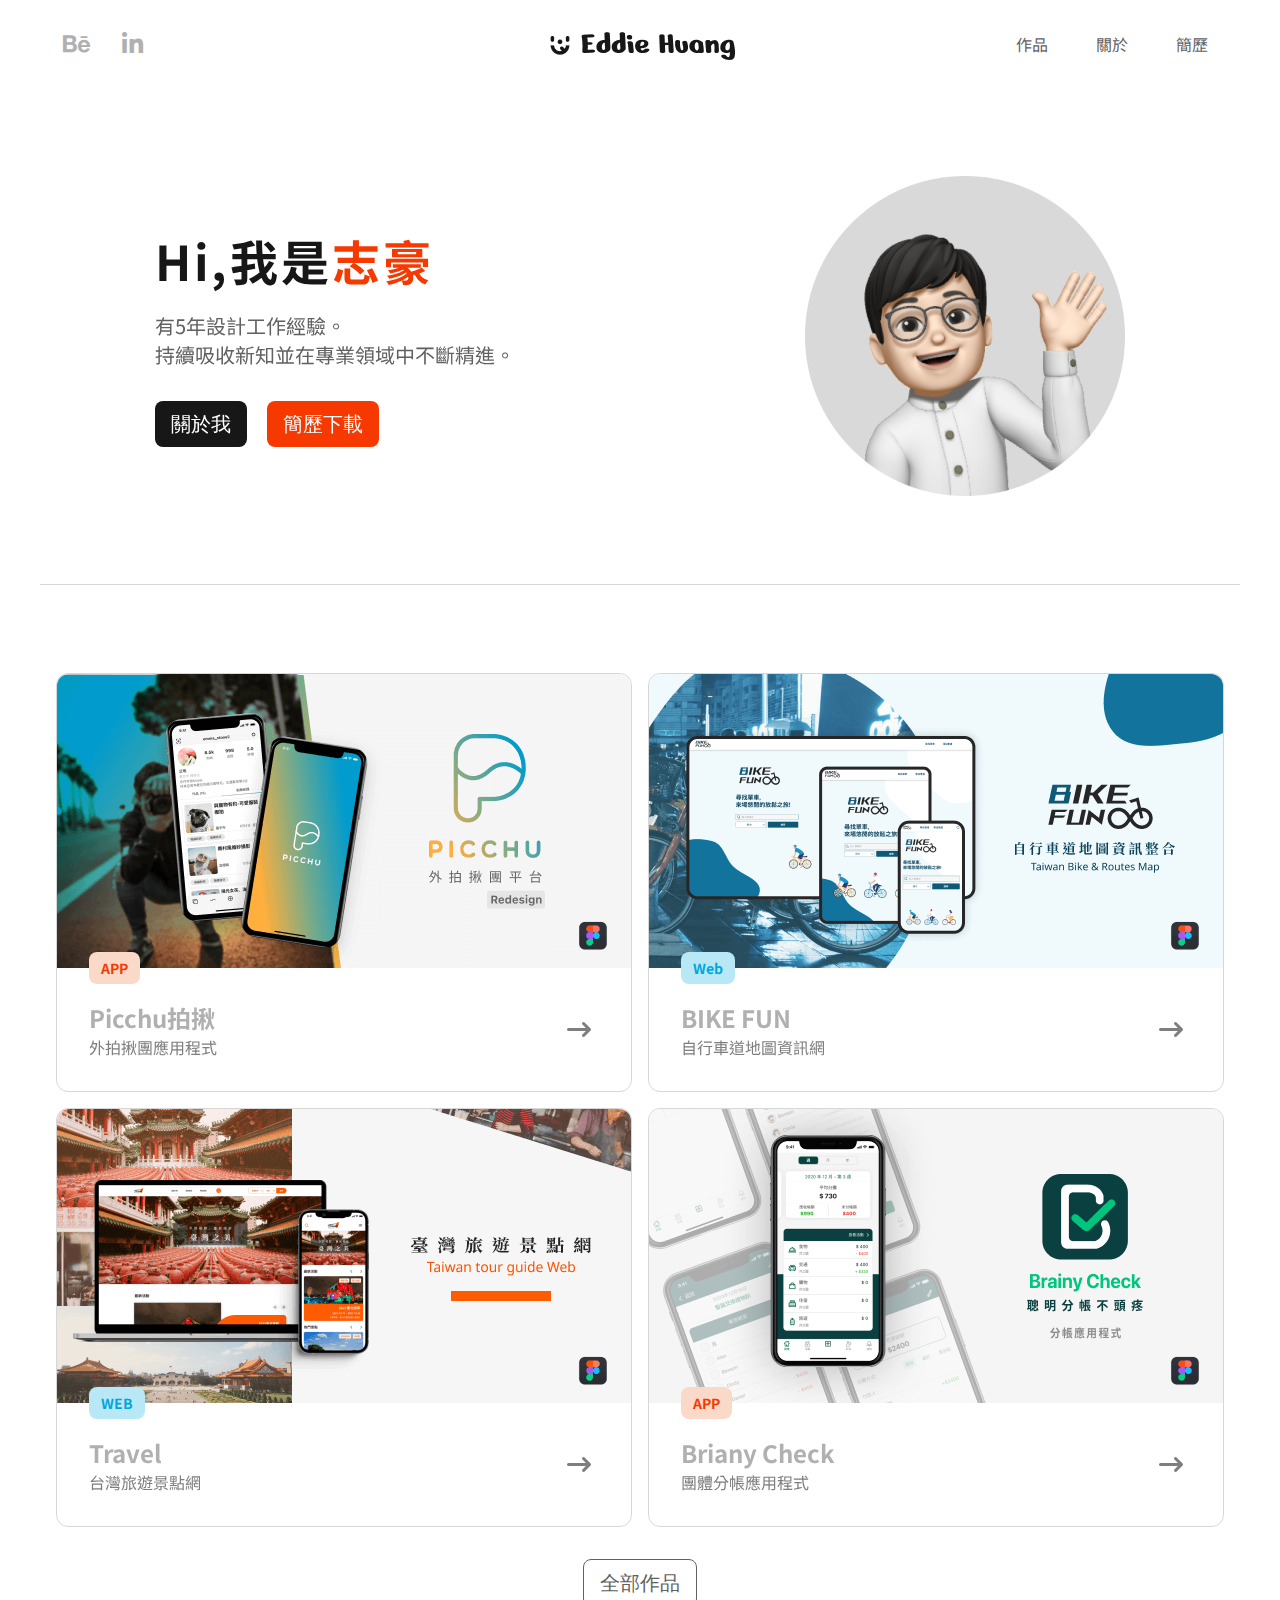
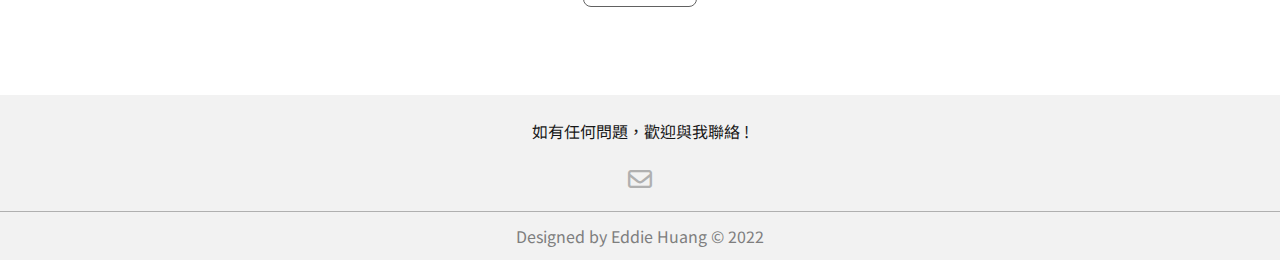
<file: index.html>
<!DOCTYPE html>
<html lang="tw">

<head>
    <meta charset="UTF-8">
    <meta http-equiv="X-UA-Compatible" content="IE=edge">
    <meta name="viewport" content="width=device-width, initial-scale=1.0">

    <title>Eddie Huang - UI/UX 作品集</title>
    <meta name="description" content="UI/UX設計師｜化繁為簡，找出最棒的解決方案">
    <link rel="shortcut icon" href="./images/favicon.ico" type="image/x-icon">

    <meta property="og:type" content="website">
    <meta property="og:title" content="Eddie Huang - UI/UX 作品集">
    <meta property="og:image" content="./images/Eddie_Huang.png">
    <meta property="og:description" content="UI/UX設計師｜化繁為簡，找出最棒的解決方案">
    <meta property="og:url" content="https://hao79216.github.io/portfolio/">

    <!-- google font -->
    <link rel="preconnect" href="https://fonts.googleapis.com">
    <link rel="preconnect" href="https://fonts.gstatic.com" crossorigin>
    <link href="https://fonts.googleapis.com/css2?family=Noto+Sans+TC:wght@400;700;900&display=swap" rel="stylesheet">
    <!-- font-awesome -->
    <link rel="stylesheet" href="https://cdnjs.cloudflare.com/ajax/libs/font-awesome/6.1.1/css/all.min.css">
    <!-- aos -->
    <link rel="stylesheet" href="https://unpkg.com/aos@next/dist/aos.css" />
    <!-- siwper -->
    <link rel="stylesheet" href="https://unpkg.com/swiper@8/swiper-bundle.min.css" />
    <link rel="stylesheet" href="./css/all.css">

</head>

<body>
    <!-- 選單 -->
    <nav class="menu extend d-md-none">
        <div class="container d-flex justify-content-between align-items-center">
            <ul class="d-flex justify-content-between align-items-center">
                <li class="menuItem">
                    <a href="https://www.behance.net/hungjihao" target="_blank" class="btn-icon text-center">
                        <i class="fa-brands fa-behance text-icon"></i>
                    </a>
                </li>
                <li class="menuItem">
                    <a href="https://www.linkedin.com/in/%E5%BF%97%E8%B1%AA-%E9%BB%83-0971a2238/" target="_blank"
                        class="btn-icon text-center">
                        <i class="fa-brands fa-linkedin-in text-icon text-center"></i>
                    </a>
                </li>
            </ul>
            <a href="index.html" class="logo">
                <img src="./images/logo.png" alt="Eddie Huang Logo">
            </a>
            <ul class="d-flex justify-content-between align-items-center">
                <li class="menuItem"><a href="project.html" class="btn btn-link">作品</a></li>
                <li class="menuItem"><a href="about.html" class="btn btn-link">關於</a></li>
                <li class="menuItem"><a href="Resume.pdf" target="_blank" class="btn btn-link">簡歷</a></li>
            </ul>
        </div>
    </nav>
    <!-- 漢堡選單 -->
    <nav class="menu extend d-none d-md-block">
        <div class="container">
            <ul class="d-flex justify-content-between align-items-center">
                <li>
                    <a href="index.html">
                        <img src="./images/logo.png" alt="Eddie Huang Logo">
                    </a>
                </li>
                <li class="burgerMenu">
                    <a href="#" class="burgerMenu-btn">
                        <i class="fa-solid fa-bars text-icon text-center"></i>
                    </a>
                </li>
            </ul>
        </div>
    </nav>
    <div class="burgerList">
        <div class="container">
            <div class="burgerClose mb6">
                <a href="#" class="burgerClose-btn text-gray-800"><i class="fa-solid fa-xmark text-icon"></i></a>
            </div>
            <ul class="d-flex flex-column justify-content-center align-items-center">
                <li class="burgerList-item"><a href="project.html" class="burgerList-btn">作品</a></li>
                <li class="burgerList-item"><a href="about.html" class="burgerList-btn">關於</a></li>
                <li class="burgerList-item mb6"><a href="Resume.pdf" target="_blank" class="burgerList-btn">簡歷</a></li>
                <li class="burgerList-item"><a href="https://www.behance.net/hungjihao" target="_blank"
                        class="burgerList-btn"><i class="fa-brands fa-behance-square text-icon"></i></a></li>
                <li class="burgerList-item"><a
                        href="https://www.linkedin.com/in/%E5%BF%97%E8%B1%AA-%E9%BB%83-0971a2238/" target="_blank"
                        class="burgerList-btn"><i class="fa-brands fa-linkedin-in text-icon"></i></a></li>
            </ul>
        </div>
    </div>
    <!-- header個人簡介 -->
    <div class="homeHeader container">
        <div class="row justify-content-center">
            <div class="col-10 col-md-12 d-flex justify-content-between align-items-center flex-md-column">
                <div class="d-md-flex flex-md-column mb6-md w-100" data-aos="fade-right" data-aos-offset="300"
                    data-aos-easing="ease-in-out">
                    <h1 class="h1 h2-md h3-sm text-gray-900 mb2">Hi,我是<span class="text-primary">志豪</span></h1>
                    <div class=" d-flex flex-column flex-wrap flex-md-row justify-content-md-between">
                        <div>
                            <p class="title">有5年設計工作經驗。</p>
                            <p class="title mb4">持續吸收新知並在專業領域中不斷精進。</p>
                        </div>
                        <div>
                            <button type="button" onclick="window.location.href='about.html'"
                                class="btn btn-lg btn-black mr2">關於我</button>
                            <button type="button" onclick="window.location.href='Resume.pdf'" 
                                class="btn btn-lg btn-primary">簡歷下載</button>
                        </div>
                    </div>
                </div>
                <img class="homeHeader-img" src="./images/memoji.png" alt="Eddie's memoji" data-aos="fade-left"
                    data-aos-offset="300" data-aos-easing="ease-in-out">
            </div>
        </div>
    </div>
    <!-- 作品區 -->
    <div class="container text-center mb-xl" data-aos="fade-up" data-aos-delay="300" data-aos-duration="1000" data-aos-offset="0">
        <ul class="row mb2" >
            <li class="col-6 col-md-12">
                <a class="card" href="./project/picchu.html">
                    <img class="card-img" src="./images/img_project cover/project_picchu.png" alt="picchu">
                    <div class="card-content">
                        <span class="tag tag-app">APP</span>
                        <div class="d-flex justify-content-between align-items-center">
                            <div>
                                <h2 class="h4">Picchu拍揪</h2>
                                <p class="text-gray-600">外拍揪團應用程式</p>
                            </div>
                            <span class="card-arrow"><i class="fa-solid fa-arrow-right-long text-icon"></i></span>
                        </div>
                    </div>
                </a>
            </li>
            <li class="col-6 col-md-12">
                <a class="card" href="./project/bikefun.html">
                    <img class="card-img" src="./images/img_project cover/project_bikefun.png" alt="bikefun">
                    <div class="card-content">
                        <span class="tag tag-web">Web</span>
                        <div class="d-flex justify-content-between align-items-center">
                            <div>
                                <h2 class="h4">BIKE FUN</h2>
                                <p class="text-gray-600">自行車道地圖資訊網</p>
                            </div>
                            <span class="card-arrow"><i class="fa-solid fa-arrow-right-long text-icon"></i></span>
                        </div>
                    </div>
                </a>
            </li>
            <li class="col-6 col-md-12">
                <a class="card" href="./project/travel.html">
                    <img class="card-img" src="./images/img_project cover/project_tourguide.png" alt="travel">
                    <div class="card-content">
                        <span class="tag tag-web">WEB</span>
                        <div class="d-flex justify-content-between align-items-center">
                            <div>
                                <h2 class="h4">Travel</h2>
                                <p class="text-gray-600">台灣旅遊景點網</p>
                            </div>
                            <span class="card-arrow"><i class="fa-solid fa-arrow-right-long text-icon"></i></span>
                        </div>
                    </div>
                </a>
            </li>
            <li class="col-6 col-md-12">
                <a class="card" href="./project/Briany Check.html">
                    <img class="card-img" src="./images/img_project cover/project_brianycheck.png" alt="Briany Check 分帳APP">
                    <div class="card-content">
                        <span class="tag tag-app">APP</span>
                        <div class="d-flex justify-content-between align-items-center">
                            <div>
                                <h2 class="h4">Briany Check</h2>
                                <p class="text-gray-600">團體分帳應用程式</p>
                            </div>
                            <span class="card-arrow"><i class="fa-solid fa-arrow-right-long text-icon"></i></span>
                        </div>
                    </div>
                </a>
            </li>
        </ul>
        <button type="button" onclick="location.href='project.html'"
            class="btn btn-lg btn-outline-gray m0-auto">全部作品</button>
    </div>
    <footer class="footer text-center">
        <div class="footer-top">
            <p class="text-gray-900 mb2">如有任何問題，歡迎與我聯絡 !</p>
            <a href="mailto:hao79216@hotmail.com" class="btn-icon m0-auto"><i class="fa-regular fa-envelope text-icon"></i></a>
        </div>
        <p class="footer-btm text-gray-600"> Designed by Eddie Huang © 2022 </p>
    </footer>

    <!-- jQuery -->
    <script src=https://cdnjs.cloudflare.com/ajax/libs/jquery/3.6.0/jquery.min.js></script>
    <!-- aos -->
    <script src="https://unpkg.com/aos@next/dist/aos.js"></script>
    <script>
        AOS.init();
    </script>
    <!-- swiper -->
    <script src="https://unpkg.com/swiper@8/swiper-bundle.min.js"></script>
    <script src="./js/all.js"></script>
</body>

</html>
</file>
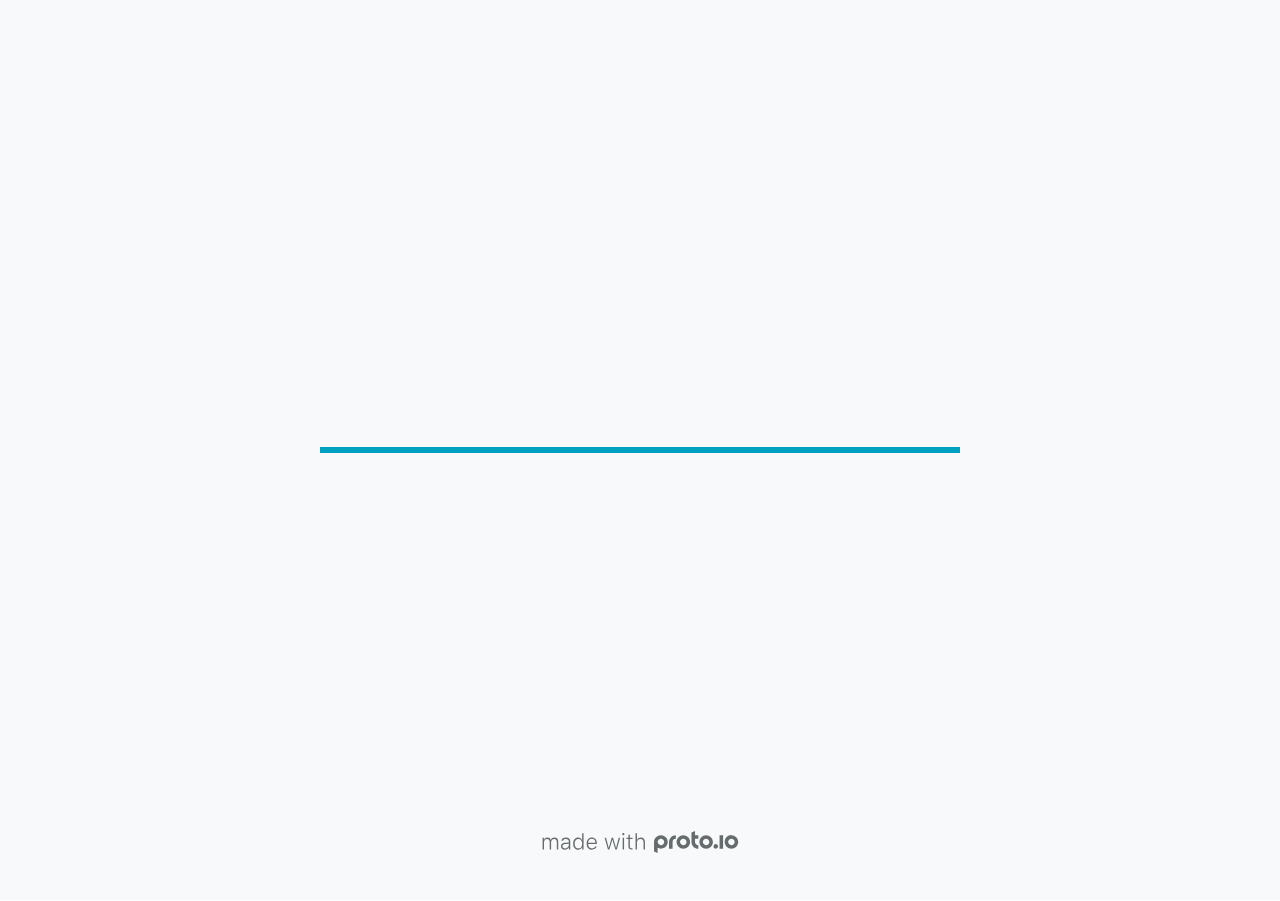
<file: Hi,Chef/index.html>
<!DOCTYPE HTML>
	<head>

		<meta charset="utf-8">

		<title>Hi,Chef - Proto.io</title>

		
			<meta name="HandheldFriendly" content="True">
			<meta name="MobileOptimized" content="414"> 

			
			
			
			<meta name="viewport" content="minimum-scale=1.00, maximum-scale=1.00, initial-scale=1.00, user-scalable=no, shrink-to-fit=no" />

			
				<meta name="apple-mobile-web-app-capable" content="yes" />
				<meta name="apple-mobile-web-app-status-bar-style" content="black-translucent" />
			

			<meta name="format-detection" content="telephone=no">


			

            
            <link rel="icon" sizes="192x192" href="./assets/branding/android-icon-hires.png">
            <link rel="icon" sizes="128x128" href="./assets/branding/android-icon.png">

            
            <link href="./assets/branding/apple-touch-icon-retina180.png" sizes="180x180" rel="apple-touch-icon">

            
            <link href="./assets/branding/apple-touch-icon-retina.png" sizes="114x114" rel="apple-touch-icon">

            
            <link href="./assets/branding/apple-touch-icon.png" sizes="57x57" rel="apple-touch-icon">

            
            <link href="./assets/branding/startup.png" media="(device-width: 320px)" rel="apple-touch-startup-image">

            
            <link href="./assets/branding/startup-retina.png" media="(device-width: 320px) and (device-height: 480px) and (-webkit-device-pixel-ratio: 2)" rel="apple-touch-startup-image">

            
            <link href="./assets/branding/startup-568.png" media="(device-width: 320px) and (device-height: 568px) and (-webkit-device-pixel-ratio: 2)" rel="apple-touch-startup-image">

            
            <link href="./assets/branding/startup-retina-6.png" media="(device-width: 375px) and (device-height: 667px) and (orientation: portrait) and (-webkit-device-pixel-ratio: 2)" rel="apple-touch-startup-image">

            
            <link href="./assets/branding/startup-retina-6plus.png" media="(device-width: 414px) and (device-height: 736px) and (orientation: portrait) and (-webkit-device-pixel-ratio: 3)" rel="apple-touch-startup-image">

            
            <link href="./assets/branding/startup-retina-6plus-landscape.png" media="(device-width: 414px) and (device-height: 736px) and (orientation: landscape) and (-webkit-device-pixel-ratio: 3)" rel="apple-touch-startup-image">

            
            <link href="./assets/branding/startup-ipad.png" media="(device-width: 768px) and (orientation: portrait)" rel="apple-touch-startup-image">

            
            <link href="./assets/branding/startup-ipad-landscape.png" media="(device-width: 768px) and (orientation: landscape)" rel="apple-touch-startup-image">

            
            <link href="./assets/branding/startup-ipad-retina.png" media="(device-width: 768px) and (orientation: portrait) and (-webkit-device-pixel-ratio: 2)" rel="apple-touch-startup-image">

            
            <link href="./assets/branding/startup-ipad-landscape-retina.png" media="(device-width: 768px) and (orientation: landscape) and (-webkit-device-pixel-ratio: 2)" rel="apple-touch-startup-image">

            
            <link href="./assets/branding/startup-ipad-pro.png" media="(device-width: 1024px) and (orientation: portrait) and (-webkit-device-pixel-ratio: 2)" rel="apple-touch-startup-image">

            
            <link href="./assets/branding/startup-ipad-pro-landscape.png" media="(device-width: 1024px) and (orientation: landscape) and (-webkit-device-pixel-ratio: 2)" rel="apple-touch-startup-image">

			<meta http-equiv="cleartype" content="on"> 


			 
		    <script type="text/javascript" src="./scripts/plugins/jquery/jquery.js"></script>

			
				<link rel="stylesheet" href="./stylesheets/player-export.css" />
				<script type="text/javascript" src="./scripts/player-export.js"></script>
			

			
			<script type="text/javascript" src="./libraries/common/components.js"></script> 
			<link type="text/css" rel="Stylesheet" href="./libraries/common/components.1.00.css" /> 

			
					<script type="text/javascript" src="./libraries/ios9/components.js"></script> 
					<link type="text/css" rel="Stylesheet" href="./libraries/ios9/components.1.00.css" /> 
				
				<script type="text/javascript" src="./data/data.js"></script> 
			

		<style>
			body { width: 414px; height: 896px; }
			.landscape, .landscape .prx-page { min-height: 414px; }
			.portrait, .portrait .prx-page { min-height: 896px; }
		</style>

		<script type="text/javascript">

			prx.ver = '6.6.67.2';
			prx.url.account = 'https://eddiehuang2.proto.io';
			prx.url.staticassets = 'https://gal.proto.io';
			prx.url.devices = 'https://dteyv52hbg2at.cloudfront.net/devices';
			prx.url.static = 'https://dteyv52hbg2at.cloudfront.net';
			prx.url.siteurl = 'proto.io';
			prx.url.crossmsg = 'https://eddiehuang2.proto.io';

			prx.nodejsassetsserver = {};
			prx.nodejsassetsserver.host = ".proto.io";
			prx.nodejsassetsserver.subdomainprefix = "https://at";
			prx.nodejsassetsserver.maxsubdomains = "20";

			prx.device_library = 'ios9';
			prx.devices[prx.device] = {
				name: prx.device
				,defaultOrientation: 'portrait'
				,portrait_applies: 1 //new
				,portrait: [414,896]
				,landscape_applies: 1 //new
				,landscape: [896,414]
				,allow_orientation_change: 1 //new
				,statusbar_skin: 'default' // new
				,statusbarheightportrait: 0
				,statusbarheightlandscape: 0
				,navigationbar_skin: 'default' //new
				,navigationbarheightportrait: 0
				,navigationbarheightlandscape: 0
				,normalportrait: [414,896]
				,normallandscape: [896,414]
				,device_s3bucket: '6a9e70ba-0e0c-41f6-ab20-45aaf591e647'
				,dpr: '1.00'
				,deviceType: "iphonex"
                ,showiPhoneXNotch: true
                ,hasCustomSkinNotch: false
				,appleWatchRoundedCorners: false
				,scrollType: "default"
				,initialscale: 1.00
				,targetdensitydpi: "device-dpi"
			}

			prx.projectsettings.id = '465c44b4-2e50-494c-9aa5-959a0e89df1a';
			prx.projectsettings.s3b = 'eddiehuang2-1122493-68b7b62a-a418-c445-3fa61da7e1d954a4';
			prx.projectsettings.account = 'eddiehuang2';
			prx.projectsettings.statusbar = '0'; 
			prx.projectsettings.statusbarapplies = '0';
			prx.projectsettings.navigationbar = '0';
			prx.projectsettings.navigationbarapplies = '0';
			prx.projectsettings.initialpageid = -1;
			
			
			prx.projectsettings.flashactions = 1;
			prx.projectsettings.gatrackingcode = '';

			prx.export2html = '1' == true;
			prx.mobPlayer = 0;

			prx.user.country = 'US';

			prx.s3Links = []; 
			var sLinkedAssets = [];
			

			prx.csrf_token = '1718FFE5710E4D100689A8AA877CB3C3FA5703BD6BF19EF43B70747DCDD977F1';

            

            
                            prx.assetsAccessToken = "eyJ0eXAiOiJKV1QiLCJhbGciOiJIUzI1NiJ9.eyJkIjp7InVpZCI6Ii0xIiwicHJvamVjdF9pZCI6IjQ2NWM0NGI0LTJlNTAtNDk0Yy05YWE1LTk1OWEwZTg5ZGYxYSJ9LCJ2IjowLCJleHAiOjE2MTE0ODU1MTQsImlhdCI6MTYxMTMwNTUxNH0.2w2PvNtgXsr_Buoh0DPjVbup3DK7fEErKwSQCRkMpjU";

			prx.iniPlayer.iniPreLoad();

		</script>
	</head>

	

			<body class="player device-cursor-touch mobile-device-true " " id="mbd" >

				
					<div id='iphoneX-notch-player'>
						<span class="iphoneX-notch-corners"></span>
					</div>
				
				<div id="window-wrapper">
					<div id="dragarea"></div>
					<div id="statusbar"></div>
					<div id="underlay" style=""></div>

					<div class="prx-page" data-role="page" id="p-1" data-id="1"></div>
					
								<div class="prx-page" data-role="page" id="p-3" data-id="3"></div>
							
								<div class="prx-page" data-role="page" id="p-4" data-id="4"></div>
							
								<div class="prx-page" data-role="page" id="p-7" data-id="7"></div>
							
								<div class="prx-page" data-role="page" id="p-10" data-id="10"></div>
							
								<div class="prx-page" data-role="page" id="p-11" data-id="11"></div>
							
								<div class="prx-page" data-role="page" id="p-12" data-id="12"></div>
							
								<div class="prx-page" data-role="page" id="p-14" data-id="14"></div>
							
								<div class="prx-page" data-role="page" id="p-15" data-id="15"></div>
							
								<div class="prx-page" data-role="page" id="p-16" data-id="16"></div>
							
								<div class="prx-page" data-role="page" id="p-17" data-id="17"></div>
							
								<div class="prx-page" data-role="page" id="p-19" data-id="19"></div>
							
								<div class="prx-page" data-role="page" id="p-21" data-id="21"></div>
							
								<div class="prx-page" data-role="page" id="p-23" data-id="23"></div>
							
								<div class="prx-page" data-role="page" id="p-24" data-id="24"></div>
							
								<div class="prx-page" data-role="page" id="p-26" data-id="26"></div>
							
								<div class="prx-page" data-role="page" id="p-30" data-id="30"></div>
							
								<div class="prx-page" data-role="page" id="p-31" data-id="31"></div>
							
								<div class="prx-page" data-role="page" id="p-32" data-id="32"></div>
							
								<div class="prx-page" data-role="page" id="p-33" data-id="33"></div>
							
					<div id="navigationbar"></div>
					<div id="overlay"></div>
					<div id="trash"></div>
					<div id="quick-audios"></div>
				</div>

				 
			<div id="loader-wrapper">
				
				<div class="progress">
					<div class="progress-bar"></div>
				</div>
				<div id="poweredby"></div>
			</div>
			


			</body>
		

</html>
</file>
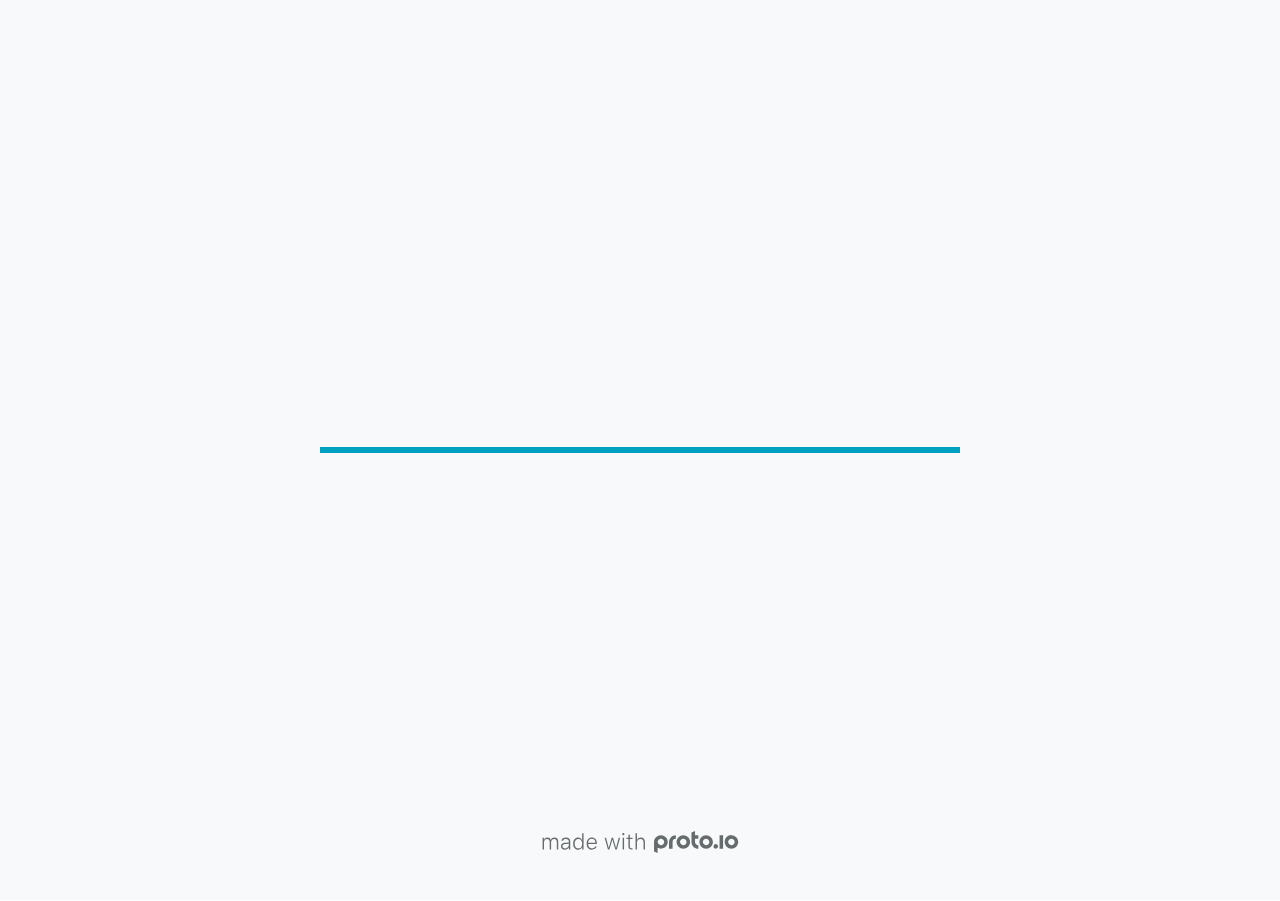
<file: Jmentor/index.html>
<!DOCTYPE HTML>
	<head>

		<meta charset="utf-8">

		<title>J-Mentor - Proto.io</title>

		
			<meta name="HandheldFriendly" content="True">
			<meta name="MobileOptimized" content="414"> 

			
			
			
			<meta name="viewport" content="minimum-scale=1.00, maximum-scale=1.00, initial-scale=1.00, user-scalable=no, shrink-to-fit=no" />

			
				<meta name="apple-mobile-web-app-capable" content="yes" />
				<meta name="apple-mobile-web-app-status-bar-style" content="black-translucent" />
			

			<meta name="format-detection" content="telephone=no">


			

            
            <link rel="icon" sizes="192x192" href="./assets/branding/android-icon-hires.png">
            <link rel="icon" sizes="128x128" href="./assets/branding/android-icon.png">

            
            <link href="./assets/branding/apple-touch-icon-retina180.png" sizes="180x180" rel="apple-touch-icon">

            
            <link href="./assets/branding/apple-touch-icon-retina.png" sizes="114x114" rel="apple-touch-icon">

            
            <link href="./assets/branding/apple-touch-icon.png" sizes="57x57" rel="apple-touch-icon">

            
            <link href="./assets/branding/startup.png" media="(device-width: 320px)" rel="apple-touch-startup-image">

            
            <link href="./assets/branding/startup-retina.png" media="(device-width: 320px) and (device-height: 480px) and (-webkit-device-pixel-ratio: 2)" rel="apple-touch-startup-image">

            
            <link href="./assets/branding/startup-568.png" media="(device-width: 320px) and (device-height: 568px) and (-webkit-device-pixel-ratio: 2)" rel="apple-touch-startup-image">

            
            <link href="./assets/branding/startup-retina-6.png" media="(device-width: 375px) and (device-height: 667px) and (orientation: portrait) and (-webkit-device-pixel-ratio: 2)" rel="apple-touch-startup-image">

            
            <link href="./assets/branding/startup-retina-6plus.png" media="(device-width: 414px) and (device-height: 736px) and (orientation: portrait) and (-webkit-device-pixel-ratio: 3)" rel="apple-touch-startup-image">

            
            <link href="./assets/branding/startup-retina-6plus-landscape.png" media="(device-width: 414px) and (device-height: 736px) and (orientation: landscape) and (-webkit-device-pixel-ratio: 3)" rel="apple-touch-startup-image">

            
            <link href="./assets/branding/startup-ipad.png" media="(device-width: 768px) and (orientation: portrait)" rel="apple-touch-startup-image">

            
            <link href="./assets/branding/startup-ipad-landscape.png" media="(device-width: 768px) and (orientation: landscape)" rel="apple-touch-startup-image">

            
            <link href="./assets/branding/startup-ipad-retina.png" media="(device-width: 768px) and (orientation: portrait) and (-webkit-device-pixel-ratio: 2)" rel="apple-touch-startup-image">

            
            <link href="./assets/branding/startup-ipad-landscape-retina.png" media="(device-width: 768px) and (orientation: landscape) and (-webkit-device-pixel-ratio: 2)" rel="apple-touch-startup-image">

            
            <link href="./assets/branding/startup-ipad-pro.png" media="(device-width: 1024px) and (orientation: portrait) and (-webkit-device-pixel-ratio: 2)" rel="apple-touch-startup-image">

            
            <link href="./assets/branding/startup-ipad-pro-landscape.png" media="(device-width: 1024px) and (orientation: landscape) and (-webkit-device-pixel-ratio: 2)" rel="apple-touch-startup-image">

			<meta http-equiv="cleartype" content="on"> 


			 
		    <script type="text/javascript" src="./scripts/plugins/jquery/jquery.js"></script>

			
				<link rel="stylesheet" href="./stylesheets/player-export.css" />
				<script type="text/javascript" src="./scripts/player-export.js"></script>
			

			
			<script type="text/javascript" src="./libraries/common/components.js"></script> 
			<link type="text/css" rel="Stylesheet" href="./libraries/common/components.1.00.css" /> 

			
					<script type="text/javascript" src="./libraries/ios9/components.js"></script> 
					<link type="text/css" rel="Stylesheet" href="./libraries/ios9/components.1.00.css" /> 
				
				<script type="text/javascript" src="./data/data.js"></script> 
			

		<style>
			body { width: 414px; height: 736px; }
			.landscape, .landscape .prx-page { min-height: 414px; }
			.portrait, .portrait .prx-page { min-height: 736px; }
		</style>

		<script type="text/javascript">

			prx.ver = '6.6.88.1';
			prx.url.account = 'https://eddiehuang.proto.io';
			prx.url.staticassets = 'https://gal.proto.io';
			prx.url.devices = 'https://dteyv52hbg2at.cloudfront.net/devices';
			prx.url.static = 'https://dteyv52hbg2at.cloudfront.net';
			prx.url.siteurl = 'proto.io';
			prx.url.crossmsg = 'https://eddiehuang.proto.io';

			prx.nodejsassetsserver = {};
			prx.nodejsassetsserver.host = ".proto.io";
			prx.nodejsassetsserver.subdomainprefix = "https://at";
			prx.nodejsassetsserver.maxsubdomains = "20";

			prx.device_library = 'ios9';
			prx.devices[prx.device] = {
				name: prx.device
				,defaultOrientation: 'portrait'
				,portrait_applies: 1 //new
				,portrait: [414,736]
				,landscape_applies: 1 //new
				,landscape: [736,414]
				,allow_orientation_change: 1 //new
				,statusbar_skin: 'default' // new
				,statusbarheightportrait: 0
				,statusbarheightlandscape: 0
				,navigationbar_skin: 'default' //new
				,navigationbarheightportrait: 0
				,navigationbarheightlandscape: 0
				,normalportrait: [414,736]
				,normallandscape: [736,414]
				,device_s3bucket: 'e4476308-f421-47d0-856e-bacf59c35c02'
				,dpr: '1.00'
				,deviceType: "default"
                ,showiPhoneXNotch: false
                ,hasCustomSkinNotch: false
				,appleWatchRoundedCorners: false
				,scrollType: "default"
				,initialscale: 1.00
				,targetdensitydpi: "device-dpi"
			}
			// save a copy of the device in the player state
			prx.currentPlayerStatus.projectDevice = prx.toolbox.clone(prx.devices[prx.device]);
			prx.currentPlayerStatus.targetDevice = {"ISANDROIDTABLET":0,"ISIPOD":0,"ISCHROME":0,"ISIOS":1,"ISMSIE":0,"ISMOZILLA":0,"isAndroid-Pad":0,"ISOPERA":0,"ISWEBKIT":0,"SOSVERSION":{"CBUILDVER":"","CMAJORVER":"","CMINORVER":"","CTEXT":"","IMINORVER":0,"IMAJORVER":0,"IBUILDVER":0},"ISIPAD":0,"ISMOBILE":1,"ISSAFARI":0,"ISIPHONE":1,"ISWINDOWS":0,"ISWINDOWSTOUCH":0,"ISDEVICE":1,"ISANDROID":0,"ISCUSTOM":0};
			prx.releaseChannel = 'stable';

			prx.projectsettings.id = 'df5f01ec-e40c-4f45-8fce-50b2ec2d9290';
			prx.projectsettings.s3b = 'eddiehuang-1217090-4f80209a-e78f-966b-891fb9fe486aae2b';
			prx.projectsettings.account = 'eddiehuang';
			prx.projectsettings.statusbar = '0'; 
			prx.projectsettings.statusbarapplies = '0';
			prx.projectsettings.navigationbar = '0';
			prx.projectsettings.navigationbarapplies = '0';
			prx.projectsettings.initialpageid = -1;
			
			
			prx.projectsettings.flashactions = 1;
			prx.projectsettings.gatrackingcode = '';

			prx.export2html = '1' == true;
			prx.mobPlayer = 0;

			prx.user.country = 'US';

			prx.s3Links = []; 
			var sLinkedAssets = [];
			

			prx.csrf_token = '97840E9E3110BCE21560CCDF014C05AC95C06C4BF28E01AD1C8AB65D88C998F6';

            

            
                            prx.assetsAccessToken = "eyJ0eXAiOiJKV1QiLCJhbGciOiJIUzI1NiJ9.eyJkIjp7InVpZCI6Ii0xIiwicHJvamVjdF9pZCI6ImRmNWYwMWVjLWU0MGMtNGY0NS04ZmNlLTUwYjJlYzJkOTI5MCJ9LCJ2IjowLCJleHAiOjE2Mjk3MjE1NDUsImlhdCI6MTYyOTU0MTU0NX0.EvFUAvIAJCIUYx-rNXaJQvfN1vB9JMmgzmOFVBsP8vQ";

			prx.iniPlayer.iniPreLoad();

		</script>
	</head>

	

			<body class="player device-cursor-touch mobile-device-true " " id="mbd" >

				
				<div id="window-wrapper">
					<div id="dragarea"></div>
					<div id="statusbar"></div>
					<div id="underlay" style=""></div>

					<div class="prx-page" data-role="page" id="p-1" data-id="1"></div>
					
								<div class="prx-page" data-role="page" id="p-3" data-id="3"></div>
							
								<div class="prx-page" data-role="page" id="p-5" data-id="5"></div>
							
								<div class="prx-page" data-role="page" id="p-6" data-id="6"></div>
							
								<div class="prx-page" data-role="page" id="p-7" data-id="7"></div>
							
								<div class="prx-page" data-role="page" id="p-8" data-id="8"></div>
							
								<div class="prx-page" data-role="page" id="p-10" data-id="10"></div>
							
								<div class="prx-page" data-role="page" id="p-11" data-id="11"></div>
							
								<div class="prx-page" data-role="page" id="p-12" data-id="12"></div>
							
								<div class="prx-page" data-role="page" id="p-14" data-id="14"></div>
							
								<div class="prx-page" data-role="page" id="p-15" data-id="15"></div>
							
								<div class="prx-page" data-role="page" id="p-16" data-id="16"></div>
							
								<div class="prx-page" data-role="page" id="p-17" data-id="17"></div>
							
								<div class="prx-page" data-role="page" id="p-18" data-id="18"></div>
							
								<div class="prx-page" data-role="page" id="p-19" data-id="19"></div>
							
								<div class="prx-page" data-role="page" id="p-20" data-id="20"></div>
							
								<div class="prx-page" data-role="page" id="p-22" data-id="22"></div>
							
								<div class="prx-page" data-role="page" id="p-23" data-id="23"></div>
							
								<div class="prx-page" data-role="page" id="p-24" data-id="24"></div>
							
								<div class="prx-page" data-role="page" id="p-25" data-id="25"></div>
							
					<div id="navigationbar"></div>
					<div id="overlay"></div>
					<div id="trash"></div>
					<div id="quick-audios"></div>
				</div>

				 
			<div id="loader-wrapper">
				
				<div class="progress">
					<div class="progress-bar"></div>
				</div>
				<div id="poweredby"></div>
			</div>
			


			</body>
		

</html>
</file>
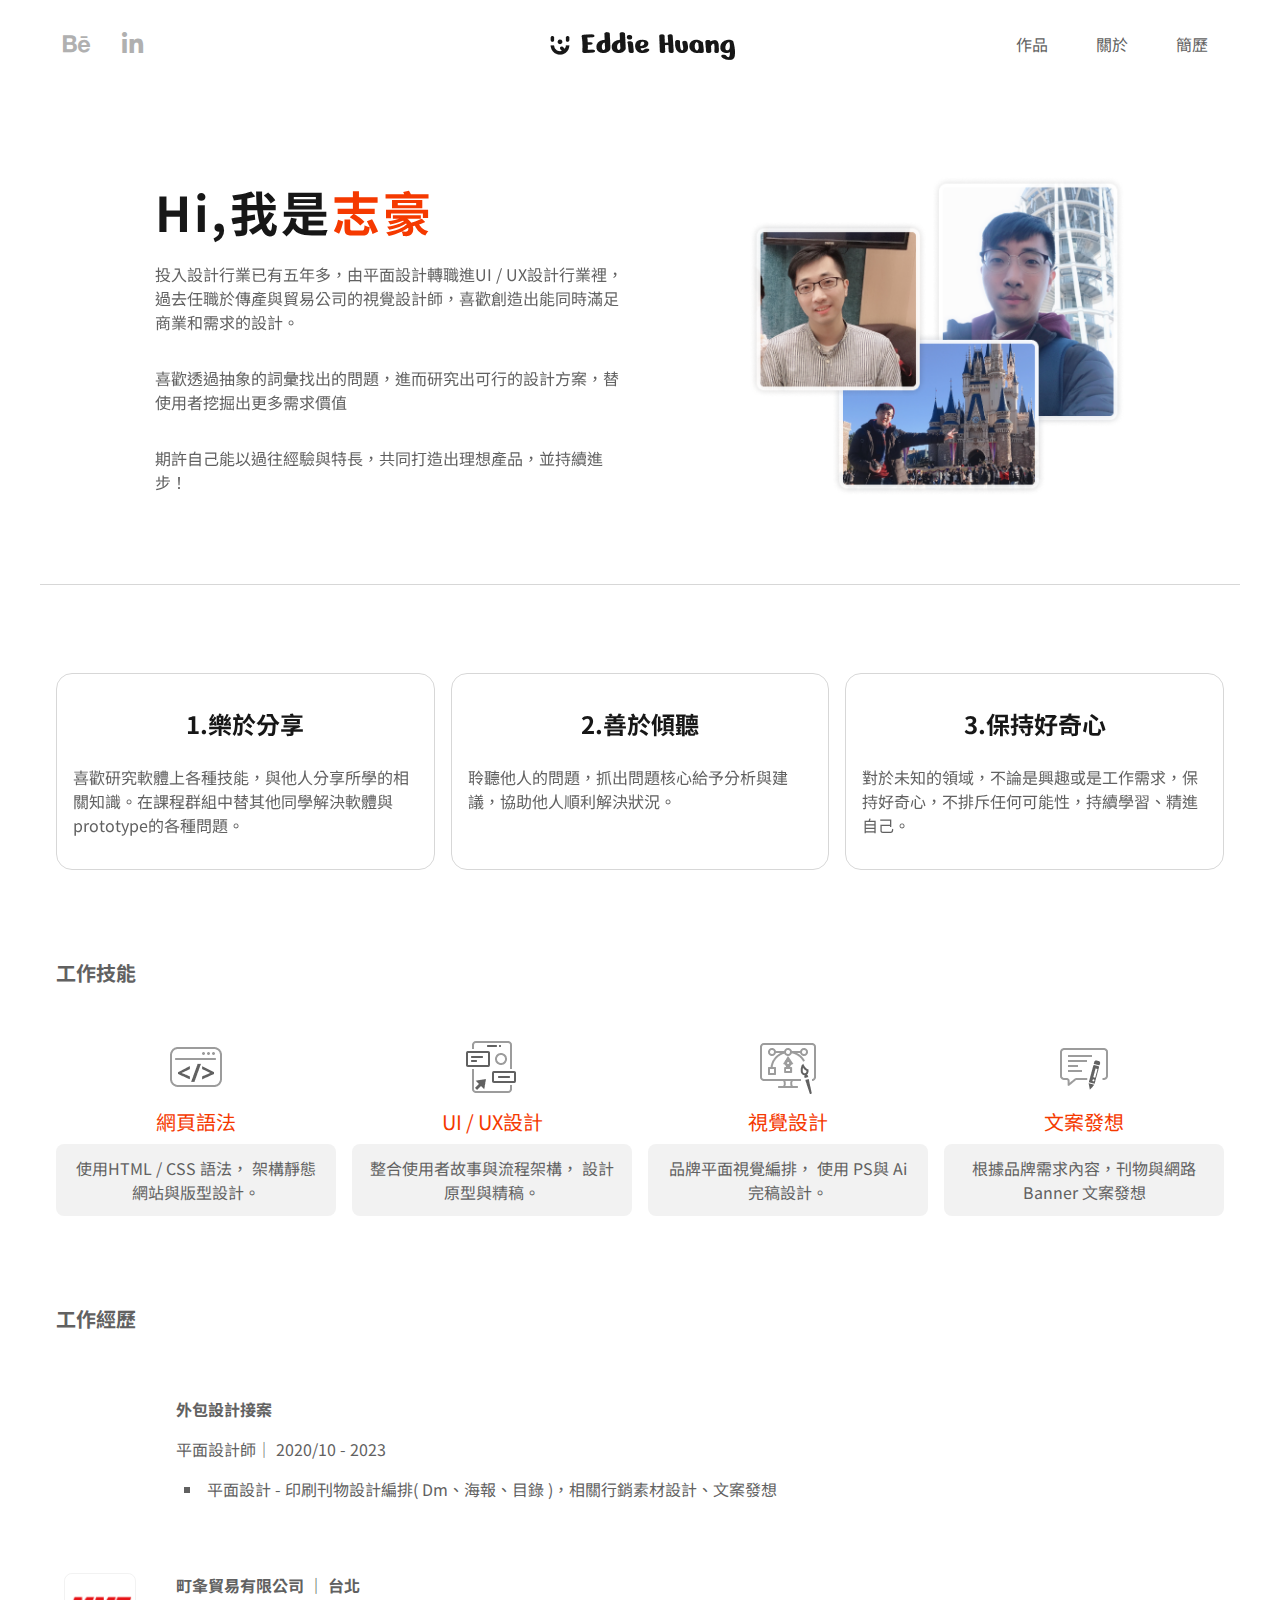
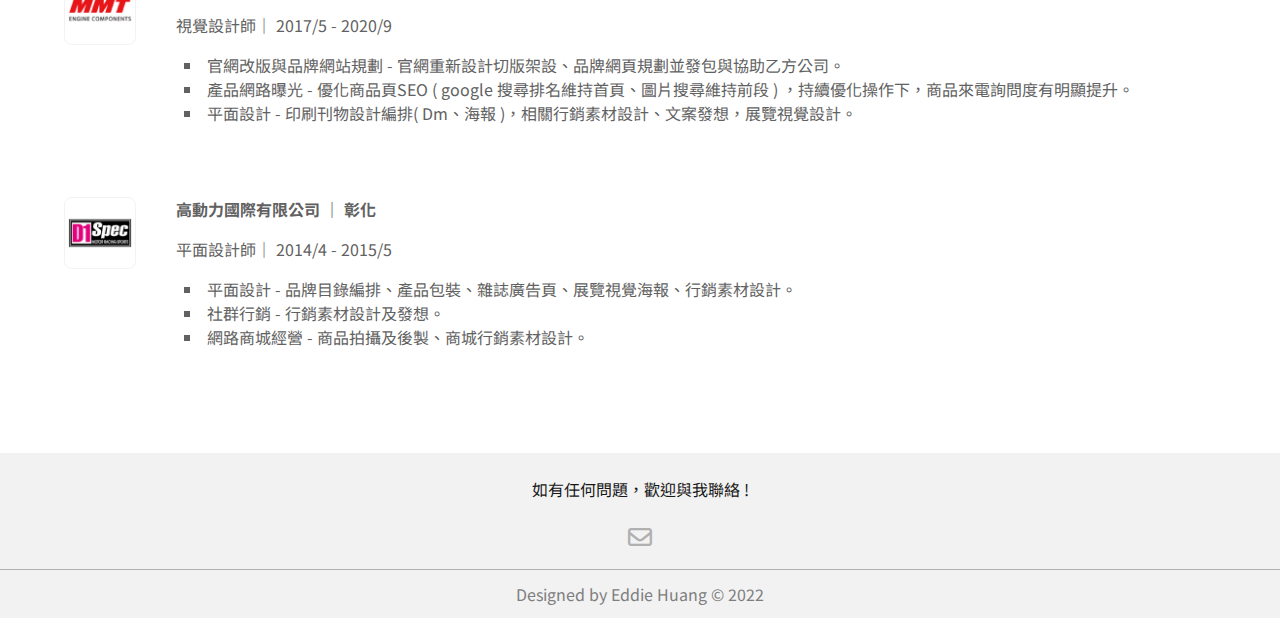
<file: about.html>
<!DOCTYPE html>
<html lang="tw">

<head>
    <meta charset="UTF-8">
    <meta http-equiv="X-UA-Compatible" content="IE=edge">
    <meta name="viewport" content="width=device-width, initial-scale=1.0">

    <title>關於 - Eddie Huang</title>
    <meta name="description" content="UI/UX設計師｜化繁為簡，找出最棒的解決方案">
    <link rel="shortcut icon" href="./images/favicon.ico" type="image/x-icon">

    <meta property="og:type" content="website">
    <meta property="og:title" content="Eddie Huang - UI/UX 作品集">
    <meta property="og:image" content="./images/Eddie_Huang.png">
    <meta property="og:description" content="UI/UX設計師｜化繁為簡，找出最棒的解決方案">
    <meta property="og:url" content="https://hao79216.github.io/portfolio/">

    <!-- google font -->
    <link rel="preconnect" href="https://fonts.googleapis.com">
    <link rel="preconnect" href="https://fonts.gstatic.com" crossorigin>
    <link href="https://fonts.googleapis.com/css2?family=Noto+Sans+TC:wght@400;700;900&display=swap" rel="stylesheet">
    <!-- font-awesome -->
    <link rel="stylesheet" href="https://cdnjs.cloudflare.com/ajax/libs/font-awesome/6.1.1/css/all.min.css">
    <!-- aos -->
    <link rel="stylesheet" href="https://unpkg.com/aos@next/dist/aos.css" />
    <!-- siwper -->
    <link rel="stylesheet" href="https://unpkg.com/swiper@8/swiper-bundle.min.css" />
    <link rel="stylesheet" href="./css/all.css">

</head>

<body>
    <!-- 選單 -->
    <nav class="menu extend d-md-none">
        <div class="container d-flex justify-content-between align-items-center">
            <ul class="d-flex justify-content-between align-items-center">
                <li class="menuItem">
                    <a href="https://www.behance.net/hungjihao" target="_blank" class="btn-icon text-center">
                        <i class="fa-brands fa-behance text-icon"></i>
                    </a>
                </li>
                <li class="menuItem">
                    <a href="https://www.linkedin.com/in/%E5%BF%97%E8%B1%AA-%E9%BB%83-0971a2238/" target="_blank"
                        class="btn-icon text-center">
                        <i class="fa-brands fa-linkedin-in text-icon text-center"></i>
                    </a>
                </li>
            </ul>
            <a href="index.html" class="logo">
                <img src="./images/logo.png" alt="Eddie Huang Logo">
            </a>
            <ul class="d-flex justify-content-between align-items-center">
                <li class="menuItem"><a href="project.html" class="btn btn-link">作品</a></li>
                <li class="menuItem"><a href="about.html" class="btn btn-link">關於</a></li>
                <li class="menuItem"><a href="Resume.pdf" target="_blank" class="btn btn-link">簡歷</a></li>
            </ul>
        </div>
    </nav>
    <!-- 漢堡選單 -->
    <nav class="menu extend d-none d-md-block">
        <div class="container">
            <ul class="d-flex justify-content-between align-items-center">
                <li>
                    <a href="index.html">
                        <img src="./images/logo.png" alt="Eddie Huang Logo">
                    </a>
                </li>
                <li class="burgerMenu">
                    <a href="#" class="burgerMenu-btn">
                        <i class="fa-solid fa-bars text-icon text-center"></i>
                    </a>
                </li>
            </ul>
        </div>
    </nav>
    <div class="burgerList">
        <div class="container">
            <div class="burgerClose mb6">
                <a href="#" class="burgerClose-btn text-gray-800"><i class="fa-solid fa-xmark text-icon"></i></a>
            </div>
            <ul class="d-flex flex-column justify-content-center align-items-center">
                <li class="burgerList-item"><a href="project.html" class="burgerList-btn">作品</a></li>
                <li class="burgerList-item"><a href="about.html" class="burgerList-btn">關於</a></li>
                <li class="burgerList-item mb6"><a href="Resume.pdf" target="_blank" class="burgerList-btn">簡歷</a></li>
                <li class="burgerList-item"><a href="https://www.behance.net/hungjihao" target="_blank"
                        class="burgerList-btn"><i class="fa-brands fa-behance-square text-icon"></i></a></li>
                <li class="burgerList-item"><a
                        href="https://www.linkedin.com/in/%E5%BF%97%E8%B1%AA-%E9%BB%83-0971a2238/" target="_blank"
                        class="burgerList-btn"><i class="fa-brands fa-linkedin-in text-icon"></i></a></li>
            </ul>
        </div>
    </div>
    <!-- header個人簡介 -->
    <div class="homeHeader container">
        <div class="row justify-content-center">
            <div class="col-5 col-md-12 mb6-md" data-aos="fade-right" data-aos-offset="300"
                data-aos-easing="ease-in-out">
                <h1 class="h1 h2-md h3-sm text-gray-900 mb2">Hi,我是<span class="text-primary">志豪</span></h1>
                <div class=" d-flex flex-column flex-wrap flex-md-row justify-content-md-between">
                    <p class="mb4">投入設計行業已有五年多，由平面設計轉職進UI / UX設計行業裡，
                        過去任職於傳產與貿易公司的視覺設計師，喜歡創造出能同時滿足
                        商業和需求的設計。</p>
                    <p class="mb4">喜歡透過抽象的詞彙找出的問題，進而研究出可行的設計方案，替
                        使用者挖掘出更多需求價值</p>
                    <p>期許自己能以過往經驗與特長，共同打造出理想產品，並持續進步！</p>
                </div>
            </div>
            <div class="col-5 col-md-12 text-right text-md-center" data-aos="fade-left" data-aos-offset="300"
                data-aos-easing="ease-in-out">
                <img class="aboutHeader-img" src="./images/aboutImg.png" alt="I'm Eddie">
            </div>
        </div>
    </div>
    <!-- 個人優點 -->
    <div class="container mb-xl mb8-md mb5-sm" data-aos="fade-up" data-aos-anchor-placement="top-bottom"
        data-aos-delay="200">
        <ul class="row">
            <li class="col-4 col-md-6 col-sm-12 mb3-md mb2-sm">
                <div class="strength">
                    <h2 class="h4 text-gray-900 text-center mb3">1.樂於分享</h2>
                    <p>喜歡研究軟體上各種技能，與他人分享所學的相關知識。在課程群組中替其他同學解決軟體與prototype的各種問題。</p>
                </div>
            </li>
            <li class="col-4 col-md-6 col-sm-12 mb3-md mb2-sm">
                <div class="strength h-100">
                    <h2 class="h4 text-gray-900 text-center mb3">2.善於傾聽</h2>
                    <p>聆聽他人的問題，抓出問題核心給予分析與建議，協助他人順利解決狀況。</p>
                </div>
            </li>
            <li class="col-4 col-md-12">
                <div class="strength h-100">
                    <h2 class="h4 text-gray-900 text-center mb3">3.保持好奇心</h2>
                    <p>對於未知的領域，不論是興趣或是工作需求，保持好奇心，不排斥任何可能性，持續學習、精進自己。</p>
                </div>
            </li>
        </ul>
    </div>
    <!-- 工作技能 -->
    <div class="container mb-xl mb8-md mb5-sm">
        <h2 class="h5 mb6 mb4-md text-sm-center">工作技能</h2>
        <ul class="row">
            <li class="col-3 col-md-6 col-sm-12 text-center mb4-md">
                <img class="skill-img" src="./images/codeIcon.png" alt="">
                <h3 class="title text-primary text-center mb1">網頁語法</h3>
                <p class="skill-content text-center">使用HTML / CSS 語法，
                    架構靜態網站與版型設計。</p>
            </li>
            <li class="col-3 col-md-6 col-sm-12 d-flex flex-column mb4-md">
                <img class="skill-img" src="./images/uiIcon.png" alt="">
                <h3 class="title text-primary text-center mb1">UI / UX設計</h3>
                <div class="skill-content h-100">
                    <p class="text-center">整合使用者故事與流程架構，
                        設計原型與精稿。</p>
                </div>
            </li>
            <li class="col-3 col-md-6 col-sm-12 d-flex flex-column mb4-sm">
                <img class="skill-img" src="./images/graphIcon.png" alt="">
                <h3 class="title text-primary text-center mb1">視覺設計</h3>
                <div class="skill-content h-100">
                    <p class="text-center">品牌平面視覺編排，
                        使用 PS與 Ai 完稿設計。</p>
                </div>
            </li>
            <li class="col-3 col-md-6 col-sm-12 d-flex flex-column">
                <img class="skill-img" src="./images/copywritingIcon.png" alt="">
                <h3 class="title text-primary text-center mb1">文案發想</h3>
                <div class="skill-content h-100">
                    <p class="text-center">根據品牌需求內容，刊物與網路 Banner 文案發想</p>
                </div>
            </li>
        </ul>
    </div>
    <!-- 工作經歷 -->
    <div class="container mb-xl mb8-md mb5-sm">
        <h2 class="h5 mb6 mb4-md text-sm-center">工作經歷</h2>
        <ul class="row">
            <li class=" job col-12 d-flex  align-items-start flex-sm-column align-items-sm-center mb5">
                <span class="job-offset"></span>
                <div class="job-content ">
                    <p class="subtitle mb2 text-sm-center">外包設計接案 </p>
                    <p class="mb2 text-sm-center">平面設計師｜ 2020/10 - 2023</p>
                    <ul>
                        <li class="job-list">平面設計 - 印刷刊物設計編排( Dm、海報、目錄 )，相關行銷素材設計、文案發想</li>
                    </ul>
                </div>
            </li>
            <li class=" job col-12 d-flex  align-items-start flex-sm-column align-items-sm-center mb5">
                <img class="job-logo" src="./images/mmt_logo.png" alt="Machimine Trading">
                <div class="job-content">
                    <p class="subtitle mb2 text-sm-center">町夆貿易有限公司 ｜ 台北</p>
                    <p class="mb2 text-sm-center">視覺設計師｜ 2017/5 - 2020/9</p>
                    <ul>
                        <li class="job-list">官網改版與品牌網站規劃 - 官網重新設計切版架設、品牌網頁規劃並發包與協助乙方公司。</li>
                        <li class="job-list">產品網路曝光 - 優化商品頁SEO ( google 搜尋排名維持首頁、圖片搜尋維持前段 ) ，持續優化操作下，商品來電詢問度有明顯提升。</li>
                        <li class="job-list">平面設計 - 印刷刊物設計編排( Dm、海報 )，相關行銷素材設計、文案發想，展覽視覺設計。</li>
                    </ul>
                </div>
            </li>
            <li class=" job col-12 d-flex  align-items-start flex-sm-column align-items-sm-center ">
                <img class="job-logo" src="./images/d1spec_logo.png" alt="D1spec">
                <div class="job-content">
                    <p class="subtitle mb2 text-sm-center">高動力國際有限公司 ｜ 彰化</p>
                    <p class="mb2 text-sm-center">平面設計師｜ 2014/4 - 2015/5</p>
                    <ul>
                        <li class="job-list">平面設計 - 品牌目錄編排、產品包裝、雜誌廣告頁、展覽視覺海報、行銷素材設計。 </li>
                        <li class="job-list">社群行銷 - 行銷素材設計及發想。</li>
                        <li class="job-list">網路商城經營 - 商品拍攝及後製、商城行銷素材設計。</li>
                    </ul>
                </div>
            </li>
        </ul>
    </div>
    <footer class="footer text-center">
        <div class="footer-top">
            <p class="text-gray-900 mb2">如有任何問題，歡迎與我聯絡 !</p>
            <a href="mailto:hao79216@hotmail.com" class="btn-icon m0-auto"><i class="fa-regular fa-envelope text-icon"></i></a>
        </div>
        <p class="footer-btm text-gray-600"> Designed by Eddie Huang © 2022 </p>
    </footer>

    <!-- jQuery -->
    <script src=https://cdnjs.cloudflare.com/ajax/libs/jquery/3.6.0/jquery.min.js></script>
    <!-- aos -->
    <script src="https://unpkg.com/aos@next/dist/aos.js"></script>
    <script>
        AOS.init();
    </script>
    <!-- swiper -->
    <script src="https://unpkg.com/swiper@8/swiper-bundle.min.js"></script>
    <script src="/js/all.js"></script>
</body>

</html>
</file>
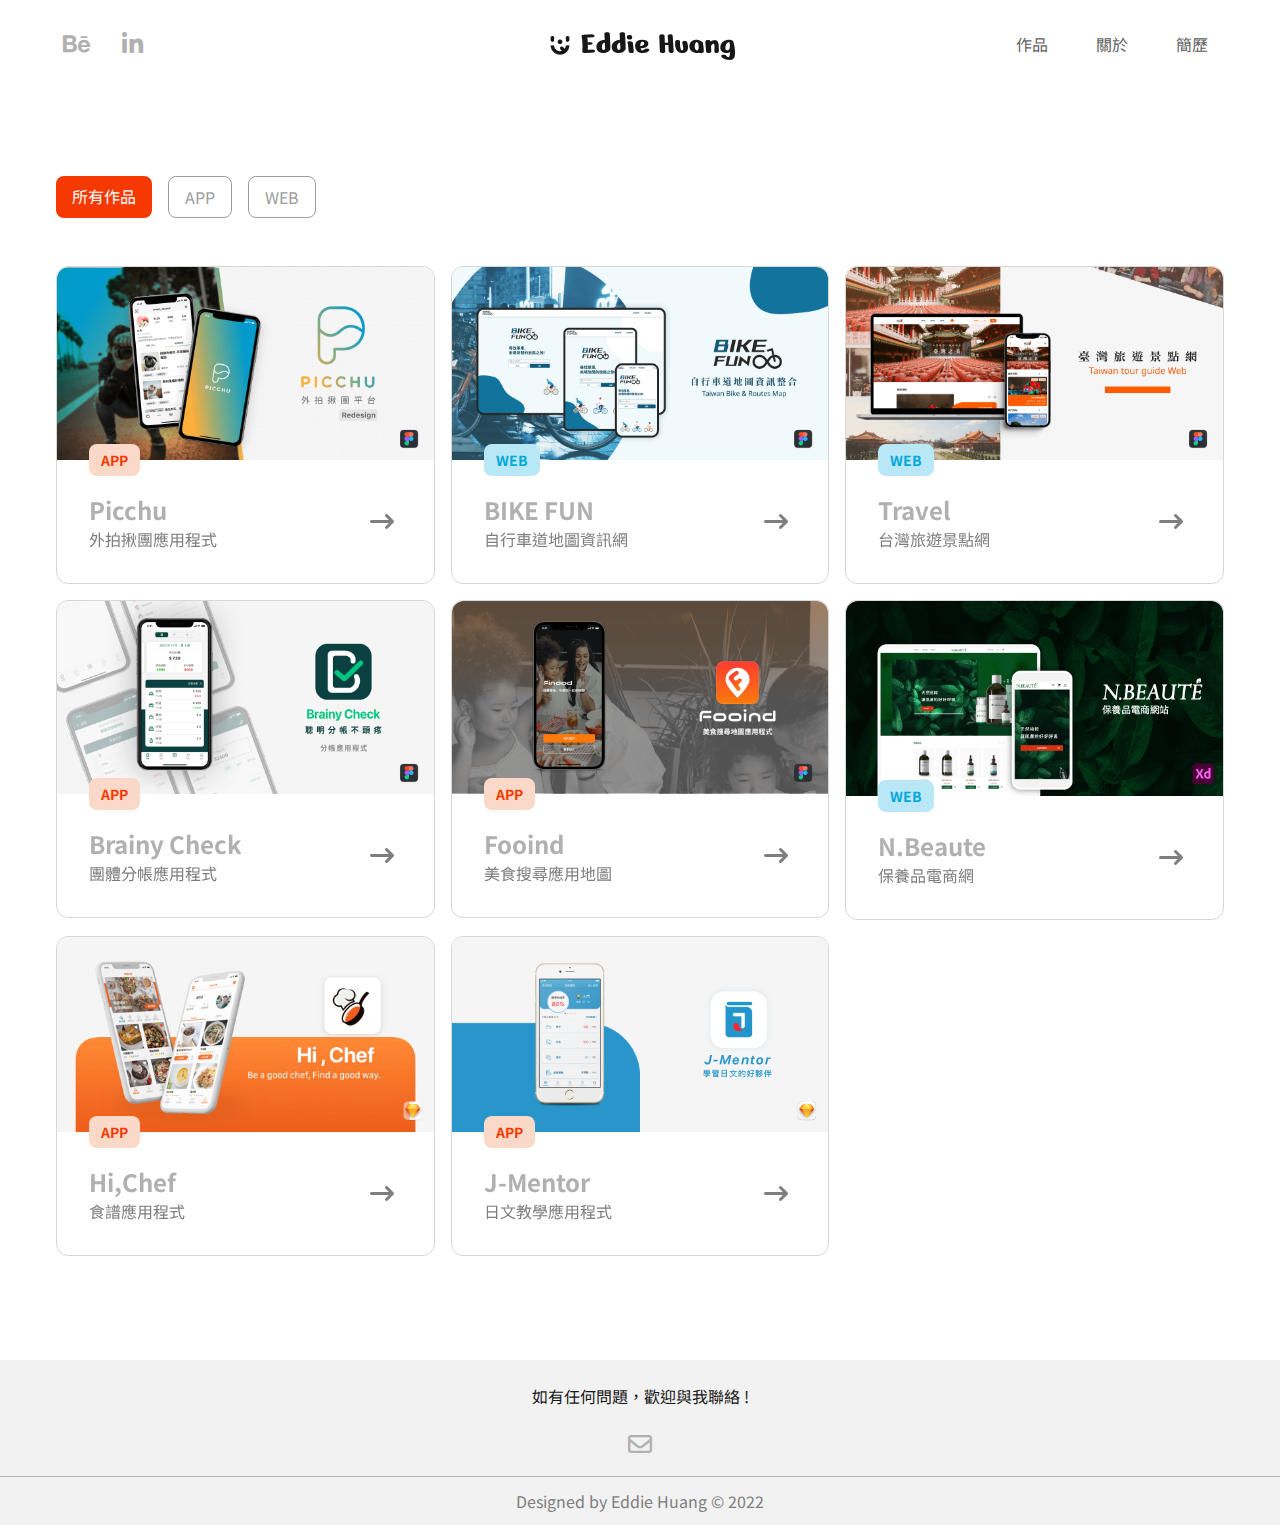
<file: project.html>
<!DOCTYPE html>
<html lang="tw">

<head>
    <meta charset="UTF-8">
    <meta http-equiv="X-UA-Compatible" content="IE=edge">
    <meta name="viewport" content="width=device-width, initial-scale=1.0">

    <title>作品一覽 - Eddie Huang</title>
    <meta name="description" content="UI/UX設計師｜化繁為簡，找出最棒的解決方案">
    <link rel="shortcut icon" href="./images/favicon.ico" type="image/x-icon">

    <meta property="og:type" content="website">
    <meta property="og:title" content="Eddie Huang - UI/UX 作品集">
    <meta property="og:image" content="./images/Eddie_Huang.png">
    <meta property="og:description" content="UI/UX設計師｜化繁為簡，找出最棒的解決方案">
    <meta property="og:url" content="https://hao79216.github.io/portfolio/">

    <!-- google font -->
    <link rel="preconnect" href="https://fonts.googleapis.com">
    <link rel="preconnect" href="https://fonts.gstatic.com" crossorigin>
    <link href="https://fonts.googleapis.com/css2?family=Noto+Sans+TC:wght@400;700;900&display=swap" rel="stylesheet">
    <!-- font-awesome -->
    <link rel="stylesheet" href="https://cdnjs.cloudflare.com/ajax/libs/font-awesome/6.1.1/css/all.min.css">
    <!-- aos -->
    <link rel="stylesheet" href="https://unpkg.com/aos@next/dist/aos.css" />
    <link rel="stylesheet" href="./css/all.css">

</head>

<body>
    <div class="wrap">
        <!-- 選單 -->
        <nav class="menu extend d-md-none">
            <div class="container d-flex justify-content-between align-items-center">
                <ul class="d-flex justify-content-between align-items-center">
                    <li class="menuItem">
                        <a href="https://www.behance.net/hungjihao" target="_blank" class="btn-icon text-center">
                            <i class="fa-brands fa-behance text-icon"></i>
                        </a>
                    </li>
                    <li class="menuItem">
                        <a href="https://www.linkedin.com/in/%E5%BF%97%E8%B1%AA-%E9%BB%83-0971a2238/" target="_blank"
                            class="btn-icon text-center">
                            <i class="fa-brands fa-linkedin-in text-icon text-center"></i>
                        </a>
                    </li>
                </ul>
                <a href="index.html" class="logo">
                    <img src="./images/logo.png" alt="Eddie Huang Logo">
                </a>
                <ul class="d-flex justify-content-between align-items-center">
                    <li class="menuItem"><a href="project.html" class="btn btn-link">作品</a></li>
                    <li class="menuItem"><a href="about.html" class="btn btn-link">關於</a></li>
                    <li class="menuItem"><a href="Resume.pdf" target="_blank" class="btn btn-link">簡歷</a></li>
                </ul>
            </div>
        </nav>
        <!-- 漢堡選單 -->
        <nav class="menu extend d-none d-md-block">
            <div class="container">
                <ul class="d-flex justify-content-between align-items-center">
                    <li>
                        <a href="index.html">
                            <img src="./images/logo.png" alt="Eddie Huang Logo">
                        </a>
                    </li>
                    <li class="burgerMenu">
                        <a href="#" class="burgerMenu-btn">
                            <i class="fa-solid fa-bars text-icon text-center"></i>
                        </a>
                    </li>
                </ul>
            </div>
        </nav>
        <div class="burgerList">
            <div class="container">
                <div class="burgerClose mb6">
                    <a href="#" class="burgerClose-btn text-gray-800"><i class="fa-solid fa-xmark text-icon"></i></a>
                </div>
                <ul class="d-flex flex-column justify-content-center align-items-center">
                    <li class="burgerList-item"><a href="project.html" class="burgerList-btn">作品</a></li>
                    <li class="burgerList-item"><a href="about.html" class="burgerList-btn">關於</a></li>
                    <li class="burgerList-item mb6"><a href="Resume.pdf" target="_blank" class="burgerList-btn">簡歷</a>
                    </li>
                    <li class="burgerList-item"><a href="https://www.behance.net/hungjihao" target="_blank"
                            class="burgerList-btn"><i class="fa-brands fa-behance-square text-icon"></i></a></li>
                    <li class="burgerList-item"><a
                            href="https://www.linkedin.com/in/%E5%BF%97%E8%B1%AA-%E9%BB%83-0971a2238/" target="_blank"
                            class="burgerList-btn"><i class="fa-brands fa-linkedin-in text-icon"></i></a></li>
                </ul>
            </div>
        </div>
        <!-- 作品區 -->
        <div class="container text-center mb-xl mb8-md mb5-sm">
            <ul class="filter mb6 mb4-md">
                <li class="filter-item btn btn-primary" data-filter="all">所有作品</li>
                <li class="filter-item btn btn-outline-gray-500" data-filter="app">APP</li>
                <li class="filter-item btn btn-outline-gray-500" data-filter="web">WEB</li>
            </ul>
            <ul class="row mb2" data-aos="fade-up" data-aos-delay="100" data-aos-duration="600">
                <li class="col-4 col-lg-6 col-md-12 project app">
                    <a class="card" href="./project/picchu.html">
                        <img class="card-img" src="./images/img_project cover/project_picchu.png" alt="">
                        <div class="card-content">
                            <span class="tag tag-app">APP</span>
                            <div class="d-flex justify-content-between align-items-center">
                                <div>
                                    <h2 class="h4">Picchu</h2>
                                    <p class="text-gray-600">外拍揪團應用程式</p>
                                </div>
                                <span class="card-arrow"><i class="fa-solid fa-arrow-right-long text-icon"></i></span>
                            </div>
                        </div>
                    </a>
                </li>
                <li class="col-4 col-lg-6 col-md-12 project web">
                    <a class="card" href="./project/bikefun.html">
                        <img class="card-img" src="./images/img_project cover/project_bikefun.png" alt="">
                        <div class="card-content">
                            <span class="tag tag-web">WEB</span>
                            <div class="d-flex justify-content-between align-items-center">
                                <div>
                                    <h2 class="h4">BIKE FUN</h2>
                                    <p class="text-gray-600">自行車道地圖資訊網</p>
                                </div>
                                <span class="card-arrow"><i class="fa-solid fa-arrow-right-long text-icon"></i></span>
                            </div>
                        </div>
                    </a>
                </li>
                <li class="col-4 col-lg-6 col-md-12 project web">
                    <a class="card" href="./project/travel.html">
                        <img class="card-img" src="./images/img_project cover/project_tourguide.png" alt="">
                        <div class="card-content">
                            <span class="tag tag-web">WEB</span>
                            <div class="d-flex justify-content-between align-items-center">
                                <div>
                                    <h2 class="h4">Travel</h2>
                                    <p class="text-gray-600">台灣旅遊景點網</p>
                                </div>
                                <span class="card-arrow"><i class="fa-solid fa-arrow-right-long text-icon"></i></span>
                            </div>
                        </div>
                    </a>
                </li>
                <li class="col-4 col-lg-6 col-md-12 project app">
                    <a class="card" href="./project/Briany Check.html">
                        <img class="card-img" src="./images/img_project cover/project_brianycheck.png" alt="">
                        <div class="card-content">
                            <span class="tag tag-app">APP</span>
                            <div class="d-flex justify-content-between align-items-center">
                                <div>
                                    <h2 class="h4">Brainy Check</h2>
                                    <p class="text-gray-600">團體分帳應用程式</p>
                                </div>
                                <span class="card-arrow"><i class="fa-solid fa-arrow-right-long text-icon"></i></span>
                            </div>
                        </div>
                    </a>
                </li>
                <li class="col-4 col-lg-6 col-md-12 project app">
                    <a href="./project/Fooind.html" class="card">
                        <img class="card-img" src="./images/img_project cover/project_fooind.png" alt="">
                        <div class="card-content">
                            <span class="tag tag-app">APP</span>
                            <div class="d-flex justify-content-between align-items-center">
                                <div>
                                    <h2 class="h4">Fooind</h2>
                                    <p class="text-gray-600">美食搜尋應用地圖</p>
                                </div>
                                <span class="card-arrow"><i class="fa-solid fa-arrow-right-long text-icon"></i></span>
                            </div>
                        </div>
                    </a>
                </li>
                <li class="col-4 col-lg-6 col-md-12 project web">
                    <a class="card" href="./project/NBeaute.html">
                        <img class="card-img" src="./images/img_project cover/project_nbeaute.png" alt="">
                        <div class="card-content">
                            <span class="tag tag-web">WEB</span>
                            <div class="d-flex justify-content-between align-items-center">
                                <div>
                                    <h2 class="h4">N.Beaute</h2>
                                    <p class="text-gray-600">保養品電商網</p>
                                </div>
                                <span class="card-arrow"><i class="fa-solid fa-arrow-right-long text-icon"></i></span>
                            </div>
                        </div>
                    </a>
                </li>
                <li class="col-4 col-lg-6 col-md-12 project app">
                    <a class="card" href="./project/Hi,Chef.html">
                        <img class="card-img" src="./images/img_project cover/project_hichef.png" alt="">
                        <div class="card-content">
                            <span class="tag tag-app">APP</span>
                            <div class="d-flex justify-content-between align-items-center">
                                <div>
                                    <h2 class="h4">Hi,Chef</h2>
                                    <p class="text-gray-600">食譜應用程式</p>
                                </div>
                                <span class="card-arrow"><i class="fa-solid fa-arrow-right-long text-icon"></i></span>
                            </div>
                        </div>
                    </a>
                </li>
                <li class="col-4 col-lg-6 col-md-12 project app">
                    <a class="card" href="./project/J-Mentor.html">
                        <img class="card-img" src="./images/img_project cover/project_jmentor.png" alt="">
                        <div class="card-content">
                            <span class="tag tag-app">APP</span>
                            <div class="d-flex justify-content-between align-items-center">
                                <div>
                                    <h2 class="h4">J-Mentor</h2>
                                    <p class="text-gray-600">日文教學應用程式</p>
                                </div>
                                <span class="card-arrow"><i class="fa-solid fa-arrow-right-long text-icon"></i></span>
                            </div>
                        </div>
                    </a>
                </li>
            </ul>
        </div>
    </div>
    <footer class="footer text-center">
        <div class="footer-top">
            <p class="text-gray-900 mb2">如有任何問題，歡迎與我聯絡 !</p>
            <a href="mailto:hao79216@hotmail.com" class="btn-icon m0-auto"><i class="fa-regular fa-envelope text-icon"></i></a>
        </div>
        <p class="footer-btm text-gray-600 "> Designed by Eddie Huang © 2022 </p>
    </footer>

    <script src=https://cdnjs.cloudflare.com/ajax/libs/jquery/3.6.0/jquery.min.js></script>
    <!-- aos -->
    <script src="https://unpkg.com/aos@next/dist/aos.js"></script>
    <script>
        AOS.init();
    </script>
    <script src="./js/all.js"></script>
</body>

</html>
</file>
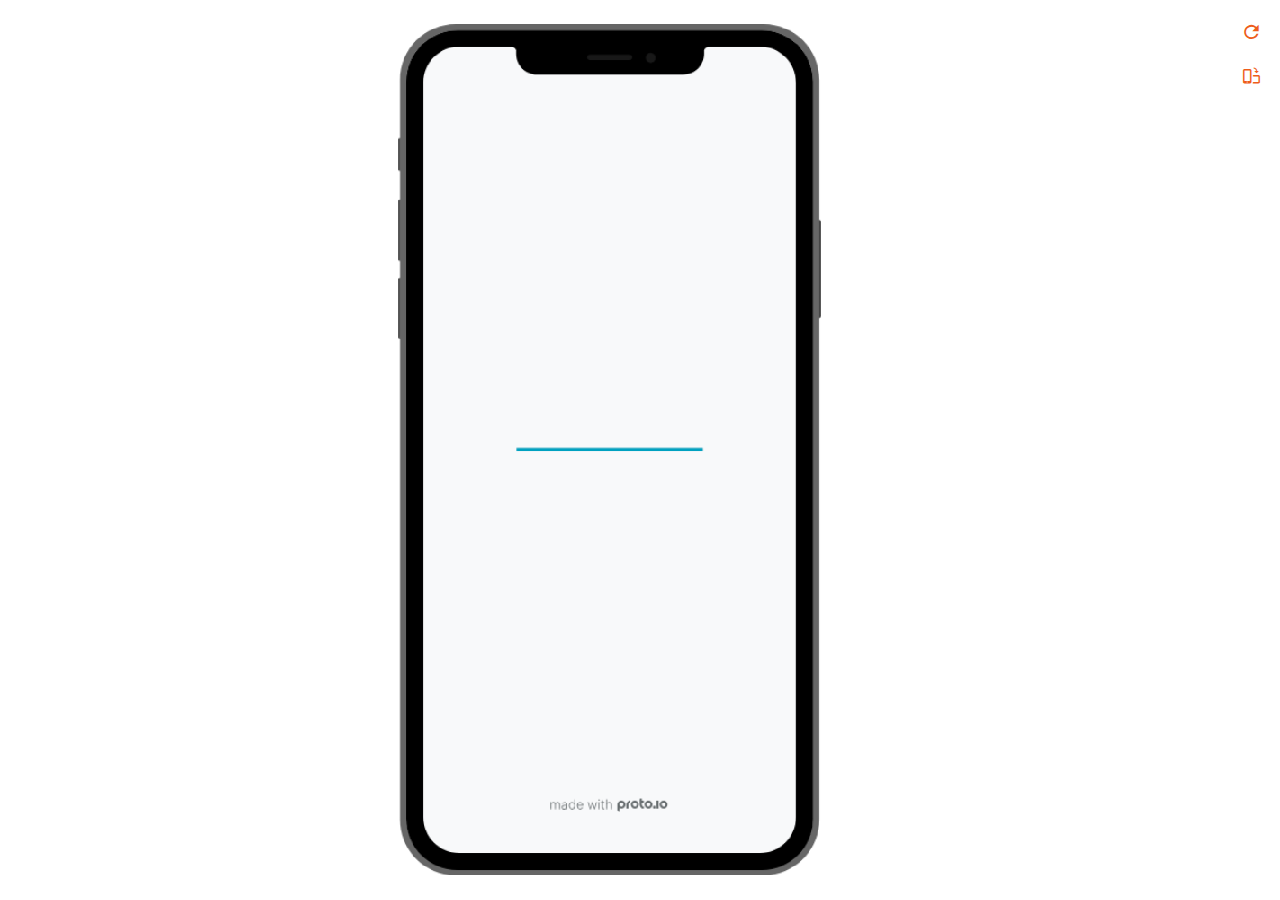
<file: Hi,Chef/frame.html>
<!DOCTYPE HTML>
    <head>
    <meta charset="utf-8">

    <title>Hi,Chef - Proto.io player</title>

    

			<link type="text/css" rel="stylesheet" href="./stylesheets/preview-export-min.css">
			<script type="text/javascript" src="./scripts/preview-export-min.js"></script>

		

    <script type="text/javascript">
        var prx = window.prx || {};
        prx.orientation = 'portrait';
        prx.orientations = {};
        prx.orientations.portrait = 1;
        prx.orientations.landscape = 1;
        prx.project = {};
        prx.project.id = '465c44b4-2e50-494c-9aa5-959a0e89df1a';
        prx.project.title = 'Hi,Chef';
        prx.project.version = 0;
        prx.project.livepreview = 0;
        prx.project.account = "eddiehuang2";
        prx.activePage = {};
        prx.usercountry = "us";
        
            prx.user = false;
        
        prx.skin = 'apple-phone-iphoneX-1';
        prx.ver = '6.6.67.2';
        //prx.flashactions = 1;
		prx.flashactions = 1; //we are not using the DB value anymore

        prx.nodejsassetsserver = {};
        prx.nodejsassetsserver.host = ".proto.io";
        prx.nodejsassetsserver.subdomainprefix = "https://at";
        prx.nodejsassetsserver.maxsubdomains = "20";
        prx.account = "eddiehuang2";
        prx.browserShowScreenshots = 'true';
        prx.url.crossmsg = 'https://eddiehuang2.proto.io';
        prx.playerUrl = 'https://eddiehuang2.proto.io/player/';
        prx.spaces = false;
        prx.csrf_token = '40716F62C745E6FBDA8CCF80D98A61BF4C186A992A927E47A57B232041B6839C';

        
    </script>

    

</head>


<body style="background-color:transparent;"> <!--背景透明 #fff 變 transparent-->

    

    <div class="page-sidebar">
        
        <div class="sidebar-action-buttons">

            
                <span class="header-action-button player-icon-reload embed-icon-reload" id="refresh-preview">
                    <span class="tooltip">Refresh preview</span>
                </span>
                
                    <span  class="header-action-button player-icon-rotate embed-icon-rotate" id="change-orientation">
                        <span class="tooltip">Change orientation</span>
                    </span>
                

        </div>

    </div>

    <div id="maincontent" class="portrait">

        <div id="shortcut-pressed-outer">
            <div id="shortcut-pressed"></div>
        </div>
        

			<div class="frame_generic">
				
				<div class="body_generic skin_apple-phone-iphoneX-1 skin-wrapper skin-os-apple skin-device-phone skin-model-iphoneX skin-size-1 skin-color-black skin-orientation-portrait skin-dimensions-414-896">

					<div class="buttons top"></div>
					<div class="detail-top"></div>
					<div class="web-search"></div>
					<div class="buttons left"></div>

					<div class="body_generic_inner">
						
						<iframe id="pio-playerframe" src="index.html" scrolling="NO" style="width: 414px; height: 896px;" webkitAllowFullScreen mozallowfullscreen allowFullScreen allowvr allow="autoplay"></iframe>
						
                                <script type="text/javascript">
                                    // remove parameter from address bar immediately if no changes
                                    let url = new URL(window.location.href);
                                    url.searchParams.delete('hc');
									url.searchParams.delete('ap');
                                    window.history.replaceState({}, document.title, url.toString());
                                </script>
                            
					</div>

					<div class="buttons right"></div>
					<div class="detail-bottom"></div>
				</div>
				
			</div>
		
    </div>

    

    
          <!--  <div id="branding"></div> -->
        
</body>


<script type="text/javascript">
    
</script>
</html>
</file>
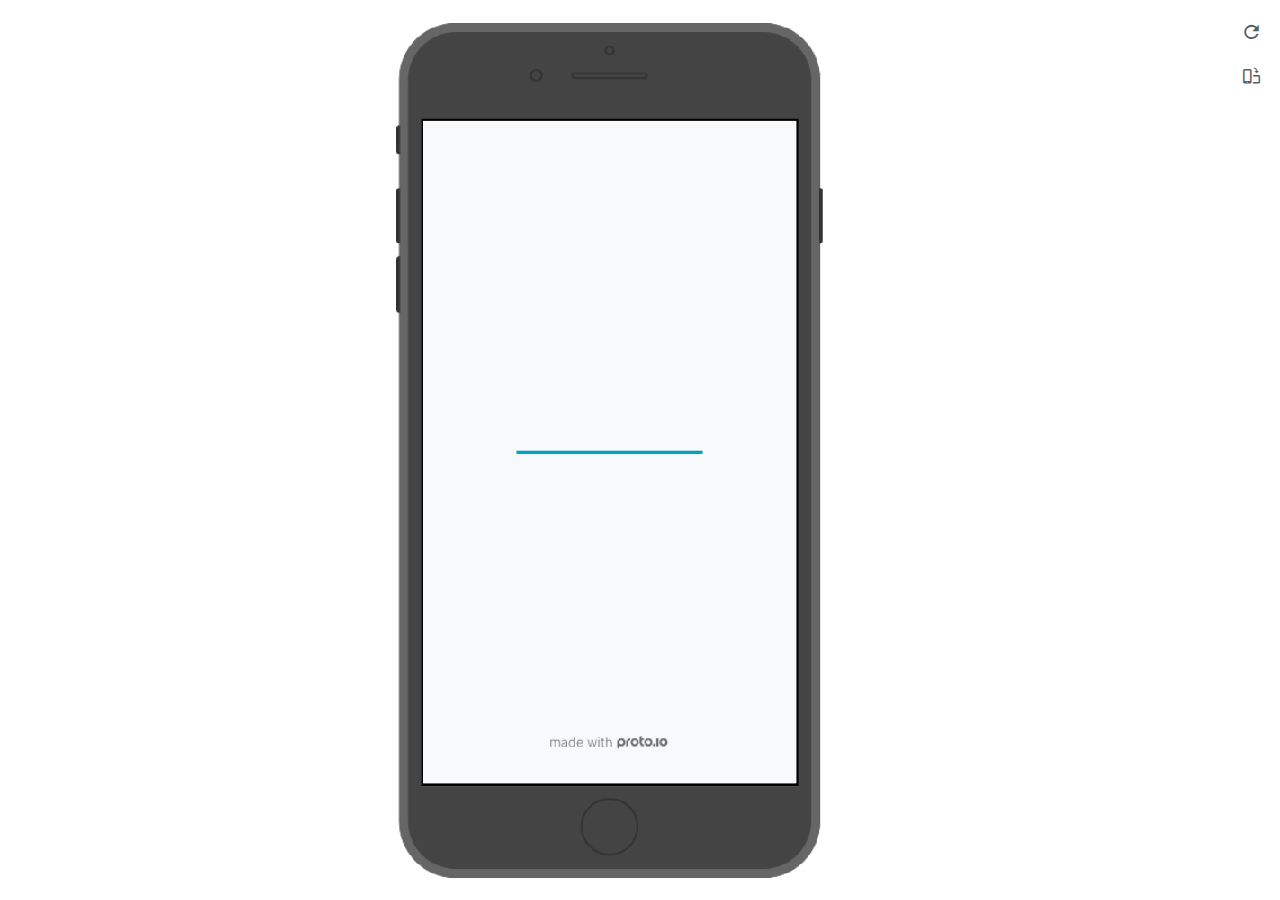
<file: Jmentor/frame.html>
<!DOCTYPE HTML>
    <head>
    <meta charset="utf-8">

    <title>J-Mentor - Proto.io player</title>

    

			<link type="text/css" rel="stylesheet" href="./stylesheets/preview-export-min.css">
			<script type="text/javascript" src="./scripts/preview-export-min.js"></script>

		

    <script type="text/javascript">
        var prx = window.prx || {};
        prx.orientation = 'portrait';
        prx.orientations = {};
        prx.orientations.portrait = 1;
        prx.orientations.landscape = 1;
        prx.project = {};
        prx.project.id = 'df5f01ec-e40c-4f45-8fce-50b2ec2d9290';
        prx.project.title = 'J-Mentor';
        prx.project.version = 0;
        prx.project.livepreview = 0;
        prx.project.account = "eddiehuang";
        prx.activePage = {};
        prx.usercountry = "us";
        
            prx.user = false;
        
        prx.skin = 'apple-phone-iphone8plus-1';
        prx.ver = '6.6.88.1';
        //prx.flashactions = 1;
		prx.flashactions = 1; //we are not using the DB value anymore

        prx.nodejsassetsserver = {};
        prx.nodejsassetsserver.host = ".proto.io";
        prx.nodejsassetsserver.subdomainprefix = "https://at";
        prx.nodejsassetsserver.maxsubdomains = "20";
        prx.account = "eddiehuang";
        prx.browserShowScreenshots = 'true';
        prx.url.crossmsg = 'https://eddiehuang.proto.io';
        prx.playerUrl = 'https://eddiehuang.proto.io/player/';
        prx.spaces = false;
        prx.csrf_token = '966A3A606A6871D7E4B879AE8905E88C57E4BFD8A9158C672E55F034A0E3737F';

        prx.bShowPlayerBetaPrompt = false;

        
    </script>

    

</head>


<body style="background-color:#FFFFFF">

    

    <div class="page-sidebar">
        
        <div class="sidebar-action-buttons">

            
                <span class="header-action-button player-icon-reload embed-icon-reload" id="refresh-preview">
                    <span class="tooltip">Refresh preview</span>
                </span>
                
                    <span  class="header-action-button player-icon-rotate embed-icon-rotate" id="change-orientation">
                        <span class="tooltip">Change orientation</span>
                    </span>
                

        </div>

    </div>

    <div id="maincontent" class="portrait">

        <div id="shortcut-pressed-outer">
            <div id="shortcut-pressed"></div>
        </div>
        

			<div class="frame_generic">
				
				<div class="body_generic skin_apple-phone-iphone8plus-1 skin-wrapper skin-os-apple skin-device-phone skin-model-iphone8plus skin-size-1 skin-color-black skin-orientation-portrait skin-dimensions-414-736">

					<div class="buttons top"></div>
					<div class="detail-top"></div>
					<div class="web-search"></div>
					<div class="buttons left"></div>

					<div class="body_generic_inner">
						
						<iframe id="pio-playerframe" src="index.html" scrolling="NO" style="width: 414px; height: 736px;" webkitAllowFullScreen mozallowfullscreen allowFullScreen allowvr allow="autoplay"></iframe>
						
                                <script type="text/javascript">
                                    // remove parameter from address bar immediately if no changes
                                    let url = new URL(window.location.href);
                                    url.searchParams.delete('hc');
									url.searchParams.delete('ap');
                                    window.history.replaceState({}, document.title, url.toString());
                                </script>
                            
					</div>

					<div class="buttons right"></div>
					<div class="detail-bottom"></div>
				</div>
				
			</div>
		
    </div>

    

    
           <!-- <div id="branding"></div> -->
        
</body>


<script type="text/javascript">
    
</script>
</html>
</file>
<file: Hi,Chef/stylesheets/player-export.css>
/*!
 * 
 *                                                                       
 *                              ::;;;;                                   
 *    ::,,,,::    ::,,  ,,,,::::::11ii::,,::,,,,::      ::::,,::,,,,::   
 *  ,,111111ii,,::1111::111111ii::111111::111111ii,,    ii11,,ii111111,, 
 *  11ii::;;11;;ii11::iiii::;;11;;11ii::ii11::::11ii    ii11;;11;;::ii11 
 *  11;;  ::11ii11;;::11ii  ::11ii11ii,,iiii..  iiii    ii11;;11::  ;;11 
 *  1111;;ii11;;11;;,,ii11::ii11;;ii11;;;;11;;;;11;;;;;;ii11::11ii;;11ii 
 *  11111111;;::11;;  ::ii1111;;  ::ii11::ii1111ii::11ii;;11,,;;1111ii:: 
 *  11;;,,::  ,,::,,      ::,,        ::::  ::::    ,,,,::::    ::,,     
 *  ;;;;                                                                 
 *                                                                       
 *  Build: 1/20/2021, 3:17:53 PM
 */

/*!
 * Waves v0.5.5
 * http://fian.my.id/Waves
 *
 * Copyright 2014 Alfiana E. Sibuea and other contributors
 * Released under the MIT license
 * https://github.com/fians/Waves/blob/master/LICENSE
 */.mask-inner{position:relative;background-size:100% 100%;background-repeat:no-repeat}.mask-inner .mask-inner{transform:none!important}.mask-border .mborder,.mask-filter{height:100%;width:100%}.mask-border .mborder{border:1px solid hsla(0,0%,100%,.8);position:absolute;pointer-events:none}.mask-border .area-border{border:1px solid #00a1c0;left:0;top:0;position:absolute;transform-origin:0 0;box-sizing:border-box}.mask-border .mask-radius{width:100%;height:100%;overflow:hidden;position:absolute}.mask-border .mask-radius .mask-radius-border{position:relative;width:100%;height:100%;border:1px solid hsla(0,0%,100%,.8)}.mask-border.hide-handles .prx-resizable-handle{opacity:0;pointer-events:none!important}.mask-border.hide-handles .area-border{border:1px dashed #b4bcbf}.mask-wrapper{overflow:hidden;height:100%;pointer-events:none}.mask-wrapper.borderPos-inside{box-sizing:border-box}.mask-wrapper.borderPos-outside{width:100%;height:100%}.mask-wrapper.borderPos-outside .mask-inner{box-sizing:content-box}.mask-edit-mode-handles{pointer-events:none}.mask-edit-mode-handles.hide-handles .prx-resizable-handle,.mask-edit-mode-handles.hide-handles .prx-rotate-handle{opacity:0;pointer-events:none!important}.mask-edit-mode-handles.hide-handles .xborder{border-color:#b4bcbf!important}abbr,address,article,aside,audio,b,blockquote,body,caption,cite,code,dd,del,dfn,div,dl,dt,em,fieldset,figure,footer,form,h1,h2,h3,h4,h5,h6,header,hgroup,html,i,iframe,img,ins,kbd,label,legend,li,mark,menu,nav,object,ol,p,pre,q,samp,section,small,span,strong,sub,sup,table,tbody,td,tfoot,th,thead,time,tr,ul,var,video{margin:0;padding:0;border:0;outline:0;font-size:100%;background:transparent}article,aside,details,figcaption,figure,footer,header,hgroup,nav,section{display:block}audio,canvas,video{display:inline-block;*display:inline;*zoom:1}[hidden],audio:not([controls]){display:none}html{font-size:100%;-webkit-text-size-adjust:100%;-ms-text-size-adjust:100%}body{margin:0;font-size:13px}body,button,input,select,textarea{font-family:sans-serif;color:#222}a{color:#00e}a:visited{color:#551a8b}a:hover{color:#06e}a:focus{outline:thin dotted}a:active,a:hover{outline:0}abbr[title]{border-bottom:1px dotted}b,strong{font-weight:700}blockquote{margin:1em 40px}dfn{font-style:italic}hr{display:block;height:1px;border:0;border-top:1px solid #ccc;margin:1em 0;padding:0}ins{background:#ff9;text-decoration:none}ins,mark{color:#000}mark{background:#ff0;font-style:italic;font-weight:700}code,kbd,pre,samp{font-family:monospace,serif;_font-family:courier new,monospace;font-size:1em}pre{white-space:pre;white-space:pre-wrap;word-wrap:break-word}q{quotes:none}q:after,q:before{content:"";content:none}small{font-size:85%}sub,sup{font-size:75%;line-height:0;position:relative;vertical-align:baseline}sup{top:-.5em}sub{bottom:-.25em}ol,ul{margin:1em 0;padding:0 0 0 40px}dd{margin:0 0 0 40px}nav ol,nav ul{list-style:none;list-style-image:none;margin:0;padding:0}img{border:0;-ms-interpolation-mode:bicubic}svg:not(:root){overflow:hidden}figure,form{margin:0}fieldset{margin:0}fieldset,legend{border:0;padding:0}legend{*margin-left:-7px}button,input,select,textarea{font-size:100%;margin:0;vertical-align:baseline;*vertical-align:middle}button,input{line-height:normal;*overflow:visible}table button,table input{*overflow:auto}[role=button],button,input[type=button],input[type=reset],input[type=submit]{-webkit-appearance:button}input[type=checkbox],input[type=radio]{box-sizing:border-box;padding:0}input[type=search]{-webkit-appearance:textfield;-moz-box-sizing:content-box;-webkit-box-sizing:content-box;box-sizing:content-box}input[type=search]::-webkit-search-decoration{-webkit-appearance:none}button::-moz-focus-inner{border:0;padding:0}textarea{overflow:auto;vertical-align:top;resize:vertical}input:invalid,textarea:invalid{background-color:#f0dddd}table{border-collapse:collapse;border-spacing:0}td{vertical-align:top}.nocallout{-webkit-touch-callout:none}textarea[contenteditable]{-webkit-appearance:none}.gifhidden{position:absolute;left:-100%}.ir{display:block;border:0;text-indent:-999em;overflow:hidden;background-color:transparent;background-repeat:no-repeat;text-align:left;direction:ltr}.ir br{display:none}.hidden{display:none!important;visibility:hidden}.visuallyhidden{border:0;clip:rect(0 0 0 0);height:1px;margin:-1px;overflow:hidden;padding:0;position:absolute;width:1px}.visuallyhidden.focusable:active,.visuallyhidden.focusable:focus{clip:auto;height:auto;margin:0;overflow:visible;position:static;width:auto}.invisible{visibility:hidden}.clearfix:after,.clearfix:before{content:"";display:table}.clearfix:after{clear:both}.clearfix{*zoom:1}@media print{*{background:transparent!important;color:#000!important;text-shadow:none!important;filter:none!important;-ms-filter:none!important}a,a:visited{text-decoration:underline}a[href]:after{content:" (" attr(href) ")"}abbr[title]:after{content:" (" attr(title) ")"}.ir a:after,a[href^="#"]:after,a[href^="javascript:"]:after{content:""}blockquote,pre{border:1px solid #999;page-break-inside:avoid}thead{display:table-header-group}img,tr{page-break-inside:avoid}img{max-width:100%!important}@page{margin:.5cm}h2,h3,p{orphans:3;widows:3}h2,h3{page-break-after:avoid}}#eval-iframe{display:none}body{-webkit-appearance:none;-webkit-box-flex:1;-webkit-touch-callout:none;-webkit-tap-highlight-color:rgba(0,0,0,0)}*{-webkit-user-select:none;-khtml-user-select:none;-moz-user-select:-moz-none;-o-user-select:none;user-select:none}input,textarea{-webkit-user-select:text;-khtml-user-select:text;-moz-user-select:text;-o-user-select:text;user-select:text}#dragarea{font-family:Helvetica,Arial,sans-serif;text-align:left}.text{height:95%;overflow:auto}.wrap{overflow:hidden}.pos,.spos{position:absolute}.action-highlight{position:absolute;top:0;left:0;height:100%;width:100%;background:rgba(255,255,0,.5);background:rgba(64,208,255,.3);opacity:0;pointer-events:none;-webkit-transition:opacity .2s ease-in;transition:opacity .2s ease-in;border:2px solid #40c8f4;padding:3px;box-sizing:border-box}.action-highlight-simple-visible,.action-highlight-visible{opacity:1}#appModeNote{background-color:#333;border-top:5px solid #000;bottom:0;color:#f0f0f0;display:none;font-family:helvetica;left:0;padding:10px 0;position:fixed;text-align:center;width:100%}#appModeNote em{display:block;font-size:20px;font-weight:700;line-height:26px}#appModeNote span{display:block;font-size:14px;line-height:20px}.hidden{display:none}.prx-page.loadedFrom{display:block}.prx-page.loadedTo{z-index:999999}.prx-page.loadedTo-1{z-index:10000000}.prx-page.loadedTo-2{z-index:10000001}.prx-page.loadedTo-3{z-index:10000002}.prx-page.loadedTo-4{z-index:10000003}.prx-page.loadedTo-5{z-index:10000004}.prx-page.loadedTo-6{z-index:10000005}.prx-page.loadedTo-7{z-index:10000006}.prx-page.loadedTo-8{z-index:10000007}.prx-page.loadedTo-9{z-index:10000008}.prx-page.loadedTo-10{z-index:10000009}.prx-page.loadedTo-11{z-index:10000010}.prx-page.loadedTo-12{z-index:10000011}.prx-page.loadedTo-13{z-index:10000012}.prx-page.loadedTo-14{z-index:10000013}.prx-page.loadedTo-15{z-index:10000014}.prx-page.loadedTo-16{z-index:10000015}.prx-page.loadedTo-17{z-index:10000016}.prx-page.loadedTo-18{z-index:10000017}.prx-page.loadedTo-19{z-index:10000018}.prx-page.loadedTo-20{z-index:10000019}.prx-page.loadedTo-21{z-index:10000020}.prx-page.loadedTo-22{z-index:10000021}.prx-page.loadedTo-23{z-index:10000022}.prx-page.loadedTo-24{z-index:10000023}.prx-page.loadedTo-25{z-index:10000024}.prx-page.loadedTo-26{z-index:10000025}.prx-page.loadedTo-27{z-index:10000026}.prx-page.loadedTo-28{z-index:10000027}.prx-page.loadedTo-29{z-index:10000028}.prx-page.loadedTo-30{z-index:10000029}#navigationbar,#statusbar{background:transparent 0 0;display:block;width:100%;border:0;top:0;position:fixed;z-index:1}#loader-wrapper{background:#f8f9fa;height:100%;left:0;position:fixed;top:0;width:100%;z-index:99999;font-size:11px}#loader-wrapper .progress{position:absolute;top:50%;left:50%;transform:translate(-50%,-50%);-ms-transform:translate(-50%,-50%);-webkit-transform:translate(-50%,-50%);width:50%;height:4px;background-color:#ddd}#loader-wrapper .progress-bar{position:relative;width:0;height:4px;-webkit-transition:.4s linear;-moz-transition:.4s linear;-o-transition:.4s linear;transition:.4s linear;-webkit-transition-property:width,background-color;-moz-transition-property:width,background-color;-o-transition-property:width,background-color;transition-property:width,background-color}#loader-wrapper .progress-bar:before,.progress-bar:after{content:"";position:absolute;top:0;left:0;right:0}#loader-wrapper .progress-bar:before{bottom:0;background-color:#ddd}#loader-wrapper .progress-bar:after{z-index:2;bottom:0;background:#00a1c0}#loader-wrapper #app-icon{position:absolute;top:50%;left:50%;transform:translate(-50%,-150%);-ms-transform:translate(-50%,-150%);-webkit-transform:translate(-50%,-150%);width:114px;height:114px}#loader-wrapper #poweredby{position:absolute;bottom:5%;left:50%;transform:translate(-50%);-ms-transform:translate(-50%);-webkit-transform:translate(-50%);width:100%;height:16px;background-image:url(/images/player/player-logo.svg);background-repeat:no-repeat;background-position:top;background-size:auto 200%;z-index:99999}body{-moz-transition:opacity .3s linear;-o-transition:opacity .3s linear;-webkit-transition:opacity .3s linear;transition:opacity .3s linear}.reloading{background:#fff!important;opacity:0}@media (min-width:481px) and (max-width:1079px){#loader-wrapper .progress,#loader-wrapper .progress-bar{height:4px}}@media (min-width:1080px){#loader-wrapper #poweredby{height:24px}#loader-wrapper .progress,#loader-wrapper .progress-bar{height:6px}}@media (width:1280px) and (height:768px){#loader-wrapper .progress,#loader-wrapper .progress-bar{height:2px}}.pointer-events-none{pointer-events:none!important}body .prx-page{-webkit-trans1form:translate3d(0,0,0)}.prx-page .type-symbol .box{-w1ebkit-transform:translateZ(0)}html{background:transparent}body{background:#fff;overflow:hidden}body.mobile-device-true *{-webkit-text-size-adjust:100%}body.mobile-device-false *{-webkit-text-size-adjust:initial}#window-wrapper{width:100%;height:100%;overflow:hidden;position:relative}#dragarea{background:transparent;display:none}#overlay,#quick-audios,#trash,#underlay{position:absolute;top:0;left:0}#quick-audios,#trash{display:none}.visible{display:block!important}.iScrollHorizontalScrollbar,.iScrollVerticalScrollbar{z-index:auto!important}.overlay{position:fixed;left:0;right:0;bottom:0;top:0}.ui-mobile-viewport-transitioning,.ui-mobile-viewport-transitioning .prx-page{o1verflow:visible!important}.box[style*="z-index:0;"],.box[style*="z-index: 0;"]{z-index:auto!important}.box[data-mpoverlay="1"]{pos1ition:fixed}#temp-for-external-link{display:none}#dragarea,html{background:transparent!important}.hide{display:none!important}*{outline:none}.ghost-component,.ghost-component *,.ghost-component .box *{pointer-events:none!important}#statusbar{position:fixed!important}.prx-page{position:absolute;display:none}.prx-page.prx-page-active,.prx-page[class*=prx-page-transitioning-]{display:block}.prx-page[class*=prx-page-transitioning-]{overflow:hidden}.prx-page.prx-page-transitioning-overlay-in-source,.prx-page.prx-page-transitioning-overlay-out-target{overflow:visible}.prx-page.prx-page-below{z-index:10}.prx-page.prx-page-above{z-index:20}#overlay{z-index:30}.prx-page.prx-page-transition-flip,.prx-page.prx-page-transition-turn{-webkit-backface-visibility:hidden;-moz-backface-visibility:hidden;backface-visibility:hidden}.prx-page.prx-page-transition-turn{-webkit-transform:translateZ(0);-moz-transform:translateZ(0);-webkit-transform-origin:0 center;-moz-transform-origin:0 center;transform-origin:0 center;transform:translateZ(0)}.prx-page.prx-page-transition-flow:not(.prx-page-transition-flow-overlay),.prx-page.prx-page-transition-overlay-top{box-shadow:0 0 20px rgba(0,0,0,.4)}.prx-page-above.prx-page-transition-notificationInWatchOS{transition:background-color .45s ease-out}.prx-page-above.prx-page-transition-notificationInWatchOS.prx-page-transition-notificationInWatchOS-notification-in{background-color:transparent!important;transition:background-color 0s ease-out}.device-cursor-touch,.device-cursor-touch *{cursor:url(/images/player/touch-cursor-64.png) 32 32,default}.device-cursor-web,.device-cursor-web *{cursor:default}.device-cursor-web .delayedtap,.device-cursor-web .delayedtap *,.device-cursor-web .interaction-click,.device-cursor-web .interaction-click *,.device-cursor-web .interaction-tap,.device-cursor-web .interaction-tap *,.device-cursor-web .release,.device-cursor-web .release *,.device-cursor-web .touch,.device-cursor-web .touch *{cursor:pointer;cursor:hand}.device-cursor-web [data-component-type=text]{cursor:default}.device-cursor-web .move,.device-cursor-web .move *{cursor:move}.device-cursor-web input,.device-cursor-web textarea{cursor:text}.do-chrome-fix #window-wrapper{-webkit-perspective:1}.do-chrome-fix .pos{-webkit-backface-visibility:hidden;-webkit-transform:translateZ(0)}.do-chrome-fix *{-w1ebkit-transform:translateZ(0) scale(1) scaleX(1) skew(0deg,0deg) skewX(0deg) skewY(0deg) rotateX(0deg) rotateY(0deg) rotate(0deg)}.do-chrome-fix.dont-do-chrome-fix #window-wrapper{-webkit-perspective:none}.do-chrome-fix.dont-do-chrome-fix .pos{-webkit-backface-visibility:visible;-webkit-transform:none}.prx-page-transitioning:not(.prx-page-transitioning-overlay-in-source):not(.loadedFrom) [data-mpoverlay="1"]{display:none}#fps{position:fixed;z-index:9999;font-size:18px;top:20px;left:20px;background:rgba(0,0,0,.8);border-radius:6px;color:#fff;padding:3px 10px}#fps,.cbutton{pointer-events:none}.cbutton{position:absolute;display:inline-block;padding:0;border:none;background:none;color:#286aab;font-size:1.4em;overflow:visible;-webkit-transition:color .7s;transition:color .7s;-webkit-tap-highlight-color:rgba(0,0,0,0)}.cbutton.cbutton--click,.cbutton:focus{outline:none;color:#3c8ddc}.cbutton:after{position:absolute;width:100%;height:100%;border-radius:50%;content:"";opacity:0;pointer-events:none}.cbutton--effect-jelena:after{border:3px solid hsla(0,0%,82.7%,.7)}.cbutton--effect-jelena.cbutton--click:after{-webkit-animation:anim-effect-jelena .3s ease-out forwards;animation:anim-effect-jelena .3s ease-out forwards}@-webkit-keyframes anim-effect-jelena{0%{opacity:1;-webkit-transform:scale3d(.6,.6,1);transform:scale3d(.6,.6,1)}to{opacity:0;-webkit-transform:scale3d(1.2,1.2,1);transform:scale3d(1.2,1.2,1)}}@keyframes anim-effect-jelena{0%{opacity:1;-webkit-transform:scale3d(.5,.5,1);transform:scale3d(.5,.5,1)}to{opacity:0;-webkit-transform:scale3d(1.2,1.2,1);transform:scale3d(1.2,1.2,1)}}.cbutton--effect-sanja:after{background:hsla(0,0%,75.3%,.3)}.cbutton--effect-sanja.cbutton--click:after{-webkit-animation:anim-effect-sanja 1s ease-out forwards;animation:anim-effect-sanja 1s ease-out forwards}@-webkit-keyframes anim-effect-sanja{0%{opacity:1;-webkit-transform:scale3d(.5,.5,1);transform:scale3d(.5,.5,1)}25%{opacity:1;-webkit-transform:scaleX(1);transform:scaleX(1)}to{opacity:0;-webkit-transform:scaleX(1);transform:scaleX(1)}}@keyframes anim-effect-sanja{0%{opacity:1;-webkit-transform:scale3d(.5,.5,1);transform:scale3d(.5,.5,1)}25%{opacity:1;-webkit-transform:scaleX(1);transform:scaleX(1)}to{opacity:0;-webkit-transform:scaleX(1);transform:scaleX(1)}}#log{position:fixed;z-index:9999;font-size:24px;top:20px;right:20px;pointer-events:none}.watchOSscrollbars .iScrollVerticalScrollbar{position:fixed!important;width:12px!important;background-color:hsla(0,0%,100%,.3)!important;border-radius:8px!important;z-index:99999!important}.watchOSscrollbars .iScrollIndicator{background:#fff!important;border-radius:8px!important;left:2px!important;width:8px!important}.applewatch-rounded-corners{-webkit-clip-path:inset(0 0 0 0 round 63px);clip-path:inset(0 0 0 0 round 63px)}.group-action-prediv{position:absolute}.player .type-symbol.type-symbol-transparent .group-action-prediv{pointer-events:auto}.initialise-hidden-container{display:block!important;visibility:hidden!important}.a-enter-vr{height:0!important}.fullscreen-vr .prx-page{transform:none!important;position:fixed!important}

/*!
 * Waves v0.5.5
 * http://fian.my.id/Waves
 *
 * Copyright 2014 Alfiana E. Sibuea and other contributors
 * Released under the MIT license
 * https://github.com/fians/Waves/blob/master/LICENSE
 */.waves-effect{position:relative;overflow:hidden}.waves-effect.box{position:absolute}.waves-effect .waves-ripple{position:absolute;border-radius:50%;width:100px;height:100px;margin-top:-50px;margin-left:-50px;opacity:0;background-color:rgba(0,0,0,.2);pointer-events:none}.waves-effect.waves-light .waves-ripple{background-color:hsla(0,0%,100%,.4)}.waves-button,.waves-circle{-webkit-mask-image:-webkit-radial-gradient(circle,#fff 100%,#000 0);mask-image:radial-gradient(circle,#fff 100%,#000 0)}.waves-button,.waves-button-input,.waves-button:hover,.waves-button:link,.waves-button:visited{white-space:nowrap;vertical-align:middle;cursor:pointer;border:none;outline:none;color:inherit;background-color:transparent;font-size:14px;text-align:center;text-decoration:none;z-index:1}.waves-button{padding:10px 15px;border-radius:2px}.waves-button-input{margin:0;padding:10px 15px}.waves-input-wrapper{border-radius:2px;vertical-align:bottom}.waves-input-wrapper.waves-button{padding:0}.waves-input-wrapper .waves-button-input{position:relative;top:0;left:0;z-index:1}.waves-block{display:block}a.waves-effect .waves-ripple{z-index:-1}#loader-wrapper #poweredby{background-image:url(../images/player/player-logo.svg)!important}.device-cursor-touch,.device-cursor-touch *{cursor:url(../images/player/touch-cursor-64.png) 32 32,default!important}
</file>
<file: Hi,Chef/libraries/common/components.1.00.css>
.type-shapes .shape-wrapper{width:100%;height:100%;-moz-box-sizing:border-box;-webkit-box-sizing:border-box;box-sizing:border-box;background-clip:content-box}.type-shapes .shapes-text-container{position:absolute;top:0;left:0;right:0;display:table;width:100%;height:100%;text-align:center}.type-shapes .shapes-text-container>span{display:table-cell;vertical-align:middle}.type-shapes svg{overflow:visible}.player .type-symbol{overflow:hidden}.player .type-symbol.symbol-scroll{-webkit-perspective:1000}.player .type-symbol.type-symbol-transparent{pointer-events:none !important}.player .type-symbol.type-symbol-transparent .box{pointer-events:auto}.type-symbol.fullscreen{transform:none !important;width:100vw !important;height:100vh !important}.type-symbol>.type-symbol-hover-message,.type-symbol.ui-draggable-dragging:hover>.type-symbol-hover-message,.type-symbol.prx-resizable-resizing:hover>.type-symbol-hover-message{display:none;position:absolute;color:#fff;font-family:Helvetica, Arial, sans-serif !important;background:rgba(0,0,0,0.7);top:50%;left:50%;text-align:center;position:absolute;pointer-events:none;width:70px;height:30px;line-height:15px;font-size:10px !important;border-radius:3px;margin:-20px 0 0 -40px;padding:5px}.type-symbol:hover>.type-symbol-hover-message{display:block}.type-vrsymbol.fullscreen{transform:none !important;width:100vw !important;height:100vh !important}.type-vrsymbol.fullscreen canvas{width:100vw !important;height:100vh !important}.type-vrsymbol>.type-vrsymbol-hover-message,.type-vrsymbol.ui-draggable-dragging:hover>.type-vrsymbol-hover-message,.type-vrsymbol.prx-resizable-resizing:hover>.type-vrsymbol-hover-message{display:none;position:absolute;color:#fff;font-family:Helvetica, Arial, sans-serif !important;background:rgba(0,0,0,0.7);top:50%;left:50%;text-align:center;position:absolute;pointer-events:none;width:70px;height:30px;line-height:15px;font-size:10px !important;border-radius:3px;margin:-20px 0 0 -40px;padding:5px}.type-vrsymbol:hover>.type-vrsymbol-hover-message{display:block}.type-text.v2-text .text-contents{o1verflow:hidden;width:100%;height:100%}.type-text.v2-text.box [data-editableProperty]{word-wrap:break-word !important}.type-text .autoresize{white-space:nowrap}.player .type-text .autoResize-true{white-space:nowrap}.type-richtext p{margin:0;line-height:normal}.type-rectangle .inner-rec{position:absolute;width:100%;height:100%;-moz-box-sizing:border-box;-webkit-box-sizing:border-box;box-sizing:border-box;background-clip:content-box}.type-rectangle .shapes-image-background{top:0;left:0;width:100%;height:100%;position:absolute;background-position:center;background-repeat:no-repeat}.type-rectangle[data-shape-type="oval"] .shapes-image-background{border-radius:50%}.type-rectangle .shapes-text-container{display:table;width:100%;height:100%;text-align:center}.type-rectangle .shapes-text-container>span{display:table-cell;vertical-align:middle}.type-horizontalline .inner{width:100%;height:0}.type-verticalline .inner{width:0;height:100%}.type-actionarea .inner-rec{width:100%;height:100%}.type-actionarea .inner-rec div{width:100%;height:100%;background:#40C8F4;opacity:0.4;-moz-box-sizing:border-box;-webkit-box-sizing:border-box;box-sizing:border-box}.type-actionarea .inner-rec div:before{content:" ";display:block;position:absolute;top:50%;left:50%;width:24px;height:24px;margin:-12px 0 0 -12px}.player .type-actionarea .inner-rec div{background:transparent}.player .type-actionarea .inner-rec div:before{background-image:none}.type-image,.type-image .type-image-wrapper{background:0 0 repeat;background-size:100% 100%;width:100%;height:100%;background-clip:content-box}.type-image .type-image-wrapper.type-image-svg{background:center center no-repeat;background-size:contain}.type-image .type-image-wrapper img{display:none}.player .type-image .type-image-wrapper.gif img{display:block !important;width:1px;height:1px;opacity:0.1}.type-image.type-image-repeater,.type-image.type-image-repeater .type-image-wrapper{background-size:auto}.type-image .image-inner{width:100%;height:100%}.type-image .image-inner.borderPos-inside .type-image-wrapper{box-sizing:border-box;background-origin:border-box}.type-image .image-inner.borderPos-outside{display:-webkit-box;display:-moz-box;display:-ms-flexbox;display:-webkit-flex;display:flex;-moz-flex-flow:row;-ms-flex-flow:row;-webkit-flex-flow:row;flex-flow:row;-moz-box-orient:horizontal;-ms-box-orient:horizontal;-webkit-box-orient:horizontal;box-orient:horizontal;-ms-align-items:center;-webkit-align-items:center;align-items:center;-ms-box-align:center;-webkit-box-align:center;box-align:center;-ms-flex-align:center;-webkit-flex-align:center;flex-align:center;-ms-justify-content:center;-webkit-justify-content:center;justify-content:center;-ms-box-pack:center;-webkit-box-pack:center;box-pack:center;-ms-flex-pack:center;-webkit-flex-pack:center;flex-pack:center}.type-image .image-inner.borderPos-outside .type-image-wrapper{-ms-flex-shrink:0;-webkit-flex-shrink:0;flex-shrink:0;box-sizing:content-box}.type-image>.type-image-hover-message,.type-image.ui-draggable-dragging:hover>.type-image-hover-message,.type-image.prx-resizable-resizing:hover>.type-image-hover-message{display:none;position:absolute;color:#fff;font-family:Helvetica, Arial, sans-serif !important;background:rgba(0,0,0,0.7);top:50%;left:50%;text-align:center;position:absolute;pointer-events:none;width:70px;height:30px;line-height:15px;font-size:10px !important;border-radius:3px;margin:-20px 0 0 -40px;padding:5px}.type-image:hover>.type-image-hover-message{display:block}.type-placeholder .bg{position:absolute;width:100%;height:100%;-moz-box-sizing:border-box;-webkit-box-sizing:border-box;box-sizing:border-box}.type-placeholder .diagonal{border:0px solid transparent;position:absolute;-moz-box-sizing:border-box;-webkit-box-sizing:border-box;box-sizing:border-box}.type-placeholder .diagonal1{-moz-transform-origin:0 0;-webkit-transform-origin:0 0;-o-transform-origin:0 0;transform-origin:0 0}.type-placeholder .diagonal2{-moz-transform-origin:right top;-webkit-transform-origin:right top;-o-transform-origin:right top;transform-origin:right top}.type-placeholder .contents{width:100%;height:100%;display:-webkit-box;display:-moz-box;display:-ms-flexbox;display:-webkit-flex;display:flex;-ms-justify-content:center;-webkit-justify-content:center;justify-content:center;-ms-box-pack:center;-webkit-box-pack:center;box-pack:center;-ms-flex-pack:center;-webkit-flex-pack:center;flex-pack:center;-ms-align-items:center;-webkit-align-items:center;align-items:center;-ms-box-align:center;-webkit-box-align:center;box-align:center;-ms-flex-align:center;-webkit-flex-align:center;flex-align:center}.type-placeholder .contents>span{display:inline-block}.type-placeholder .contents span[data-editableproperty]:empty{padding:0}.type-webview .webview-scroll-wrapper{width:100%;height:100%;-webkit-overflow-scrolling:touch;overflow:auto}.type-webview iframe{width:100%;height:100%;border:none}.type-html iframe{width:100%;height:100%;overflow:hidden;border:none}.type-animationtarget{position:relative}.type-animationtarget.type-animatiotarget-fixed-positioning{position:absolute}.type-animationtarget .animationtarget-circle{-moz-box-sizing:border-box;-webkit-box-sizing:border-box;box-sizing:border-box;width:0;height:0;position:absolute;top:0;left:0;border-radius:50%;display:none}.type-animationtarget .animationtarget-vertical{position:absolute;top:0}.type-animationtarget .animationtarget-horizontal{position:absolute;top:0%;left:0}.player .type-animationtarget{opacity:0 !important;pointer-events:none !important}.type-bannerad .bannerad-outer{display:table;height:100%;width:100%}.type-bannerad .bannerad-inner{display:table-cell;position:relative;text-align:center;vertical-align:middle;width:100%;background-size:100% 100%}.type-tooltip .tooltip-content-wrapper{width:100%;height:100%;position:relative}.type-tooltip .tooltip-content-wrapper .tooltip-outer{position:absolute;overflow:hidden}.type-tooltip .tooltip-content-wrapper .tooltip{position:absolute;-moz-transform:rotate(45deg);-webkit-transform:rotate(45deg);transform:rotate(45deg);filter:progid:DXImageTransform.Microsoft.Matrix(sizingMethod='auto expand', M11=0.7071067811865476, M12=-0.7071067811865475, M21=0.7071067811865475, M22=0.7071067811865476);-ms-filter:"progid:DXImageTransform.Microsoft.Matrix(SizingMethod='auto expand', M11=0.7071067811865476, M12=-0.7071067811865475, M21=0.7071067811865475, M22=0.7071067811865476)";-moz-box-sizing:border-box;-webkit-box-sizing:border-box;box-sizing:border-box}.type-tooltip .tooltip-content-wrapper .tooltip-content-outer{position:absolute;width:100%;height:100%;-moz-box-sizing:border-box;-webkit-box-sizing:border-box;box-sizing:border-box}.type-tooltip .tooltip-content-wrapper .tooltip-content{width:100%;height:100%;overflow:hidden;padding:10px;-moz-box-sizing:border-box;-webkit-box-sizing:border-box;box-sizing:border-box}.type-tooltip.verticalAlignCenter .tooltip-content{display:-webkit-box;display:-moz-box;display:-ms-flexbox;display:-webkit-flex;display:flex;-ms-box-align:center;-webkit-box-align:center;box-align:center;-ms-flex-align:center;-webkit-flex-align:center;flex-align:center;-ms-align-items:center;-webkit-align-items:center;align-items:center}.type-tooltip.verticalAlignCenter .tooltip-content .tooltip-text{width:100%}.type-vectoranimation .type-vectoranimation-wrapper{width:100%;height:100%}.type-vectoranimation .bodymovin,.type-vectoranimation .bodymovin-player{width:100%;height:100%}.type-vectoranimation .vector-inner{width:100%;height:100%}.type-vectoranimation .vector-inner.borderPos-inside .type-vectoranimation-wrapper{box-sizing:border-box;background-origin:border-box;overflow:hidden}.type-vectoranimation .vector-inner.borderPos-outside{display:-webkit-box;display:-moz-box;display:-ms-flexbox;display:-webkit-flex;display:flex;-moz-flex-flow:row;-ms-flex-flow:row;-webkit-flex-flow:row;flex-flow:row;-moz-box-orient:horizontal;-ms-box-orient:horizontal;-webkit-box-orient:horizontal;box-orient:horizontal;-ms-align-items:center;-webkit-align-items:center;align-items:center;-ms-box-align:center;-webkit-box-align:center;box-align:center;-ms-flex-align:center;-webkit-flex-align:center;flex-align:center;-ms-justify-content:center;-webkit-justify-content:center;justify-content:center;-ms-box-pack:center;-webkit-box-pack:center;box-pack:center;-ms-flex-pack:center;-webkit-flex-pack:center;flex-pack:center}.type-vectoranimation .vector-inner.borderPos-outside .type-vectoranimation-wrapper{-ms-flex-shrink:0;-webkit-flex-shrink:0;flex-shrink:0;box-sizing:content-box}.type-vectoranimation>.type-vectoranimation-hover-message,.type-vectoranimation.ui-draggable-dragging:hover>.type-vectoranimation-hover-message,.type-vectoranimation.prx-resizable-resizing:hover>.type-vectoranimation-hover-message{display:none;position:absolute;color:#fff;font-family:Helvetica, Arial, sans-serif !important;background:rgba(0,0,0,0.7);top:50%;left:50%;text-align:center;position:absolute;pointer-events:none;width:70px;height:45px;line-height:15px;font-size:10px !important;border-radius:3px;margin:-27px 0 0 -40px;padding:5px}.type-vectoranimation:hover>.type-vectoranimation-hover-message{display:block}.type-basic-tabbar ul{margin:0;padding:0;list-style:none;height:100%}.type-basic-tabbar ul li{margin:0;padding:0;float:left;text-align:center;height:100%;position:relative}.type-basic-tabbar ul li:first-child{border-left:0 none !important}.type-basic-tabbar ul li input{display:none}.type-basic-tabbar ul li label{width:100%;height:100%;display:block}.type-basic-tabbar ul li label .icon-wrapper{width:100%;height:100%;display:block}.type-basic-tabbar ul li label .icon{height:100%;background-position:center center;background-repeat:no-repeat;background-size:auto 60%;-webkit-mask-size:auto 60%;mask-size:auto 60%;-webkit-mask-repeat:no-repeat;mask-repeat:no-repeat;-webkit-mask-position:center center;mask-position:center center}.type-basic-tabbar.type-basic-tabbar-icon-top ul li label .icon{height:75%}.type-basic-tabbar.type-basic-tabbar-icon-top ul li label .caption{display:inline-block;width:100%;height:25%;float:left}.type-generic-onoffswitch input[type=checkbox]{display:none}.type-generic-onoffswitch label{display:block;overflow:hidden}.type-generic-onoffswitch .onoffswitch-inner{width:200%;margin-left:-100%;-moz-transition:margin 0.3s ease-in 0s;-webkit-transition:margin 0.3s ease-in 0s;-ms-transition:margin 0.3s ease-in 0s;-o-transition:margin 0.3s ease-in 0s;transition:margin 0.3s ease-in 0s}.type-generic-onoffswitch input:checked+label .onoffswitch-inner{margin-left:0}.type-generic-onoffswitch .onoffswitch-inner div{float:left;width:50%;color:white;font-family:Trebuchet, Arial, sans-serif;font-weight:bold;-moz-box-sizing:border-box;-webkit-box-sizing:border-box;-ms-box-sizing:border-box;-o-box-sizing:border-box;box-sizing:border-box}.type-generic-onoffswitch .onoffswitch-inner .active{background-color:#2FCCFF;color:#FFFFFF}.type-generic-onoffswitch .onoffswitch-inner .inactive{background-color:#EEEEEE;color:#999999;text-align:right}.type-generic-onoffswitch .onoffswitch-switch{background:#FFFFFF;position:absolute;top:0;bottom:0;-moz-transition:right 0.3s ease-in 0s;-webkit-transition:right 0.3s ease-in 0s;-ms-transition:right 0.3s ease-in 0s;-o-transition:right 0.3s ease-in 0s;transition:right 0.3s ease-in 0s}.type-generic-onoffswitch input:checked+label .onoffswitch-switch{right:0px !important}.type-datetime #background{box-sizing:border-box;margin:0;padding:0;height:100%;overflow:hidden;display:-webkit-box;display:-moz-box;display:-ms-flexbox;display:-webkit-flex;display:flex;-ms-justify-content:center;-webkit-justify-content:center;justify-content:center;-ms-box-pack:center;-webkit-box-pack:center;box-pack:center;-ms-flex-pack:center;-webkit-flex-pack:center;flex-pack:center;-ms-align-items:center;-webkit-align-items:center;align-items:center;-ms-box-align:center;-webkit-box-align:center;box-align:center;-ms-flex-align:center;-webkit-flex-align:center;flex-align:center}.type-datetime #datetime{width:100%}.type-basic-button .basic-button-inner{height:100%;width:100%;-moz-box-sizing:border-box;box-sizing:border-box;display:-webkit-box;display:-moz-box;display:-ms-flexbox;display:-webkit-flex;display:flex;-ms-box-pack:center;-webkit-box-pack:center;box-pack:center;-ms-flex-pack:center;-webkit-flex-pack:center;flex-pack:center;-ms-align-items:center;-webkit-align-items:center;align-items:center;-ms-box-align:center;-webkit-box-align:center;box-align:center;-ms-flex-align:center;-webkit-flex-align:center;flex-align:center;-moz-flex-flow:row;-ms-flex-flow:row;-webkit-flex-flow:row;flex-flow:row;-moz-box-orient:horizontal;-ms-box-orient:horizontal;-webkit-box-orient:horizontal;box-orient:horizontal;-ms-align-items:center;-webkit-align-items:center;align-items:center;-ms-box-align:center;-webkit-box-align:center;box-align:center;-ms-flex-align:center;-webkit-flex-align:center;flex-align:center}.type-basic-button .basic-button-icon{height:50%}.type-basic-button .basic-button-icon img{height:50%;vertical-align:middle}.type-basic-slider .slider-bar{position:absolute;top:50%;width:100%}.type-basic-slider .slider-bar-filled{height:100%}.type-basic-slider .slider-button{display:block;position:absolute;top:0;bottom:0}#iphoneX-notch-player{display:none}#iphoneX-notch,#iphoneX-notch-player{background:#000000;position:absolute;z-index:9999999;pointer-events:none}#iphoneX-notch:before,#iphoneX-notch:after,#iphoneX-notch-player:before,#iphoneX-notch-player:after{content:'';display:block;background-color:#191919;position:absolute}#iphoneX-notch:after,#iphoneX-notch-player:after{border-radius:50%}#iphoneX-notch.portrait,#iphoneX-notch.portrait-p,#iphoneX-notch-player.portrait,#iphoneX-notch-player.portrait-p{left:50%;transform:translateX(-50%)}#iphoneX-notch.portrait:before,#iphoneX-notch.portrait-p:before,#iphoneX-notch-player.portrait:before,#iphoneX-notch-player.portrait-p:before{left:50%;transform:translateX(-50%)}#iphoneX-notch.portrait-p,#iphoneX-notch-player.portrait-p{display:block !important}#iphoneX-notch.landscape,#iphoneX-notch.landscape-p,#iphoneX-notch-player.landscape,#iphoneX-notch-player.landscape-p{top:50%;left:0;transform:translateY(-50%)}#iphoneX-notch.landscape:before,#iphoneX-notch.landscape-p:before,#iphoneX-notch-player.landscape:before,#iphoneX-notch-player.landscape-p:before{top:50%;transform:translateY(-50%)}#iphoneX-notch.landscape .iphoneX-notch-corners:before,#iphoneX-notch.landscape .iphoneX-notch-corners:after,#iphoneX-notch.landscape-p .iphoneX-notch-corners:before,#iphoneX-notch.landscape-p .iphoneX-notch-corners:after,#iphoneX-notch-player.landscape .iphoneX-notch-corners:before,#iphoneX-notch-player.landscape .iphoneX-notch-corners:after,#iphoneX-notch-player.landscape-p .iphoneX-notch-corners:before,#iphoneX-notch-player.landscape-p .iphoneX-notch-corners:after{left:auto;top:auto;right:auto}#iphoneX-notch.landscape-p-minus90,#iphoneX-notch-player.landscape-p-minus90{display:block !important;top:50%;right:0 !important;transform:translateY(-50%) rotate(180deg) !important}#iphoneX-notch.landscape-p-minus90:before,#iphoneX-notch-player.landscape-p-minus90:before{top:50%;transform:translateY(-50%)}#iphoneX-notch.landscape-p-minus90 .iphoneX-notch-corners:before,#iphoneX-notch.landscape-p-minus90 .iphoneX-notch-corners:after,#iphoneX-notch-player.landscape-p-minus90 .iphoneX-notch-corners:before,#iphoneX-notch-player.landscape-p-minus90 .iphoneX-notch-corners:after{left:auto;top:auto;right:auto}#iphoneX-notch.landscape-p,#iphoneX-notch-player.landscape-p{display:block !important}#iphoneX-notch .iphoneX-notch-corners,#iphoneX-notch-player .iphoneX-notch-corners{width:100%;height:100%;display:block}#iphoneX-notch .iphoneX-notch-corners:before,#iphoneX-notch .iphoneX-notch-corners:after,#iphoneX-notch-player .iphoneX-notch-corners:before,#iphoneX-notch-player .iphoneX-notch-corners:after{content:" ";display:block;position:absolute;top:0;background-position:0 0;background-repeat:no-repeat}#dragarea,.timeline-dragarea{font-size:16px}.type-richtext{font-size:12px !important}.type-richtext .fr-element{font-size:12px !important;f1ont-family:'Arial,sans-serif'}.type-basic-button.generic .basic-button-inner{padding:0px 10px}.type-basic-button.generic .basic-button-icon,.type-basic-button.generic .basic-button-text{margin:0px 6px}.type-placeholder .bg{border:5px solid #999}.type-placeholder .diagonal1{left:2px}.type-placeholder .diagonal2{right:2px}.type-placeholder .contents>span{margin:0 1px}.type-placeholder .contents span[data-editableproperty]{padding:5px}.type-placeholder .contents span[data-editableproperty] textarea{margin-left:-5px}.type-animationtarget .animationtarget-circle{border:2px solid #09c}.type-animationtarget .animationtarget-vertical{border-left:2px solid #09c;height:24px;margin-top:-4px}.type-animationtarget .animationtarget-horizontal{border-top:2px solid #09c;width:24px;margin-left:-4px}.type-tooltip .tooltip-content-wrapper .tooltip{width:40px;height:40px}.type-tooltip .tooltip-content-wrapper .tooltip-content{padding:10px}.type-basic-tabbar.type-basic-tabbar-icon-top ul li label .caption{margin-top:-5px}.type-generic-onoffswitch label{border:2px solid #999;border-radius:20px}.type-generic-onoffswitch .onoffswitch-inner div{padding:0px 10px;line-height:30px}.type-generic-onoffswitch .onoffswitch-switch{width:32px;border:2px solid #999;border-radius:20px;right:56px;margin:-1px}#iphoneX-notch:before,#iphoneX-notch-player:before{border-radius:6px}#iphoneX-notch:after,#iphoneX-notch-player:after{width:11px;height:11px}#iphoneX-notch.portrait,#iphoneX-notch.portrait-p,#iphoneX-notch-player.portrait,#iphoneX-notch-player.portrait-p{width:210px;height:30px;border-radius:0 0 22px 22px}#iphoneX-notch.portrait:before,#iphoneX-notch.portrait-p:before,#iphoneX-notch-player.portrait:before,#iphoneX-notch-player.portrait-p:before{width:50px;height:6px;top:6px}#iphoneX-notch.portrait:after,#iphoneX-notch.portrait-p:after,#iphoneX-notch-player.portrait:after,#iphoneX-notch-player.portrait-p:after{top:4px;right:54px}#iphoneX-notch.landscape,#iphoneX-notch.landscape-p,#iphoneX-notch.landscape-p-minus90,#iphoneX-notch-player.landscape,#iphoneX-notch-player.landscape-p,#iphoneX-notch-player.landscape-p-minus90{width:30px;height:210px;border-radius:0 22px 22px 0}#iphoneX-notch.landscape:before,#iphoneX-notch.landscape-p:before,#iphoneX-notch.landscape-p-minus90:before,#iphoneX-notch-player.landscape:before,#iphoneX-notch-player.landscape-p:before,#iphoneX-notch-player.landscape-p-minus90:before{width:6px;height:50px;left:6px}#iphoneX-notch.landscape:after,#iphoneX-notch.landscape-p:after,#iphoneX-notch.landscape-p-minus90:after,#iphoneX-notch-player.landscape:after,#iphoneX-notch-player.landscape-p:after,#iphoneX-notch-player.landscape-p-minus90:after{left:4px;top:54px}#iphoneX-notch .iphoneX-notch-corners,#iphoneX-notch-player .iphoneX-notch-corners{width:100%;height:100%}#iphoneX-notch .iphoneX-notch-corners:before,#iphoneX-notch .iphoneX-notch-corners:after,#iphoneX-notch-player .iphoneX-notch-corners:before,#iphoneX-notch-player .iphoneX-notch-corners:after{width:6px;height:6px}#iphoneX-notch .iphoneX-notch-corners:before,#iphoneX-notch-player .iphoneX-notch-corners:before{left:-6px;background-image:radial-gradient(circle at 0 100%, transparent 6px, #000 7px)}#iphoneX-notch .iphoneX-notch-corners:after,#iphoneX-notch-player .iphoneX-notch-corners:after{right:-6px;background-image:radial-gradient(circle at 100% 100%, transparent 6px, #000 7px)}#iphoneX-notch.landscape .iphoneX-notch-corners:before,#iphoneX-notch.landscape-p .iphoneX-notch-corners:before,#iphoneX-notch-player.landscape .iphoneX-notch-corners:before,#iphoneX-notch-player.landscape-p .iphoneX-notch-corners:before{top:-6px;background-image:radial-gradient(circle at 100% 0, transparent 6px, #000 7px)}#iphoneX-notch.landscape .iphoneX-notch-corners:after,#iphoneX-notch.landscape-p .iphoneX-notch-corners:after,#iphoneX-notch-player.landscape .iphoneX-notch-corners:after,#iphoneX-notch-player.landscape-p .iphoneX-notch-corners:after{bottom:-6px;background-image:radial-gradient(circle at 100% 100%, transparent 6px, #000 7px)}a-scene.round-corners-device .a-enter-vr{margin-right:10px}.type-basic-segmentedcontrol .icon{margin:5px}
</file>
<file: Hi,Chef/libraries/ios9/components.1.00.css>
.type-ios7-navbar .ios7-navbar-inner{width:100%;height:100%;-moz-box-sizing:border-box;box-sizing:border-box;background-clip:padding-box}.type-ios7-navbar .ios7-navbar-title{display:-webkit-box;display:-moz-box;display:-ms-flexbox;display:-webkit-flex;display:flex;-ms-justify-content:center;-webkit-justify-content:center;justify-content:center;-ms-box-pack:center;-webkit-box-pack:center;box-pack:center;-ms-flex-pack:center;-webkit-flex-pack:center;flex-pack:center;-ms-align-items:center;-webkit-align-items:center;align-items:center;-ms-box-align:center;-webkit-box-align:center;box-align:center;-ms-flex-align:center;-webkit-flex-align:center;flex-align:center;text-align:center;height:100%}.type-ios7-navbar .ios7-navbar-button{display:-webkit-box;display:-moz-box;display:-ms-flexbox;display:-webkit-flex;display:flex;-ms-align-items:center;-webkit-align-items:center;align-items:center;-ms-box-align:center;-webkit-box-align:center;box-align:center;-ms-flex-align:center;-webkit-flex-align:center;flex-align:center;height:100%}.type-ios7-navbar .ios7-navbar-button-left{position:absolute;top:0;-ms-justify-content:flex-start;-webkit-justify-content:flex-start;justify-content:flex-start;-ms-box-pack:start;-webkit-box-pack:start;box-pack:start;-ms-flex-pack:start;-webkit-flex-pack:start;flex-pack:start}.type-ios7-navbar .ios7-navbar-button-right{position:absolute;top:0;-ms-justify-content:flex-end;-webkit-justify-content:flex-end;justify-content:flex-end;-ms-box-pack:end;-webkit-box-pack:end;box-pack:end;-ms-flex-pack:end;-webkit-flex-pack:end;flex-pack:end}.type-ios7-navbar .ios7-navbar-button-icon{height:50%}.type-ios7-toolbar .ios7-toolbar-inner{height:100%;-moz-box-sizing:border-box;box-sizing:border-box;display:-webkit-box;-webkit-box-orient:horizontal;display:-webkit-flexbox;display:-ms-flexbox;display:-webkit-flex;display:flex}.type-ios7-toolbar .ios7-toolbar-button{position:relative;height:100%;float:left;background:no-repeat center center;background-size:auto 50%;-webkit-box-flex:1;-webkit-flex-grow:1;-ms-flex-grow:1;flex-grow:1;-webkit-flex-basis:1px;-ms-flex-basis:1px;flex-basis:1px}.type-ios7-statusbar .ios7-statusbar-inner{width:100%;height:100%;display:-webkit-box;-webkit-box-orient:horizontal;-webkit-box-pack:center;-webkit-box-align:center;display:-webkit-flexbox;display:-ms-flexbox;display:-webkit-flex;display:flex;-ms-justify-content:center;-webkit-justify-content:center;justify-content:center;-webkit-flex-align:center;-ms-flex-align:center;-webkit-align-items:center;align-items:center;position:relative}.type-ios7-statusbar .ios7-statusbar-signal{-webkit-box-flex:1;-webkit-flex-grow:1;-ms-flex-grow:1;flex-grow:1;-webkit-flex-basis:1px;-ms-flex-basis:1px;flex-basis:1px}.type-ios7-statusbar .ios7-statusbar-signal-dot{border-radius:50%;float:left}.type-ios7-statusbar .ios7-statusbar-signal-dot-empty{background-color:transparent !important}.type-ios7-statusbar .ios7-statusbar-provider{float:left;height:100%}.type-ios7-statusbar .ios7-statusbar-time{font-family:HelveticaNeue-Medium,Helvetica,Verdana,Arial,sans-serif;-webkit-box-flex:0;-webkit-flex-grow:0;-ms-flex-grow:0;flex-grow:0;text-align:center}.type-ios7-statusbar .ios7-statusbar-battery-life{-webkit-box-flex:1;-webkit-flex-grow:1;-ms-flex-grow:1;flex-grow:1;-webkit-flex-basis:1px;-ms-flex-basis:1px;flex-basis:1px;text-align:right}.type-ios7-statusbar .ios7-statusbar-battery-life-text{float:right;height:100%}.type-ios7-statusbar .ios7-statusbar-battery-life-icon{float:right;background:#000;background-clip:content-box;-moz-box-sizing:border-box;box-sizing:border-box;position:relative}.type-ios7-statusbar .ios7-statusbar-battery-life-icon-battery-pole{position:absolute;top:0;bottom:0;overflow:hidden}.type-ios7-statusbar .ios7-statusbar-battery-life-icon-battery-pole-inner{content:" ";display:block;position:absolute}.type-ios11-statusbar .ios11-statusbar-inner{display:-webkit-box;display:-moz-box;display:-ms-flexbox;display:-webkit-flex;display:flex;-ms-align-items:center;-webkit-align-items:center;align-items:center;-ms-box-align:center;-webkit-box-align:center;box-align:center;-ms-flex-align:center;-webkit-flex-align:center;flex-align:center;width:100%;height:100%;box-sizing:border-box}.type-ios11-statusbar .ios11-statusbar-inner .ios11-statusbar-time{-ms-flex-grow:1;-webkit-flex-grow:1;flex-grow:1;display:-webkit-box;display:-moz-box;display:-ms-flexbox;display:-webkit-flex;display:flex;-ms-align-items:center;-webkit-align-items:center;align-items:center;-ms-box-align:center;-webkit-box-align:center;box-align:center;-ms-flex-align:center;-webkit-flex-align:center;flex-align:center}.type-ios11-statusbar .ios11-statusbar-inner .ios11-statusbar-icons{-ms-flex-grow:0;-webkit-flex-grow:0;flex-grow:0;-ms-flex-shrink:0;-webkit-flex-shrink:0;flex-shrink:0;display:-webkit-box;display:-moz-box;display:-ms-flexbox;display:-webkit-flex;display:flex;-ms-align-items:center;-webkit-align-items:center;align-items:center;-ms-box-align:center;-webkit-box-align:center;box-align:center;-ms-flex-align:center;-webkit-flex-align:center;flex-align:center}.type-ios7-button .ios7-button-inner{height:100%;width:100%;-moz-box-sizing:border-box;box-sizing:border-box;display:-webkit-box;-webkit-box-orient:horizontal;-webkit-box-pack:center;-webkit-box-align:center;display:-webkit-flexbox;display:-ms-flexbox;display:-webkit-flex;display:flex;-webkit-flex-align:center;-ms-flex-align:center;-webkit-align-items:center;align-items:center}.type-ios7-button .ios7-button-icon{height:50%}.type-ios7-button .ios7-button-icon img{height:50%;v1ertical-align:middle}.type-ios7-segmentedcontrol .ios7-segmentedcontrol-inner{width:100%;height:100%;-moz-box-sizing:border-box;box-sizing:border-box;display:-webkit-box;display:-webkit-flexbox;display:-ms-flexbox;display:-webkit-flex;display:flex}.type-ios7-segmentedcontrol .ios7-segmentedcontrol-button{height:100%;-webkit-box-flex:1;-webkit-flex-grow:1;-ms-flex-grow:1;flex-grow:1;-webkit-flex-basis:1px;-ms-flex-basis:1px;flex-basis:1px;position:relative}.type-ios7-segmentedcontrol .ios7-segmentedcontrol-button:first-child{border-left:0 none !important}.type-ios7-segmentedcontrol .ios7-segmentedcontrol-button input{display:none}.type-ios7-segmentedcontrol .ios7-segmentedcontrol-button label{width:100%;height:100%;text-align:center;display:-webkit-box;-webkit-box-orient:horizontal;-webkit-box-pack:center;-webkit-box-align:center;display:-webkit-flexbox;display:-ms-flexbox;display:-webkit-flex;display:flex;-webkit-flex-align:center;-ms-flex-align:center;-webkit-align-items:center;align-items:center;-ms-justify-content:center;-webkit-justify-content:center;justify-content:center}.type-ios7-segmentedcontrol.type-ios13-segmentedcontrol{overflow:hidden}.type-ios7-segmentedcontrol.type-ios13-segmentedcontrol .ios7-segmentedcontrol-inner{overflow:hidden}.type-ios7-segmentedcontrol.type-ios13-segmentedcontrol .ios7-segmentedcontrol-button input:not(:checked)+label .label-separator{content:"";height:40%;width:0;position:absolute}.type-ios7-pagecontroller .ios7-pagecontroller-inner{width:100%;height:100%;-moz-box-sizing:border-box;box-sizing:border-box;display:-webkit-box;display:-webkit-flexbox;display:-ms-flexbox;display:-webkit-flex;display:flex}.type-ios7-pagecontroller .ios7-pagecontroller-button{height:100%;-webkit-box-flex:1;-webkit-flex-grow:1;-ms-flex-grow:1;flex-grow:1;display:-webkit-box;-webkit-box-orient:horizontal;-webkit-box-pack:center;-webkit-box-align:center;display:-webkit-flexbox;display:-ms-flexbox;display:-webkit-flex;display:flex;-ms-justify-content:center;-webkit-justify-content:center;justify-content:center}.type-ios7-pagecontroller .ios7-pagecontroller-button input{display:none}.type-ios7-pagecontroller .ios7-pagecontroller-button label{height:100%;display:block}.type-ios7-label .ios7-label-inner{height:100%;width:100%;display:-webkit-box;-webkit-box-orient:horizontal;-webkit-box-pack:center;-webkit-box-align:center;display:-webkit-flexbox;display:-ms-flexbox;display:-webkit-flex;display:flex;-webkit-flex-align:center;-ms-flex-align:center;-webkit-align-items:center;align-items:center}.type-ios7-textfield input,.type-ios7-textfield .faux-input{-moz-box-sizing:border-box;-webkit-box-sizing:border-box;box-sizing:border-box;height:100%;width:100%;border:medium none;-webkit-appearance:none;-moz-appearance:none;appearance:none;overflow:hidden}.type-ios7-textfield .faux-input{display:-webkit-box;-webkit-box-orient:horizontal;-webkit-box-pack:center;-webkit-box-align:center;display:-webkit-flexbox;display:-ms-flexbox;display:-webkit-flex;display:flex;-webkit-flex-align:center;-ms-flex-align:center;-webkit-align-items:center;align-items:center;white-space:nowrap;overflow:hidden}.type-ios7-textfield .faux-input:empty,.type-ios7-textfield .faux-input.placeholder-input{display:none}.type-ios7-textfield .faux-input:empty+.faux-input.placeholder-input{display:-webkit-box;display:-webkit-flexbox;display:-ms-flexbox;display:-webkit-flex;display:flex}.type-ios7-textfield.box.current-component [data-editableProperty] textarea{height:100% !important}.type-ios7-textfield.type-ios7-textfield-password .faux-input:not(.placeholder-input),.type-ios7-textfield.type-ios7-textfield-password.box.current-component [data-editableProperty] textarea{-webkit-text-security:disc}.type-ios7-textfield input[type=number]::-webkit-inner-spin-button,.type-ios7-textfield input[type=number]::-webkit-outer-spin-button{-webkit-appearance:none;margin:0}.type-ios7-textarea>textarea,.type-ios7-textarea .faux-input{-moz-box-sizing:border-box;-webkit-box-sizing:border-box;box-sizing:border-box;height:100%;width:100%;resize:none;border:medium none;-webkit-appearance:none;-moz-appearance:none;appearance:none}.type-ios7-textarea .faux-input:empty,.type-ios7-textarea .faux-input.placeholder-input{display:none}.type-ios7-textarea .faux-input:empty+.faux-input.placeholder-input{display:block}.type-ios7-checkbox .ios7-checkbox-inner{height:100%;width:100%;-moz-box-sizing:border-box;box-sizing:border-box;display:-webkit-box;-webkit-box-orient:horizontal;-webkit-box-pack:center;-webkit-box-align:center;display:-webkit-flexbox;display:-ms-flexbox;display:-webkit-flex;display:flex;-webkit-flex-align:center;-ms-flex-align:center;-webkit-align-items:center;align-items:center;-ms-justify-content:center;-webkit-justify-content:center;justify-content:center}.type-ios7-checkbox input{display:none}.type-ios7-checkbox input:checked+.ios7-checkbox-inner{border-width:0 !important}.type-ios7-checkbox .ios7-checkbox-icon{display:none;height:50%}.type-ios7-checkbox input:checked+.ios7-checkbox-inner .ios7-checkbox-icon{display:block}.type-ios7-switch input{display:none}.type-ios7-switch label{display:block;width:100%;height:100%;-moz-box-sizing:border-box;-webkit-box-sizing:border-box;box-sizing:border-box;-moz-transition:all 0.3s ease-in;-webkit-transition:all 0.3s ease-in;transition:all 0.3s ease-in}.type-ios7-switch .switch{position:absolute;border-radius:50%;-moz-box-sizing:border-box;-webkit-box-sizing:border-box;box-sizing:border-box;-moz-transition:all 0.3s ease-in;-webkit-transition:all 0.3s ease-in;transition:all 0.3s ease-in}.type-ios7-slider .slider-bar{position:absolute;top:50%;width:100%}.type-ios7-slider .slider-bar-filled{height:100%}.type-ios7-slider .slider-button{display:block;position:absolute;top:0;bottom:0}.player .type-ios7-picker ul{-webkit-perspective:1000;margin:0;right:0}.type-ios7-picker .outer{height:100%}.type-ios7-picker .inner{height:100%;overflow:hidden;position:relative;background:white}.type-ios7-picker .inner ul{list-style:none}.type-ios7-picker .inner ul input{display:none}.type-ios7-picker .inner ul label{display:inline;white-space:nowrap;overflow:hidden;text-overflow:ellipsis}.type-ios7-picker .inner ul input:checked+label{color:#2A3666;font-size:120%}.type-ios7-picker .inner ul input+label span{visibility:hidden;float:left;display:inline-block}.type-ios7-picker .inner ul input:checked+label span{visibility:visible}.type-ios7-picker .bar{width:100%;position:absolute;top:50%;pointer-events:none}.type-ios8-searchbar input,.type-ios8-searchbar .ios8-searchbar-faux-input{-moz-box-sizing:border-box;-webkit-box-sizing:border-box;box-sizing:border-box;height:100%;width:100%;border:medium none;-webkit-appearance:none;-moz-appearance:none;appearance:none}.type-ios8-searchbar .ios8-searchbar-faux-input{overflow:hidden}.type-ios8-searchbar.box.current-component [data-editableProperty] textarea{height:100% !important}.type-ios8-searchbar .ios8-searchbar-icon{background:center center no-repeat;background-size:contain;display:block;height:100%}.type-ios8-searchbar .ios8-searchbar-icon-faux{height:100%}.type-ios8-searchbar .ios8-searchbar-icon-erase{height:40%;background:center center no-repeat;background-size:contain;display:none}.type-ios8-searchbar input,.type-ios8-searchbar .ios8-searchbar-faux-input{background-color:transparent;text-align:left !important}.type-ios8-searchbar input:valid+.ios8-searchbar-input-overlay,.type-ios8-searchbar input:focus+.ios8-searchbar-input-overlay,.type-ios8-searchbar .ios8-searchbar-faux-input:not(:empty)+.ios8-searchbar-faux-input-overlay{-webkit-box-pack:start;-webkit-box-align:start;-ms-justify-content:flex-start;-webkit-justify-content:flex-start;justify-content:flex-start}.type-ios8-searchbar input:valid ~ .ios8-searchbar-icon-erase,.type-ios8-searchbar .ios8-searchbar-faux-input:not(:empty) ~ .ios8-searchbar-icon-erase{display:block}.type-ios8-searchbar .ios8-searchbar-faux-input:not(:empty)+.ios8-searchbar-faux-input-overlay .placeholder-input{display:none}.type-ios8-searchbar input:invalid{box-shadow:none}.type-ios8-searchbar .ios8-searchbar-input-overlay,.type-ios8-searchbar .ios8-searchbar-faux-input-overlay{width:100%;height:100%;position:absolute;left:0;top:0;pointer-events:none;display:-webkit-box;display:-moz-box;display:-ms-flexbox;display:-webkit-flex;display:flex;-ms-justify-content:center;-webkit-justify-content:center;justify-content:center;-ms-box-pack:center;-webkit-box-pack:center;box-pack:center;-ms-flex-pack:center;-webkit-flex-pack:center;flex-pack:center;-ms-align-items:center;-webkit-align-items:center;align-items:center;-ms-box-align:center;-webkit-box-align:center;box-align:center;-ms-flex-align:center;-webkit-flex-align:center;flex-align:center}.type-ios8-searchbar .ios8-searchbar-input-overlay.ios13,.type-ios8-searchbar .ios8-searchbar-faux-input-overlay.ios13{-ms-justify-content:flex-start;-webkit-justify-content:flex-start;justify-content:flex-start;-ms-box-pack:start;-webkit-box-pack:start;box-pack:start;-ms-flex-pack:start;-webkit-flex-pack:start;flex-pack:start}.type-ios8-searchbar .ios8-searchbar-input-flex{width:100%;height:100%;position:absolute;-moz-box-sizing:border-box;-webkit-box-sizing:border-box;box-sizing:border-box;display:-webkit-box;-webkit-box-orient:horizontal;-webkit-box-pack:center;-webkit-box-align:center;display:-webkit-flexbox;display:-ms-flexbox;display:-webkit-flex;display:flex;-webkit-flex-align:center;-ms-flex-align:center;-webkit-align-items:center;align-items:center;-ms-justify-content:flex-start;-webkit-justify-content:flex-start;justify-content:flex-start}.type-ios8-searchbar .ios8-searchbar-input-flex .ios8-searchbar-icon,.type-ios8-searchbar .ios8-searchbar-input-flex .ios8-searchbar-icon-faux{-webkit-flex-grow:0;-ms-flex-grow:0;flex-grow:0;-webkit-flex-shrink:0;-ms-flex-shrink:0;flex-shrink:0}.type-ios7-list .ios7-list-inner{display:-webkit-box;-webkit-box-orient:vertical;-webkit-box-pack:center;-webkit-box-align:center;display:-webkit-flexbox;display:-ms-flexbox;display:-webkit-flex;display:flex;-webkit-flex-align:center;-ms-flex-align:center;-webkit-align-items:center;align-items:center;-ms-justify-content:center;-webkit-justify-content:center;justify-content:center;-webkit-flex-direction:column;-ms-flex-direction:column;flex-direction:column;height:100%;-moz-box-sizing:border-box;box-sizing:border-box;border-left:0 none !important;border-right:0 none !important}.type-ios7-list .ios7-list-listitem{width:100%;-webkit-box-flex:1;-webkit-flex-grow:1;-ms-flex-grow:1;flex-grow:1;-webkit-flex-basis:1px;-ms-flex-basis:1px;flex-basis:1px;position:relative}.type-ios7-list .ios7-list-listitem label{-moz-box-sizing:border-box;box-sizing:border-box;display:-webkit-box;-webkit-box-orient:horizontal;-webkit-box-pack:center;-webkit-box-align:center;display:-webkit-flexbox;display:-ms-flexbox;display:-webkit-flex;display:flex;-ms-justify-content:center;-webkit-justify-content:center;justify-content:center;-webkit-flex-align:center;-ms-flex-align:center;-webkit-align-items:center;align-items:center;position:absolute;top:0;left:0;right:0;bottom:0}.type-ios7-list .ios7-list-listitem input{display:none}.type-ios7-list .ios7-list-thumb,.type-ios7-list .ios7-list-icon{background:center center no-repeat;background-clip:content-box;background-size:contain;-ms-flex-shrink:0;-webkit-flex-shrink:0;flex-shrink:0}.type-ios7-list .ios7-list-thumb{height:60%}.type-ios7-list .ios7-list-listitem .bordered-container{-webkit-box-flex:1;-webkit-flex-grow:1;-ms-flex-grow:1;flex-grow:1;display:-webkit-box;-webkit-box-orient:horizontal;-webkit-box-pack:center;-webkit-box-align:center;display:-webkit-flexbox;display:-ms-flexbox;display:-webkit-flex;display:flex;-ms-justify-content:center;-webkit-justify-content:center;justify-content:center;-webkit-flex-align:center;-ms-flex-align:center;-webkit-align-items:center;align-items:center;height:100%}.type-ios7-list .ios7-list-listitem:first-child .bordered-container{border-top:0 none !important}.type-ios7-list .ios7-list-listitem .bordered-container .text-and-subtitle{-webkit-box-flex:1;-webkit-flex-grow:1;-ms-flex-grow:1;flex-grow:1}.type-ios7-list .ios7-list-listitem-type-checkbox .ios7-list-icon,.type-ios7-list .ios7-list-listitem-type-radio .ios7-list-icon{visibility:hidden}.type-ios7-list .ios7-list-listitem-type-checkbox input:checked+label .ios7-list-icon,.type-ios7-list .ios7-list-listitem-type-radio input:checked+label .ios7-list-icon{visibility:visible}.type-ios7-list label,.type-ios7-list label .ios7-list-subtitle,.type-ios7-list label .ios7-list-value{-webkit-transition:all 0.2s ease-in;-moz-transition:all 0.2s ease-in;-o-transition:all 0.2s ease-in;transition:all 0.2s ease-in}.type-ios7-list label:active,.type-ios7-list label:active .ios7-list-subtitle,.type-ios7-list label:active .ios7-list-value{-webkit-transition:all 0s ease-in;-moz-transition:all 0s ease-in;-o-transition:all 0s ease-in;transition:all 0s ease-in}.type-ios7-list-header .ios7-list-header-inner{text-align:center;display:-webkit-box;-webkit-box-orient:horizontal;-webkit-box-pack:center;-webkit-box-align:center;display:-webkit-flexbox;display:-ms-flexbox;display:-webkit-flex;display:flex;-webkit-flex-align:center;-ms-flex-align:center;-webkit-align-items:center;align-items:center;-ms-justify-content:center;-webkit-justify-content:center;justify-content:center;height:100%;width:100%;-moz-box-sizing:border-box;box-sizing:border-box}.type-ios7-alert .ios7-alert-inner{height:100%;overflow:hidden}.type-ios7-alert .ios7-alert-text,.type-ios7-alert .ios7-alert-title{text-align:center}.type-ios7-alert .ios7-alert-buttons{position:absolute;bottom:0;left:0;right:0;display:-webkit-box;display:-webkit-box;display:-moz-box;display:-ms-flexbox;display:-webkit-flex;display:flex}.type-ios7-alert .ios7-alert-button{-webkit-box-flex:1;-ms-flex-grow:1;-webkit-flex-grow:1;flex-grow:1;-ms-flex-basis:1px;-webkit-flex-basis:1px;flex-basis:1px;display:-webkit-box;display:-moz-box;display:-ms-flexbox;display:-webkit-flex;display:flex;-ms-justify-content:center;-webkit-justify-content:center;justify-content:center;-ms-box-pack:center;-webkit-box-pack:center;box-pack:center;-ms-flex-pack:center;-webkit-flex-pack:center;flex-pack:center;-ms-align-items:center;-webkit-align-items:center;align-items:center;-ms-box-align:center;-webkit-box-align:center;box-align:center;-ms-flex-align:center;-webkit-flex-align:center;flex-align:center;position:relative}.type-ios7-alert .ios7-alert-button:first-child{border-left:0 none}.type-ios10-vertical-alert .ios7-alert-buttons{-moz-flex-flow:column;-ms-flex-flow:column;-webkit-flex-flow:column;flex-flow:column;-moz-box-orient:vertical;-ms-box-orient:vertical;-webkit-box-orient:vertical;box-orient:vertical}.type-ios10-vertical-alert .ios7-alert-button{-ms-flex-basis:auto;-webkit-flex-basis:auto;flex-basis:auto;box-sizing:border-box}.type-ios10-vertical-alert .ios7-alert-button:first-child{border-top:0 none}.type-ios7-actionsheet .ios7-actionsheet-inner{display:-webkit-box;-webkit-box-orient:vertical;-webkit-box-pack:center;-webkit-box-align:center;display:-webkit-flexbox;display:-ms-flexbox;display:-webkit-flex;display:flex;-webkit-flex-align:center;-ms-flex-align:center;-webkit-align-items:center;align-items:center;-ms-justify-content:center;-webkit-justify-content:center;justify-content:center;-webkit-flex-direction:column;-ms-flex-direction:column;flex-direction:column;height:100%}.type-ios7-actionsheet .ios7-actionsheet-buttons{width:100%;text-align:center;display:-webkit-box;-webkit-box-orient:vertical;-webkit-box-pack:center;-webkit-box-align:center;display:-webkit-flexbox;display:-ms-flexbox;display:-webkit-flex;display:flex;-webkit-flex-align:center;-ms-flex-align:center;-webkit-align-items:center;align-items:center;-ms-justify-content:center;-webkit-justify-content:center;justify-content:center;-webkit-flex-direction:column;-ms-flex-direction:column;flex-direction:column;-webkit-box-flex:1;-webkit-flex-grow:1;-ms-flex-grow:1;flex-grow:1}.type-ios7-actionsheet .ios7-actionsheet-button{-webkit-box-flex:1;-webkit-flex-grow:1;-ms-flex-grow:1;flex-grow:1;display:-webkit-box;-webkit-box-orient:vertical;-webkit-box-pack:center;-webkit-box-align:center;display:-webkit-flexbox;display:-ms-flexbox;display:-webkit-flex;display:flex;-webkit-flex-align:center;-ms-flex-align:center;-webkit-align-items:center;align-items:center;-ms-justify-content:center;-webkit-justify-content:center;justify-content:center;-webkit-flex-direction:column;-ms-flex-direction:column;flex-direction:column;width:100%;position:relative}.type-ios7-actionsheet .ios7-actionsheet-button:first-child{border-top:0 none}.type-ios7-actionsheet .ios7-actionsheet-button-title{-webkit-box-flex:1;-webkit-flex-grow:1;-ms-flex-grow:1;flex-grow:1;-moz-box-sizing:border-box;box-sizing:border-box}.type-ios7-control-popover .ios7-control-popover-inner{width:100%;height:100%;-moz-box-sizing:border-box;box-sizing:border-box;display:-webkit-box;display:-webkit-flexbox;display:-ms-flexbox;display:-webkit-flex;display:flex;border:0px solid transparent}.type-ios7-control-popover .ios7-control-popover-buttons{width:100%;height:100%;display:-webkit-box;display:-webkit-flexbox;display:-ms-flexbox;display:-webkit-flex;display:flex}.type-ios7-control-popover .ios7-control-popover-button{height:100%;-webkit-box-flex:1;-webkit-flex-grow:1;-ms-flex-grow:1;flex-grow:1;text-align:center;display:-webkit-box;-webkit-box-orient:horizontal;-webkit-box-pack:center;-webkit-box-align:center;display:-webkit-flexbox;display:-ms-flexbox;display:-webkit-flex;display:flex;-webkit-flex-align:center;-ms-flex-align:center;-webkit-align-items:center;align-items:center;-ms-justify-content:center;-webkit-justify-content:center;justify-content:center}.type-ios7-control-popover .ios7-control-popover-button:first-child{border-left:0 none !important}.type-ios7-control-popover .ios7-control-popover-tooltip{position:absolute;bottom:0;overflow:hidden}.type-ios7-control-popover .ios7-control-popover-tooltip-inner{width:100%;height:200%;-moz-transform:rotate(45deg);-webkit-transform:rotate(45deg);-o-transform:rotate(45deg);-ms-transform:rotate(45deg);transform:rotate(45deg)}.type-ios7-popover .ios7-popover-inner{width:100%;height:100%;-moz-box-sizing:border-box;box-sizing:border-box;border:0px solid transparent;position:absolute}.type-ios7-popover .ios7-popover-body{width:100%;height:100%}.type-ios7-popover .ios7-popover-tooltip{position:absolute;overflow:hidden}.type-ios7-popover .ios7-popover-tooltip-inner{width:100%;height:100%;-moz-transform:rotate(45deg);-webkit-transform:rotate(45deg);-o-transform:rotate(45deg);-ms-transform:rotate(45deg);transform:rotate(45deg)}.type-ios7-progressbar .progressbar-bar{width:100%;height:100%}.type-ios7-progressbar .progressbar-bar-filled{height:100%}.type-ios7-badge .ios7-badge-inner{width:100%;height:100%;display:-webkit-box;-webkit-box-orient:horizontal;-webkit-box-pack:center;-webkit-box-align:center;display:-webkit-flexbox;display:-ms-flexbox;display:-webkit-flex;display:flex;-webkit-flex-align:center;-ms-flex-align:center;-webkit-align-items:center;align-items:center;-ms-justify-content:center;-webkit-justify-content:center;justify-content:center}.type-ios8-map-tag .ios8-map-tag-wrapper{display:-webkit-box;-webkit-box-orient:horizontal;-webkit-box-pack:center;-webkit-box-align:center;display:-webkit-flexbox;display:-ms-flexbox;display:-webkit-flex;display:flex;-webkit-flex-align:center;-ms-flex-align:center;-webkit-align-items:center;align-items:center;-ms-justify-content:center;-webkit-justify-content:center;justify-content:center;height:100%;position:relative}.type-ios8-map-tag .ios8-map-tag-point{display:block;width:0;height:0;border-style:solid;border-right-color:transparent !important;border-bottom-color:transparent !important;border-left-color:transparent !important;position:absolute;left:50%}.type-ios8-map-tag .ios8-map-tag-icon-right{background:center center no-repeat;background-size:contain}.type-ios8-map-tag .ios8-map-tag-text{-webkit-box-flex:1;-webkit-flex-grow:1;-ms-flex-grow:1;flex-grow:1}.type-ios8-map-tag .ios8-map-tag-left-info{height:100%;position:relative;-webkit-flex-shrink:0;-ms-flex-shrink:0;flex-shrink:0;display:-webkit-box;-webkit-box-orient:vertical;-webkit-box-pack:center;-webkit-box-align:center;display:-webkit-flexbox;display:-ms-flexbox;display:-webkit-flex;display:flex;-webkit-flex-align:center;-ms-flex-align:center;-webkit-align-items:center;align-items:center;-ms-justify-content:center;-webkit-justify-content:center;justify-content:center;-webkit-flex-direction:column;-ms-flex-direction:column;flex-direction:column}.type-ios8-map-tag .ios8-map-tag-icon-left{width:100%;background:center center no-repeat;background-size:contain;background-clip:content-box;background-origin:content-box;margin:0 auto;-webkit-box-flex:1;-webkit-flex-grow:1;-ms-flex-grow:1;flex-grow:1;-webkit-box-sizing:border-box;-moz-box-sizing:border-box;box-sizing:border-box}.type-ios8-map-tag .ios8-map-tag-duration{text-align:center}.type-ios8-map-tag .ios8-map-tag-duration:empty{padding:0}.type-ios8-message-bubble .ios8-message-bubble-wrapper{position:relative;border-style:solid;border-width:0px;width:100%;height:100%;-moz-box-sizing:border-box;-webkit-box-sizing:border-box;box-sizing:border-box;overflow:hidden;text-align:left}.type-ios8-message-bubble .ios8-message-bubble-wrapper:before,.type-ios8-message-bubble .ios8-message-bubble-wrapper:after{content:"";display:table}.type-ios8-message-bubble .ios8-message-bubble-wrapper:after{clear:both}.type-ios8-message-bubble .ios8-message-bubble-thumb{background-size:cover;background-position:center center;display:inline-block}.type-ios8-message-bubble .ios8-message-bubble-tip{position:absolute;border:0 solid transparent;-webkit-transform:rotate(-81deg);-moz-transform:rotate(-81deg);-ms-transform:rotate(-81deg);-o-transform:rotate(-81deg)}.type-ios8-message-bubble .ios8-message-bubble-tip.right{left:auto;-webkit-transform:rotate(81deg);-moz-transform:rotate(81deg);-ms-transform:rotate(81deg);-o-transform:rotate(81deg)}.type-ios10-widget .ios10-widget-wrapper{width:100%;height:100%}.type-ios10-widget .ios10-widget-wrapper .ios10-widget-title-bar{display:-webkit-box;display:-moz-box;display:-ms-flexbox;display:-webkit-flex;display:flex;-ms-align-items:center;-webkit-align-items:center;align-items:center;-ms-box-align:center;-webkit-box-align:center;box-align:center;-ms-flex-align:center;-webkit-flex-align:center;flex-align:center;box-sizing:border-box}.type-ios10-widget .ios10-widget-wrapper .ios10-widget-title-bar .ios10-widget-title-bar-icon{-ms-flex-grow:0;-webkit-flex-grow:0;flex-grow:0;-ms-flex-shrink:0;-webkit-flex-shrink:0;flex-shrink:0;background:rgba(255,255,255,0.5);background-size:contain !important;background-position:center center !important}.type-ios10-widget .ios10-widget-wrapper .ios10-widget-title-bar .ios10-widget-title-bar-title{-ms-flex-grow:1;-webkit-flex-grow:1;flex-grow:1}.type-ios10-widget .ios10-widget-wrapper .ios10-widget-title-bar .ios10-widget-title-bar-more{-ms-flex-grow:0;-webkit-flex-grow:0;flex-grow:0;-ms-flex-shrink:0;-webkit-flex-shrink:0;flex-shrink:0}.type-ios10-widget .ios10-widget-wrapper .ios10-widget-content{box-sizing:border-box}.type-ios11-home-indicator .ios11-home-indicator-wrapper{width:100%;height:100%;box-sizing:border-box}.type-ios11-home-indicator .ios11-home-indicator-wrapper .ios11-home-indicator-inner{margin:0 auto}.type-ios13-contextmenu .ios7-list-listitem label{padding-left:0 !important;padding-right:0 !important}.player .type-ios11-home-indicator{pointer-events:none}.player .type-ios11-home-indicator .ios11-home-indicator-inner{pointer-events:auto}.type-ios7-navbar .ios7-navbar-inner{padding:0 8px}.type-ios7-navbar .ios7-navbar-button-left{left:8px}.type-ios7-navbar .ios7-navbar-button-right{right:8px}.type-ios7-navbar .ios7-navbar-button-left .ios7-navbar-button-icon{margin-right:3px}.type-ios7-navbar .ios7-navbar-button-right .ios7-navbar-button-icon{margin-left:3px}.ios7-statusbar-signal{padding-left:8px}.type-ios7-statusbar .ios7-statusbar-inner{font-size:12px}.type-ios7-statusbar .ios7-statusbar-signal-dot{height:5px;width:5px;margin:auto 2px auto 0;border:1px solid #000}.type-ios7-statusbar .ios7-statusbar-signal-dot-empty{margin-right:5px}.type-ios7-statusbar .ios7-statusbar-battery-life{padding-right:8px}.type-ios7-statusbar .ios7-statusbar-battery-life-icon{border:1px solid #000;border-radius:2px;padding:1px 2px 1px 1px;margin:auto 2px 0 5px}.type-ios7-statusbar .ios7-statusbar-battery-life-icon-battery-pole{right:-3px;width:2px}.type-ios7-statusbar .ios7-statusbar-battery-life-icon-battery-pole-inner{width:3px;height:3px;border-radius:25px;left:-2px;top:3px}.type-ios11-statusbar .ios11-statusbar-inner{padding:12px 14px 9px 29px}.type-ios11-statusbar .ios11-statusbar-inner .ios11-statusbar-time{font-size:15px}.type-ios11-statusbar .ios11-statusbar-inner .ios11-statusbar-icons{padding-top:2px}.type-ios11-statusbar .ios11-statusbar-inner .ios11-statusbar-icons>div{display:-webkit-box;display:-moz-box;display:-ms-flexbox;display:-webkit-flex;display:flex}.type-ios11-statusbar .ios11-statusbar-inner .ios11-statusbar-icons .ios11-statusbar-signal{margin-right:4px}.type-ios11-statusbar .ios11-statusbar-inner .ios11-statusbar-icons .ios11-statusbar-wifi{margin-right:5px}.type-ios7-textfield input,.type-ios7-textfield .faux-input{padding:0 8px}.type-ios7-textarea>textarea,.type-ios7-textarea .faux-input{padding:4px}.type-ios7-slider .slider-bar,.type-ios7-slider .slider-bar-filled{border-radius:2px}.type-ios7-slider .slider-button{box-shadow:0 0 1px 1px rgba(0,0,0,0.3)}.type-ios7-picker .inner{font-size:16px}.type-ios7-picker .inner ul li{height:32px;line-height:32px;padding:0 20px}.type-ios7-picker .inner ul input+label span{padding:0 10px 0 0}.type-ios7-picker .bar{height:32px;margin:-16px 0 auto;border:1px solid #000;border-width:1px 0}.type-ios8-searchbar input,.type-ios8-searchbar .ios8-searchbar-faux-input{margin:0 5px}.type-ios8-searchbar .ios8-searchbar-icon{margin-left:5px}.type-ios8-searchbar .ios8-searchbar-icon-faux{margin-left:5px}.type-ios8-searchbar .ios8-searchbar-icon-erase{margin-right:2px}.type-ios8-searchbar .ios8-searchbar-input-overlay .placeholder-input,.type-ios8-searchbar .ios8-searchbar-faux-input-overlay .placeholder-input{margin-left:5px}.type-ios7-list .ios7-list-listitem label{padding-left:15px}.type-ios7-list .ios7-list-listitem label .bordered-container{padding-right:15px}.type-ios7-list .ios7-list-thumb{margin-right:15px}.type-ios7-list .ios7-list-icon-left{margin-right:15px}.type-ios7-list .ios7-list-icon-right{margin-left:15px}.type-ios7-list .ios7-list-value{margin-left:15px}.type-ios7-list .ios7-list-badge{border-radius:10px;padding:1px 4px;margin-left:15px}.type-ios7-list-header .ios7-list-header-inner{padding:0 15px}.type-ios7-alert .ios7-alert-text,.type-ios7-alert .ios7-alert-title{margin:15px 15px 0}.type-ios7-alert .ios7-alert-text{margin-top:8px}.type-ios7-alert .ios7-alert-buttons{border-top:1px solid #ccc}.type-ios7-alert .ios7-alert-button{border-left:1px solid #ccc;padding:10px 3px}.type-ios10-vertical-alert .ios7-alert-button{height:40px}.type-ios10-vertical-alert .ios7-alert-button{border-left:0 none;border-top:1px solid #ccc;padding:10px 3px}.type-ios7-actionsheet .ios7-actionsheet-buttons+.ios7-actionsheet-buttons{margin-top:5px}.type-ios7-actionsheet .ios7-actionsheet-button{border-top:1px solid transparent}.type-ios7-actionsheet .ios7-actionsheet-button-title{padding:5px 10px}.type-ios7-progressbar .progressbar-bar,.type-ios7-progressbar .progressbar-bar-filled{border-radius:2px}.type-ios8-map-tag .ios8-map-tag-icon-right{width:8px;height:8px;margin-right:5px}.type-ios8-map-tag .ios8-map-tag-text{padding:0 5px}.type-ios8-map-tag .ios8-map-tag-icon-left{padding:5px}.type-ios8-map-tag .ios8-map-tag-duration{padding:0 3px 3px 3px}.type-ios8-map-tag .ios8-map-tag-duration:first-child{padding-top:3px}.type-ios8-message-bubble .ios8-message-bubble-wrapper{padding:8px;border-radius:10px 10px 10px 5px}.type-ios8-message-bubble .ios8-message-bubble-wrapper.right{border-radius:10px 10px 5px 10px}.type-ios8-message-bubble .ios8-message-bubble-thumb-wrapper{margin-top:5px}.type-ios8-message-bubble .ios8-message-bubble-thumb{width:50px;height:50px}.type-ios8-message-bubble .ios8-message-bubble-tip{border-bottom:4px solid;border-radius:0 0 0 10px;bottom:-3px;left:-5px;width:8px;height:5px}.type-ios8-message-bubble .ios8-message-bubble-tip.right{border-radius:0 0 10px 0;right:-5px}.type-ios10-widget .ios10-widget-title-bar{padding:6px 8px}.type-ios10-widget .ios10-widget-title-bar .ios10-widget-title-bar-icon{width:20px;height:20px;margin-right:10px;border-radius:5px}.type-ios10-widget .ios10-widget-title-bar .ios10-widget-title-bar-more{margin-left:10px}.type-ios10-widget .ios10-widget-content{padding:12px 14px}.type-ios11-home-indicator .ios11-home-indicator-wrapper{padding:9px 0 0}.type-ios11-home-indicator .ios11-home-indicator-wrapper .ios11-home-indicator-inner{width:134px;height:5px;padding:10px 5px}.type-ios11-home-indicator .ios11-home-indicator-wrapper .ios11-home-indicator-inner .ios11-home-indicator-icon{width:134px;height:5px;border-radius:100px}.type-ios13-contextmenu .ios7-list-inner{border-radius:15px;border:none !important}.type-ios13-contextmenu .ios7-list-inner .ios7-list-listitem label .bordered-container{padding-left:15px !important;padding-right:15px !important}.type-ios13-contextmenu .ios7-list-inner .ios7-list-listitem:first-child label{border-radius:15px 15px 0 0}.type-ios13-contextmenu .ios7-list-inner .ios7-list-listitem:last-child label{border-radius:0 0 15px 15px}.type-ios13-segmentedcontrol .ios7-segmentedcontrol-button label{border-radius:7px;border:1px solid transparent}.type-ios13-segmentedcontrol .ios7-segmentedcontrol-button input:checked+label{box-shadow:0px 3px 3px rgba(0,0,0,0.12)}.type-ios13-segmentedcontrol .ios7-segmentedcontrol-inner{padding:1px}.type-ios13-segmentedcontrol .ios7-segmentedcontrol-button:not(:last-child) input:not(:checked)+label .label-separator{border-right:1px solid rgba(142,142,147,0.3);right:-3px}
</file>
<file: Jmentor/stylesheets/player-export.css>
/*!
 * 
 *                                                                       
 *                              ::;;;;                                   
 *    ::,,,,::    ::,,  ,,,,::::::11ii::,,::,,,,::      ::::,,::,,,,::   
 *  ,,111111ii,,::1111::111111ii::111111::111111ii,,    ii11,,ii111111,, 
 *  11ii::;;11;;ii11::iiii::;;11;;11ii::ii11::::11ii    ii11;;11;;::ii11 
 *  11;;  ::11ii11;;::11ii  ::11ii11ii,,iiii..  iiii    ii11;;11::  ;;11 
 *  1111;;ii11;;11;;,,ii11::ii11;;ii11;;;;11;;;;11;;;;;;ii11::11ii;;11ii 
 *  11111111;;::11;;  ::ii1111;;  ::ii11::ii1111ii::11ii;;11,,;;1111ii:: 
 *  11;;,,::  ,,::,,      ::,,        ::::  ::::    ,,,,::::    ::,,     
 *  ;;;;                                                                 
 *                                                                       
 *  Build: 7/21/2021, 3:53:38 PM
 */

/*!
 * Waves v0.5.5
 * http://fian.my.id/Waves
 *
 * Copyright 2014 Alfiana E. Sibuea and other contributors
 * Released under the MIT license
 * https://github.com/fians/Waves/blob/master/LICENSE
 */.mask-inner{position:relative;background-size:100% 100%;background-repeat:no-repeat}.mask-inner .mask-inner{transform:none!important}.mask-border .mborder,.mask-filter{height:100%;width:100%}.mask-border .mborder{border:1px solid hsla(0,0%,100%,.8);position:absolute;pointer-events:none}.mask-border .area-border{border:1px solid #00a1c0;left:0;top:0;position:absolute;transform-origin:0 0;box-sizing:border-box}.mask-border .mask-radius{width:100%;height:100%;overflow:hidden;position:absolute}.mask-border .mask-radius .mask-radius-border{position:relative;width:100%;height:100%;border:1px solid hsla(0,0%,100%,.8)}.mask-border.hide-handles .prx-resizable-handle{opacity:0;pointer-events:none!important}.mask-border.hide-handles .area-border{border:1px dashed #b4bcbf}.mask-wrapper{overflow:hidden;height:100%;pointer-events:none}.mask-wrapper.borderPos-inside{box-sizing:border-box}.mask-wrapper.borderPos-outside{width:100%;height:100%}.mask-wrapper.borderPos-outside .mask-inner{box-sizing:content-box}.mask-edit-mode-handles{pointer-events:none}.mask-edit-mode-handles.hide-handles .prx-resizable-handle,.mask-edit-mode-handles.hide-handles .prx-rotate-handle{opacity:0;pointer-events:none!important}.mask-edit-mode-handles.hide-handles .xborder{border-color:#b4bcbf!important}abbr,address,article,aside,audio,b,blockquote,body,caption,cite,code,dd,del,dfn,div,dl,dt,em,fieldset,figure,footer,form,h1,h2,h3,h4,h5,h6,header,hgroup,html,i,iframe,img,ins,kbd,label,legend,li,mark,menu,nav,object,ol,p,pre,q,samp,section,small,span,strong,sub,sup,table,tbody,td,tfoot,th,thead,time,tr,ul,var,video{margin:0;padding:0;border:0;outline:0;font-size:100%;background:transparent}article,aside,details,figcaption,figure,footer,header,hgroup,nav,section{display:block}audio,canvas,video{display:inline-block;*display:inline;*zoom:1}[hidden],audio:not([controls]){display:none}html{font-size:100%;-webkit-text-size-adjust:100%;-ms-text-size-adjust:100%}body{margin:0;font-size:13px}body,button,input,select,textarea{font-family:sans-serif;color:#222}a{color:#00e}a:visited{color:#551a8b}a:hover{color:#06e}a:focus{outline:thin dotted}a:active,a:hover{outline:0}abbr[title]{border-bottom:1px dotted}b,strong{font-weight:700}blockquote{margin:1em 40px}dfn{font-style:italic}hr{display:block;height:1px;border:0;border-top:1px solid #ccc;margin:1em 0;padding:0}ins{background:#ff9;text-decoration:none}ins,mark{color:#000}mark{background:#ff0;font-style:italic;font-weight:700}code,kbd,pre,samp{font-family:monospace,serif;_font-family:courier new,monospace;font-size:1em}pre{white-space:pre;white-space:pre-wrap;word-wrap:break-word}q{quotes:none}q:after,q:before{content:"";content:none}small{font-size:85%}sub,sup{font-size:75%;line-height:0;position:relative;vertical-align:baseline}sup{top:-.5em}sub{bottom:-.25em}ol,ul{margin:1em 0;padding:0 0 0 40px}dd{margin:0 0 0 40px}nav ol,nav ul{list-style:none;list-style-image:none;margin:0;padding:0}img{border:0;-ms-interpolation-mode:bicubic}svg:not(:root){overflow:hidden}figure,form{margin:0}fieldset{margin:0}fieldset,legend{border:0;padding:0}legend{*margin-left:-7px}button,input,select,textarea{font-size:100%;margin:0;vertical-align:baseline;*vertical-align:middle}button,input{line-height:normal;*overflow:visible}table button,table input{*overflow:auto}[role=button],button,input[type=button],input[type=reset],input[type=submit]{-webkit-appearance:button}input[type=checkbox],input[type=radio]{box-sizing:border-box;padding:0}input[type=search]{-webkit-appearance:textfield;-moz-box-sizing:content-box;-webkit-box-sizing:content-box;box-sizing:content-box}input[type=search]::-webkit-search-decoration{-webkit-appearance:none}button::-moz-focus-inner{border:0;padding:0}textarea{overflow:auto;vertical-align:top;resize:vertical}input:invalid,textarea:invalid{background-color:#f0dddd}table{border-collapse:collapse;border-spacing:0}td{vertical-align:top}.nocallout{-webkit-touch-callout:none}textarea[contenteditable]{-webkit-appearance:none}.gifhidden{position:absolute;left:-100%}.ir{display:block;border:0;text-indent:-999em;overflow:hidden;background-color:transparent;background-repeat:no-repeat;text-align:left;direction:ltr}.ir br{display:none}.hidden{display:none!important;visibility:hidden}.visuallyhidden{border:0;clip:rect(0 0 0 0);height:1px;margin:-1px;overflow:hidden;padding:0;position:absolute;width:1px}.visuallyhidden.focusable:active,.visuallyhidden.focusable:focus{clip:auto;height:auto;margin:0;overflow:visible;position:static;width:auto}.invisible{visibility:hidden}.clearfix:after,.clearfix:before{content:"";display:table}.clearfix:after{clear:both}.clearfix{*zoom:1}@media print{*{background:transparent!important;color:#000!important;text-shadow:none!important;filter:none!important;-ms-filter:none!important}a,a:visited{text-decoration:underline}a[href]:after{content:" (" attr(href) ")"}abbr[title]:after{content:" (" attr(title) ")"}.ir a:after,a[href^="#"]:after,a[href^="javascript:"]:after{content:""}blockquote,pre{border:1px solid #999;page-break-inside:avoid}thead{display:table-header-group}img,tr{page-break-inside:avoid}img{max-width:100%!important}@page{margin:.5cm}h2,h3,p{orphans:3;widows:3}h2,h3{page-break-after:avoid}}#eval-iframe{display:none}body{-webkit-appearance:none;-webkit-box-flex:1;-webkit-touch-callout:none;-webkit-tap-highlight-color:rgba(0,0,0,0)}*{-webkit-user-select:none;-khtml-user-select:none;-moz-user-select:-moz-none;-o-user-select:none;user-select:none}input,textarea{-webkit-user-select:text;-khtml-user-select:text;-moz-user-select:text;-o-user-select:text;user-select:text}#dragarea{font-family:Helvetica,Arial,sans-serif;text-align:left}.text{height:95%;overflow:auto}.wrap{overflow:hidden}.pos,.spos{position:absolute}.action-highlight{position:absolute;top:0;left:0;height:100%;width:100%;background:rgba(255,255,0,.5);background:rgba(64,208,255,.3);opacity:0;pointer-events:none;-webkit-transition:opacity .2s ease-in;transition:opacity .2s ease-in;border:2px solid #40c8f4;padding:3px;box-sizing:border-box}.action-highlight-simple-visible,.action-highlight-visible{opacity:1}#appModeNote{background-color:#333;border-top:5px solid #000;bottom:0;color:#f0f0f0;display:none;font-family:helvetica;left:0;padding:10px 0;position:fixed;text-align:center;width:100%}#appModeNote em{display:block;font-size:20px;font-weight:700;line-height:26px}#appModeNote span{display:block;font-size:14px;line-height:20px}.hidden{display:none}.prx-page.loadedFrom{display:block}.prx-page.loadedTo{z-index:999999}.prx-page.loadedTo-1{z-index:10000000}.prx-page.loadedTo-2{z-index:10000001}.prx-page.loadedTo-3{z-index:10000002}.prx-page.loadedTo-4{z-index:10000003}.prx-page.loadedTo-5{z-index:10000004}.prx-page.loadedTo-6{z-index:10000005}.prx-page.loadedTo-7{z-index:10000006}.prx-page.loadedTo-8{z-index:10000007}.prx-page.loadedTo-9{z-index:10000008}.prx-page.loadedTo-10{z-index:10000009}.prx-page.loadedTo-11{z-index:10000010}.prx-page.loadedTo-12{z-index:10000011}.prx-page.loadedTo-13{z-index:10000012}.prx-page.loadedTo-14{z-index:10000013}.prx-page.loadedTo-15{z-index:10000014}.prx-page.loadedTo-16{z-index:10000015}.prx-page.loadedTo-17{z-index:10000016}.prx-page.loadedTo-18{z-index:10000017}.prx-page.loadedTo-19{z-index:10000018}.prx-page.loadedTo-20{z-index:10000019}.prx-page.loadedTo-21{z-index:10000020}.prx-page.loadedTo-22{z-index:10000021}.prx-page.loadedTo-23{z-index:10000022}.prx-page.loadedTo-24{z-index:10000023}.prx-page.loadedTo-25{z-index:10000024}.prx-page.loadedTo-26{z-index:10000025}.prx-page.loadedTo-27{z-index:10000026}.prx-page.loadedTo-28{z-index:10000027}.prx-page.loadedTo-29{z-index:10000028}.prx-page.loadedTo-30{z-index:10000029}#navigationbar,#statusbar{background:transparent 0 0;display:block;width:100%;border:0;top:0;position:fixed;z-index:1}#loader-wrapper{background:#f8f9fa;height:100%;left:0;position:fixed;top:0;width:100%;z-index:99999;font-size:11px}#loader-wrapper .progress{position:absolute;top:50%;left:50%;transform:translate(-50%,-50%);-ms-transform:translate(-50%,-50%);-webkit-transform:translate(-50%,-50%);width:50%;height:4px;background-color:#ddd}#loader-wrapper .progress-bar{position:relative;width:0;height:4px;-webkit-transition:.4s linear;-moz-transition:.4s linear;-o-transition:.4s linear;transition:.4s linear;-webkit-transition-property:width,background-color;-moz-transition-property:width,background-color;-o-transition-property:width,background-color;transition-property:width,background-color}#loader-wrapper .progress-bar:before,.progress-bar:after{content:"";position:absolute;top:0;left:0;right:0}#loader-wrapper .progress-bar:before{bottom:0;background-color:#ddd}#loader-wrapper .progress-bar:after{z-index:2;bottom:0;background:#00a1c0}#loader-wrapper #app-icon{position:absolute;top:50%;left:50%;transform:translate(-50%,-150%);-ms-transform:translate(-50%,-150%);-webkit-transform:translate(-50%,-150%);width:114px;height:114px}#loader-wrapper #poweredby{position:absolute;bottom:5%;left:50%;transform:translate(-50%);-ms-transform:translate(-50%);-webkit-transform:translate(-50%);width:100%;height:16px;background-image:url(/images/player/player-logo.svg);background-repeat:no-repeat;background-position:top;background-size:auto 200%;z-index:99999}body{-moz-transition:opacity .3s linear;-o-transition:opacity .3s linear;-webkit-transition:opacity .3s linear;transition:opacity .3s linear}.reloading{background:#fff!important;opacity:0}@media (min-width:481px) and (max-width:1079px){#loader-wrapper .progress,#loader-wrapper .progress-bar{height:4px}}@media (min-width:1080px){#loader-wrapper #poweredby{height:24px}#loader-wrapper .progress,#loader-wrapper .progress-bar{height:6px}}@media (width:1280px) and (height:768px){#loader-wrapper .progress,#loader-wrapper .progress-bar{height:2px}}.pointer-events-none{pointer-events:none!important}body .prx-page{-webkit-trans1form:translate3d(0,0,0)}.prx-page .type-symbol .box{-w1ebkit-transform:translateZ(0)}html{background:transparent}body{background:#fff;overflow:hidden}body.mobile-device-true *{-webkit-text-size-adjust:100%}body.mobile-device-false *{-webkit-text-size-adjust:initial}#window-wrapper{width:100%;height:100%;overflow:hidden;position:relative}#dragarea{background:transparent;display:none}#overlay,#quick-audios,#trash,#underlay{position:absolute;top:0;left:0}#quick-audios,#trash{display:none}.visible{display:block!important}.iScrollHorizontalScrollbar,.iScrollVerticalScrollbar{z-index:auto!important}.overlay{position:fixed;left:0;right:0;bottom:0;top:0}.ui-mobile-viewport-transitioning,.ui-mobile-viewport-transitioning .prx-page{o1verflow:visible!important}.box[style*="z-index:0;"],.box[style*="z-index: 0;"]{z-index:auto!important}.box[data-mpoverlay="1"]{pos1ition:fixed}#temp-for-external-link{display:none}#dragarea,html{background:transparent!important}.hide{display:none!important}*{outline:none}.ghost-component,.ghost-component *,.ghost-component .box *{pointer-events:none!important}#statusbar{position:fixed!important}.prx-page{position:absolute;display:none}.prx-page.prx-page-active,.prx-page[class*=prx-page-transitioning-]{display:block}.prx-page[class*=prx-page-transitioning-]{overflow:hidden}.prx-page.prx-page-transitioning-overlay-in-source,.prx-page.prx-page-transitioning-overlay-out-target{overflow:visible}.prx-page.prx-page-below{z-index:10}.prx-page.prx-page-above{z-index:20}#overlay{z-index:30}.prx-page.prx-page-transition-flip,.prx-page.prx-page-transition-turn{-webkit-backface-visibility:hidden;-moz-backface-visibility:hidden;backface-visibility:hidden}.prx-page.prx-page-transition-turn{-webkit-transform:translateZ(0);-moz-transform:translateZ(0);-webkit-transform-origin:0 center;-moz-transform-origin:0 center;transform-origin:0 center;transform:translateZ(0)}.prx-page.prx-page-transition-flow:not(.prx-page-transition-flow-overlay),.prx-page.prx-page-transition-overlay-top{box-shadow:0 0 20px rgba(0,0,0,.4)}.prx-page-above.prx-page-transition-notificationInWatchOS{transition:background-color .45s ease-out}.prx-page-above.prx-page-transition-notificationInWatchOS.prx-page-transition-notificationInWatchOS-notification-in{background-color:transparent!important;transition:background-color 0s ease-out}.device-cursor-touch,.device-cursor-touch *{cursor:url(/images/player/touch-cursor-64.png) 32 32,default!important;cursor:-webkit-image-set(url("/images/player/touch-cursor-64.png") 1x,url("/images/player/touch-cursor-64@2x.png") 2x) 32 32,default!important}.device-cursor-web,.device-cursor-web *{cursor:default}.device-cursor-web .delayedtap,.device-cursor-web .delayedtap *,.device-cursor-web .interaction-click,.device-cursor-web .interaction-click *,.device-cursor-web .interaction-tap,.device-cursor-web .interaction-tap *,.device-cursor-web .release,.device-cursor-web .release *,.device-cursor-web .touch,.device-cursor-web .touch *{cursor:pointer;cursor:hand}.device-cursor-web [data-component-type=text]{cursor:default}.device-cursor-web .move,.device-cursor-web .move *{cursor:move}.device-cursor-web input,.device-cursor-web textarea{cursor:text}.do-chrome-fix #window-wrapper{-webkit-perspective:1}.do-chrome-fix .pos{-webkit-backface-visibility:hidden;-webkit-transform:translateZ(0)}.do-chrome-fix *{-w1ebkit-transform:translateZ(0) scale(1) scaleX(1) skew(0deg,0deg) skewX(0deg) skewY(0deg) rotateX(0deg) rotateY(0deg) rotate(0deg)}.do-chrome-fix.dont-do-chrome-fix #window-wrapper{-webkit-perspective:none}.do-chrome-fix.dont-do-chrome-fix .pos{-webkit-backface-visibility:visible;-webkit-transform:none}.prx-page-transitioning:not(.prx-page-transitioning-overlay-in-source):not(.loadedFrom) [data-mpoverlay="1"]{display:none}#fps{position:fixed;z-index:9999;font-size:18px;top:20px;left:20px;background:rgba(0,0,0,.8);border-radius:6px;color:#fff;padding:3px 10px}#fps,.cbutton{pointer-events:none}.cbutton{position:absolute;display:inline-block;padding:0;border:none;background:none;color:#286aab;font-size:1.4em;overflow:visible;-webkit-transition:color .7s;transition:color .7s;-webkit-tap-highlight-color:rgba(0,0,0,0)}.cbutton.cbutton--click,.cbutton:focus{outline:none;color:#3c8ddc}.cbutton:after{position:absolute;width:100%;height:100%;border-radius:50%;content:"";opacity:0;pointer-events:none}.cbutton--effect-jelena:after{border:3px solid hsla(0,0%,82.7%,.7)}.cbutton--effect-jelena.cbutton--click:after{-webkit-animation:anim-effect-jelena .3s ease-out forwards;animation:anim-effect-jelena .3s ease-out forwards}@-webkit-keyframes anim-effect-jelena{0%{opacity:1;-webkit-transform:scale3d(.6,.6,1);transform:scale3d(.6,.6,1)}to{opacity:0;-webkit-transform:scale3d(1.2,1.2,1);transform:scale3d(1.2,1.2,1)}}@keyframes anim-effect-jelena{0%{opacity:1;-webkit-transform:scale3d(.5,.5,1);transform:scale3d(.5,.5,1)}to{opacity:0;-webkit-transform:scale3d(1.2,1.2,1);transform:scale3d(1.2,1.2,1)}}.cbutton--effect-sanja:after{background:hsla(0,0%,75.3%,.3)}.cbutton--effect-sanja.cbutton--click:after{-webkit-animation:anim-effect-sanja 1s ease-out forwards;animation:anim-effect-sanja 1s ease-out forwards}@-webkit-keyframes anim-effect-sanja{0%{opacity:1;-webkit-transform:scale3d(.5,.5,1);transform:scale3d(.5,.5,1)}25%{opacity:1;-webkit-transform:scaleX(1);transform:scaleX(1)}to{opacity:0;-webkit-transform:scaleX(1);transform:scaleX(1)}}@keyframes anim-effect-sanja{0%{opacity:1;-webkit-transform:scale3d(.5,.5,1);transform:scale3d(.5,.5,1)}25%{opacity:1;-webkit-transform:scaleX(1);transform:scaleX(1)}to{opacity:0;-webkit-transform:scaleX(1);transform:scaleX(1)}}#log{position:fixed;z-index:9999;font-size:24px;top:20px;right:20px;pointer-events:none}.watchOSscrollbars .iScrollVerticalScrollbar{position:fixed!important;width:12px!important;background-color:hsla(0,0%,100%,.3)!important;border-radius:8px!important;z-index:99999!important}.watchOSscrollbars .iScrollIndicator{background:#fff!important;border-radius:8px!important;left:2px!important;width:8px!important}.applewatch-rounded-corners{-webkit-clip-path:inset(0 0 0 0 round 63px);clip-path:inset(0 0 0 0 round 63px)}.group-action-prediv{position:absolute}.player .type-symbol.type-symbol-transparent .group-action-prediv{pointer-events:auto}.initialise-hidden-container{display:block!important;visibility:hidden!important}.a-enter-vr{height:0!important}.fullscreen-vr .prx-page{transform:none!important;position:fixed!important}

/*!
 * Waves v0.5.5
 * http://fian.my.id/Waves
 *
 * Copyright 2014 Alfiana E. Sibuea and other contributors
 * Released under the MIT license
 * https://github.com/fians/Waves/blob/master/LICENSE
 */.waves-effect{position:relative;overflow:hidden}.waves-effect.box{position:absolute}.waves-effect .waves-ripple{position:absolute;border-radius:50%;width:100px;height:100px;margin-top:-50px;margin-left:-50px;opacity:0;background-color:rgba(0,0,0,.2);pointer-events:none}.waves-effect.waves-light .waves-ripple{background-color:hsla(0,0%,100%,.4)}.waves-button,.waves-circle{-webkit-mask-image:-webkit-radial-gradient(circle,#fff 100%,#000 0);mask-image:radial-gradient(circle,#fff 100%,#000 0)}.waves-button,.waves-button-input,.waves-button:hover,.waves-button:link,.waves-button:visited{white-space:nowrap;vertical-align:middle;cursor:pointer;border:none;outline:none;color:inherit;background-color:transparent;font-size:14px;text-align:center;text-decoration:none;z-index:1}.waves-button{padding:10px 15px;border-radius:2px}.waves-button-input{margin:0;padding:10px 15px}.waves-input-wrapper{border-radius:2px;vertical-align:bottom}.waves-input-wrapper.waves-button{padding:0}.waves-input-wrapper .waves-button-input{position:relative;top:0;left:0;z-index:1}.waves-block{display:block}a.waves-effect .waves-ripple{z-index:-1}#loader-wrapper #poweredby{background-image:url(../images/player/player-logo.svg)!important}.device-cursor-touch,.device-cursor-touch *{cursor:url(../images/player/touch-cursor-64.png) 32 32,default!important;cursor:-webkit-image-set(url("../images/player/touch-cursor-64.png") 1x,url("../images/player/touch-cursor-64@2x.png") 2x) 32 32,default!important}
</file>
<file: Jmentor/libraries/common/components.1.00.css>
.type-shapes .shape-wrapper{width:100%;height:100%;-moz-box-sizing:border-box;-webkit-box-sizing:border-box;box-sizing:border-box;background-clip:content-box}.type-shapes .shapes-text-container{position:absolute;top:0;left:0;right:0;display:table;width:100%;height:100%;text-align:center}.type-shapes .shapes-text-container>span{display:table-cell;vertical-align:middle}.type-shapes svg{overflow:visible}.player .type-symbol{overflow:hidden}.player .type-symbol.symbol-scroll{-webkit-perspective:1000}.player .type-symbol.type-symbol-transparent{pointer-events:none !important}.player .type-symbol.type-symbol-transparent .box{pointer-events:auto}.type-symbol.fullscreen{transform:none !important;width:100vw !important;height:100vh !important}.type-symbol>.type-symbol-hover-message,.type-symbol.ui-draggable-dragging:hover>.type-symbol-hover-message,.type-symbol.prx-resizable-resizing:hover>.type-symbol-hover-message{display:none;position:absolute;color:#fff;font-family:Helvetica, Arial, sans-serif !important;background:rgba(0,0,0,0.7);top:50%;left:50%;text-align:center;position:absolute;pointer-events:none;width:70px;height:30px;line-height:15px;font-size:10px !important;border-radius:3px;margin:-20px 0 0 -40px;padding:5px}.type-symbol:hover>.type-symbol-hover-message{display:block}.type-vrsymbol.fullscreen{transform:none !important;width:100vw !important;height:100vh !important}.type-vrsymbol.fullscreen canvas{width:100vw !important;height:100vh !important}.type-vrsymbol>.type-vrsymbol-hover-message,.type-vrsymbol.ui-draggable-dragging:hover>.type-vrsymbol-hover-message,.type-vrsymbol.prx-resizable-resizing:hover>.type-vrsymbol-hover-message{display:none;position:absolute;color:#fff;font-family:Helvetica, Arial, sans-serif !important;background:rgba(0,0,0,0.7);top:50%;left:50%;text-align:center;position:absolute;pointer-events:none;width:70px;height:30px;line-height:15px;font-size:10px !important;border-radius:3px;margin:-20px 0 0 -40px;padding:5px}.type-vrsymbol:hover>.type-vrsymbol-hover-message{display:block}.type-text.v2-text .text-contents{o1verflow:hidden;width:100%;height:100%}.type-text.v2-text.box [data-editableProperty]{word-wrap:break-word !important}.type-text .autoresize{white-space:nowrap}.player .type-text .autoResize-true{white-space:nowrap}.type-richtext p{margin:0;line-height:normal}.type-rectangle .inner-rec{position:absolute;width:100%;height:100%;-moz-box-sizing:border-box;-webkit-box-sizing:border-box;box-sizing:border-box;background-clip:content-box}.type-rectangle .shapes-image-background{top:0;left:0;width:100%;height:100%;position:absolute;background-position:center;background-repeat:no-repeat}.type-rectangle[data-shape-type="oval"] .shapes-image-background{border-radius:50%}.type-rectangle .shapes-text-container{display:table;width:100%;height:100%;text-align:center}.type-rectangle .shapes-text-container>span{display:table-cell;vertical-align:middle}.type-horizontalline .inner{width:100%;height:0}.type-verticalline .inner{width:0;height:100%}.type-actionarea .inner-rec{width:100%;height:100%}.type-actionarea .inner-rec div{width:100%;height:100%;background:#40C8F4;opacity:0.4;-moz-box-sizing:border-box;-webkit-box-sizing:border-box;box-sizing:border-box}.type-actionarea .inner-rec div:before{content:" ";display:block;position:absolute;top:50%;left:50%;width:24px;height:24px;margin:-12px 0 0 -12px}.player .type-actionarea .inner-rec div{background:transparent}.player .type-actionarea .inner-rec div:before{background-image:none}.type-image,.type-image .type-image-wrapper{background:0 0 repeat;background-size:100% 100%;width:100%;height:100%;background-clip:content-box}.type-image .type-image-wrapper.type-image-svg{background:center center no-repeat;background-size:contain}.type-image .type-image-wrapper img{display:none}.player .type-image .type-image-wrapper.gif img{display:block !important;width:1px;height:1px;opacity:0.1}.type-image.type-image-repeater,.type-image.type-image-repeater .type-image-wrapper{background-size:auto}.type-image .image-inner{width:100%;height:100%}.type-image .image-inner.borderPos-inside .type-image-wrapper{box-sizing:border-box;background-origin:border-box}.type-image .image-inner.borderPos-outside{display:-webkit-box;display:-moz-box;display:-ms-flexbox;display:-webkit-flex;display:flex;-moz-flex-flow:row;-ms-flex-flow:row;-webkit-flex-flow:row;flex-flow:row;-moz-box-orient:horizontal;-ms-box-orient:horizontal;-webkit-box-orient:horizontal;box-orient:horizontal;-ms-align-items:center;-webkit-align-items:center;align-items:center;-ms-box-align:center;-webkit-box-align:center;box-align:center;-ms-flex-align:center;-webkit-flex-align:center;flex-align:center;-ms-justify-content:center;-webkit-justify-content:center;justify-content:center;-ms-box-pack:center;-webkit-box-pack:center;box-pack:center;-ms-flex-pack:center;-webkit-flex-pack:center;flex-pack:center}.type-image .image-inner.borderPos-outside .type-image-wrapper{-ms-flex-shrink:0;-webkit-flex-shrink:0;flex-shrink:0;box-sizing:content-box}.type-image>.type-image-hover-message,.type-image.ui-draggable-dragging:hover>.type-image-hover-message,.type-image.prx-resizable-resizing:hover>.type-image-hover-message{display:none;position:absolute;color:#fff;font-family:Helvetica, Arial, sans-serif !important;background:rgba(0,0,0,0.7);top:50%;left:50%;text-align:center;position:absolute;pointer-events:none;width:70px;height:30px;line-height:15px;font-size:10px !important;border-radius:3px;margin:-20px 0 0 -40px;padding:5px}.type-image:hover>.type-image-hover-message{display:block}.type-placeholder .bg{position:absolute;width:100%;height:100%;-moz-box-sizing:border-box;-webkit-box-sizing:border-box;box-sizing:border-box}.type-placeholder .diagonal{border:0px solid transparent;position:absolute;-moz-box-sizing:border-box;-webkit-box-sizing:border-box;box-sizing:border-box}.type-placeholder .diagonal1{-moz-transform-origin:0 0;-webkit-transform-origin:0 0;-o-transform-origin:0 0;transform-origin:0 0}.type-placeholder .diagonal2{-moz-transform-origin:right top;-webkit-transform-origin:right top;-o-transform-origin:right top;transform-origin:right top}.type-placeholder .contents{width:100%;height:100%;display:-webkit-box;display:-moz-box;display:-ms-flexbox;display:-webkit-flex;display:flex;-ms-justify-content:center;-webkit-justify-content:center;justify-content:center;-ms-box-pack:center;-webkit-box-pack:center;box-pack:center;-ms-flex-pack:center;-webkit-flex-pack:center;flex-pack:center;-ms-align-items:center;-webkit-align-items:center;align-items:center;-ms-box-align:center;-webkit-box-align:center;box-align:center;-ms-flex-align:center;-webkit-flex-align:center;flex-align:center}.type-placeholder .contents>span{display:inline-block}.type-placeholder .contents span[data-editableproperty]:empty{padding:0}.type-webview .webview-scroll-wrapper{width:100%;height:100%;-webkit-overflow-scrolling:touch;overflow:auto}.type-webview iframe{width:100%;height:100%;border:none}.type-html iframe{width:100%;height:100%;overflow:hidden;border:none}.type-animationtarget{position:relative}.type-animationtarget.type-animatiotarget-fixed-positioning{position:absolute}.type-animationtarget .animationtarget-circle{-moz-box-sizing:border-box;-webkit-box-sizing:border-box;box-sizing:border-box;width:0;height:0;position:absolute;top:0;left:0;border-radius:50%;display:none}.type-animationtarget .animationtarget-vertical{position:absolute;top:0}.type-animationtarget .animationtarget-horizontal{position:absolute;top:0%;left:0}.player .type-animationtarget{opacity:0 !important;pointer-events:none !important}.type-bannerad .bannerad-outer{display:table;height:100%;width:100%}.type-bannerad .bannerad-inner{display:table-cell;position:relative;text-align:center;vertical-align:middle;width:100%;background-size:100% 100%}.type-tooltip .tooltip-content-wrapper{width:100%;height:100%;position:relative}.type-tooltip .tooltip-content-wrapper .tooltip-outer{position:absolute;overflow:hidden}.type-tooltip .tooltip-content-wrapper .tooltip{position:absolute;-moz-transform:rotate(45deg);-webkit-transform:rotate(45deg);transform:rotate(45deg);filter:progid:DXImageTransform.Microsoft.Matrix(sizingMethod='auto expand', M11=0.7071067811865476, M12=-0.7071067811865475, M21=0.7071067811865475, M22=0.7071067811865476);-ms-filter:"progid:DXImageTransform.Microsoft.Matrix(SizingMethod='auto expand', M11=0.7071067811865476, M12=-0.7071067811865475, M21=0.7071067811865475, M22=0.7071067811865476)";-moz-box-sizing:border-box;-webkit-box-sizing:border-box;box-sizing:border-box}.type-tooltip .tooltip-content-wrapper .tooltip-content-outer{position:absolute;width:100%;height:100%;-moz-box-sizing:border-box;-webkit-box-sizing:border-box;box-sizing:border-box}.type-tooltip .tooltip-content-wrapper .tooltip-content{width:100%;height:100%;overflow:hidden;padding:10px;-moz-box-sizing:border-box;-webkit-box-sizing:border-box;box-sizing:border-box}.type-tooltip.verticalAlignCenter .tooltip-content{display:-webkit-box;display:-moz-box;display:-ms-flexbox;display:-webkit-flex;display:flex;-ms-box-align:center;-webkit-box-align:center;box-align:center;-ms-flex-align:center;-webkit-flex-align:center;flex-align:center;-ms-align-items:center;-webkit-align-items:center;align-items:center}.type-tooltip.verticalAlignCenter .tooltip-content .tooltip-text{width:100%}.type-vectoranimation .type-vectoranimation-wrapper{width:100%;height:100%}.type-vectoranimation .bodymovin,.type-vectoranimation .bodymovin-player{width:100%;height:100%}.type-vectoranimation .vector-inner{width:100%;height:100%}.type-vectoranimation .vector-inner.borderPos-inside .type-vectoranimation-wrapper{box-sizing:border-box;background-origin:border-box;overflow:hidden}.type-vectoranimation .vector-inner.borderPos-outside{display:-webkit-box;display:-moz-box;display:-ms-flexbox;display:-webkit-flex;display:flex;-moz-flex-flow:row;-ms-flex-flow:row;-webkit-flex-flow:row;flex-flow:row;-moz-box-orient:horizontal;-ms-box-orient:horizontal;-webkit-box-orient:horizontal;box-orient:horizontal;-ms-align-items:center;-webkit-align-items:center;align-items:center;-ms-box-align:center;-webkit-box-align:center;box-align:center;-ms-flex-align:center;-webkit-flex-align:center;flex-align:center;-ms-justify-content:center;-webkit-justify-content:center;justify-content:center;-ms-box-pack:center;-webkit-box-pack:center;box-pack:center;-ms-flex-pack:center;-webkit-flex-pack:center;flex-pack:center}.type-vectoranimation .vector-inner.borderPos-outside .type-vectoranimation-wrapper{-ms-flex-shrink:0;-webkit-flex-shrink:0;flex-shrink:0;box-sizing:content-box}.type-vectoranimation>.type-vectoranimation-hover-message,.type-vectoranimation.ui-draggable-dragging:hover>.type-vectoranimation-hover-message,.type-vectoranimation.prx-resizable-resizing:hover>.type-vectoranimation-hover-message{display:none;position:absolute;color:#fff;font-family:Helvetica, Arial, sans-serif !important;background:rgba(0,0,0,0.7);top:50%;left:50%;text-align:center;position:absolute;pointer-events:none;width:70px;height:45px;line-height:15px;font-size:10px !important;border-radius:3px;margin:-27px 0 0 -40px;padding:5px}.type-vectoranimation:hover>.type-vectoranimation-hover-message{display:block}.type-basic-tabbar ul{margin:0;padding:0;list-style:none;height:100%}.type-basic-tabbar ul li{margin:0;padding:0;float:left;text-align:center;height:100%;position:relative}.type-basic-tabbar ul li:first-child{border-left:0 none !important}.type-basic-tabbar ul li input{display:none}.type-basic-tabbar ul li label{width:100%;height:100%;display:block}.type-basic-tabbar ul li label .icon-wrapper{width:100%;height:100%;display:block}.type-basic-tabbar ul li label .icon{height:100%;background-position:center center;background-repeat:no-repeat;background-size:auto 60%;-webkit-mask-size:auto 60%;mask-size:auto 60%;-webkit-mask-repeat:no-repeat;mask-repeat:no-repeat;-webkit-mask-position:center center;mask-position:center center}.type-basic-tabbar.type-basic-tabbar-icon-top ul li label .icon{height:75%}.type-basic-tabbar.type-basic-tabbar-icon-top ul li label .caption{display:inline-block;width:100%;height:25%;float:left}.type-generic-onoffswitch input[type=checkbox]{display:none}.type-generic-onoffswitch label{display:block;overflow:hidden}.type-generic-onoffswitch .onoffswitch-inner{width:200%;margin-left:-100%;-moz-transition:margin 0.3s ease-in 0s;-webkit-transition:margin 0.3s ease-in 0s;-ms-transition:margin 0.3s ease-in 0s;-o-transition:margin 0.3s ease-in 0s;transition:margin 0.3s ease-in 0s}.type-generic-onoffswitch input:checked+label .onoffswitch-inner{margin-left:0}.type-generic-onoffswitch .onoffswitch-inner div{float:left;width:50%;color:white;font-family:Trebuchet, Arial, sans-serif;font-weight:bold;-moz-box-sizing:border-box;-webkit-box-sizing:border-box;-ms-box-sizing:border-box;-o-box-sizing:border-box;box-sizing:border-box}.type-generic-onoffswitch .onoffswitch-inner .active{background-color:#2FCCFF;color:#FFFFFF}.type-generic-onoffswitch .onoffswitch-inner .inactive{background-color:#EEEEEE;color:#999999;text-align:right}.type-generic-onoffswitch .onoffswitch-switch{background:#FFFFFF;position:absolute;top:0;bottom:0;-moz-transition:right 0.3s ease-in 0s;-webkit-transition:right 0.3s ease-in 0s;-ms-transition:right 0.3s ease-in 0s;-o-transition:right 0.3s ease-in 0s;transition:right 0.3s ease-in 0s}.type-generic-onoffswitch input:checked+label .onoffswitch-switch{right:0px !important}.type-datetime #background{box-sizing:border-box;margin:0;padding:0;height:100%;overflow:hidden;display:-webkit-box;display:-moz-box;display:-ms-flexbox;display:-webkit-flex;display:flex;-ms-justify-content:center;-webkit-justify-content:center;justify-content:center;-ms-box-pack:center;-webkit-box-pack:center;box-pack:center;-ms-flex-pack:center;-webkit-flex-pack:center;flex-pack:center;-ms-align-items:center;-webkit-align-items:center;align-items:center;-ms-box-align:center;-webkit-box-align:center;box-align:center;-ms-flex-align:center;-webkit-flex-align:center;flex-align:center}.type-datetime #datetime{width:100%}.type-basic-button .basic-button-inner{height:100%;width:100%;-moz-box-sizing:border-box;box-sizing:border-box;display:-webkit-box;display:-moz-box;display:-ms-flexbox;display:-webkit-flex;display:flex;-ms-box-pack:center;-webkit-box-pack:center;box-pack:center;-ms-flex-pack:center;-webkit-flex-pack:center;flex-pack:center;-ms-align-items:center;-webkit-align-items:center;align-items:center;-ms-box-align:center;-webkit-box-align:center;box-align:center;-ms-flex-align:center;-webkit-flex-align:center;flex-align:center;-moz-flex-flow:row;-ms-flex-flow:row;-webkit-flex-flow:row;flex-flow:row;-moz-box-orient:horizontal;-ms-box-orient:horizontal;-webkit-box-orient:horizontal;box-orient:horizontal;-ms-align-items:center;-webkit-align-items:center;align-items:center;-ms-box-align:center;-webkit-box-align:center;box-align:center;-ms-flex-align:center;-webkit-flex-align:center;flex-align:center}.type-basic-button .basic-button-icon{height:50%}.type-basic-button .basic-button-icon img{height:50%;vertical-align:middle}.type-basic-slider .slider-bar{position:absolute;top:50%;width:100%}.type-basic-slider .slider-bar-filled{height:100%}.type-basic-slider .slider-button{display:block;position:absolute;top:0;bottom:0}#iphoneX-notch-player{display:none}#iphoneX-notch,#iphoneX-notch-player{background:#000000;position:absolute;z-index:9999999;pointer-events:none}#iphoneX-notch:before,#iphoneX-notch:after,#iphoneX-notch-player:before,#iphoneX-notch-player:after{content:'';display:block;background-color:#191919;position:absolute}#iphoneX-notch:after,#iphoneX-notch-player:after{border-radius:50%}#iphoneX-notch.portrait,#iphoneX-notch.portrait-p,#iphoneX-notch-player.portrait,#iphoneX-notch-player.portrait-p{left:50%;transform:translateX(-50%)}#iphoneX-notch.portrait:before,#iphoneX-notch.portrait-p:before,#iphoneX-notch-player.portrait:before,#iphoneX-notch-player.portrait-p:before{left:50%;transform:translateX(-50%)}#iphoneX-notch.portrait-p,#iphoneX-notch-player.portrait-p{display:block !important}#iphoneX-notch.landscape,#iphoneX-notch.landscape-p,#iphoneX-notch-player.landscape,#iphoneX-notch-player.landscape-p{top:50%;left:0;transform:translateY(-50%)}#iphoneX-notch.landscape:before,#iphoneX-notch.landscape-p:before,#iphoneX-notch-player.landscape:before,#iphoneX-notch-player.landscape-p:before{top:50%;transform:translateY(-50%)}#iphoneX-notch.landscape .iphoneX-notch-corners:before,#iphoneX-notch.landscape .iphoneX-notch-corners:after,#iphoneX-notch.landscape-p .iphoneX-notch-corners:before,#iphoneX-notch.landscape-p .iphoneX-notch-corners:after,#iphoneX-notch-player.landscape .iphoneX-notch-corners:before,#iphoneX-notch-player.landscape .iphoneX-notch-corners:after,#iphoneX-notch-player.landscape-p .iphoneX-notch-corners:before,#iphoneX-notch-player.landscape-p .iphoneX-notch-corners:after{left:auto;top:auto;right:auto}#iphoneX-notch.landscape-p-minus90,#iphoneX-notch-player.landscape-p-minus90{display:block !important;top:50%;right:0 !important;transform:translateY(-50%) rotate(180deg) !important}#iphoneX-notch.landscape-p-minus90:before,#iphoneX-notch-player.landscape-p-minus90:before{top:50%;transform:translateY(-50%)}#iphoneX-notch.landscape-p-minus90 .iphoneX-notch-corners:before,#iphoneX-notch.landscape-p-minus90 .iphoneX-notch-corners:after,#iphoneX-notch-player.landscape-p-minus90 .iphoneX-notch-corners:before,#iphoneX-notch-player.landscape-p-minus90 .iphoneX-notch-corners:after{left:auto;top:auto;right:auto}#iphoneX-notch.landscape-p,#iphoneX-notch-player.landscape-p{display:block !important}#iphoneX-notch .iphoneX-notch-corners,#iphoneX-notch-player .iphoneX-notch-corners{width:100%;height:100%;display:block}#iphoneX-notch .iphoneX-notch-corners:before,#iphoneX-notch .iphoneX-notch-corners:after,#iphoneX-notch-player .iphoneX-notch-corners:before,#iphoneX-notch-player .iphoneX-notch-corners:after{content:" ";display:block;position:absolute;top:0;background-position:0 0;background-repeat:no-repeat}#dragarea,.timeline-dragarea{font-size:16px}.type-richtext{font-size:12px !important}.type-richtext .fr-element{font-size:12px !important;f1ont-family:'Arial,sans-serif'}.type-basic-button.generic .basic-button-inner{padding:0px 10px}.type-basic-button.generic .basic-button-icon,.type-basic-button.generic .basic-button-text{margin:0px 6px}.type-placeholder .bg{border:5px solid #999}.type-placeholder .diagonal1{left:2px}.type-placeholder .diagonal2{right:2px}.type-placeholder .contents>span{margin:0 1px}.type-placeholder .contents span[data-editableproperty]{padding:5px}.type-placeholder .contents span[data-editableproperty] textarea{margin-left:-5px}.type-animationtarget .animationtarget-circle{border:2px solid #09c}.type-animationtarget .animationtarget-vertical{border-left:2px solid #09c;height:24px;margin-top:-4px}.type-animationtarget .animationtarget-horizontal{border-top:2px solid #09c;width:24px;margin-left:-4px}.type-tooltip .tooltip-content-wrapper .tooltip{width:40px;height:40px}.type-tooltip .tooltip-content-wrapper .tooltip-content{padding:10px}.type-basic-tabbar.type-basic-tabbar-icon-top ul li label .caption{margin-top:-5px}.type-generic-onoffswitch label{border:2px solid #999;border-radius:20px}.type-generic-onoffswitch .onoffswitch-inner div{padding:0px 10px;line-height:30px}.type-generic-onoffswitch .onoffswitch-switch{width:32px;border:2px solid #999;border-radius:20px;right:56px;margin:-1px}#iphoneX-notch:before,#iphoneX-notch-player:before{border-radius:6px}#iphoneX-notch:after,#iphoneX-notch-player:after{width:11px;height:11px}#iphoneX-notch.portrait,#iphoneX-notch.portrait-p,#iphoneX-notch-player.portrait,#iphoneX-notch-player.portrait-p{width:210px;height:30px;border-radius:0 0 22px 22px}#iphoneX-notch.portrait:before,#iphoneX-notch.portrait-p:before,#iphoneX-notch-player.portrait:before,#iphoneX-notch-player.portrait-p:before{width:50px;height:6px;top:6px}#iphoneX-notch.portrait:after,#iphoneX-notch.portrait-p:after,#iphoneX-notch-player.portrait:after,#iphoneX-notch-player.portrait-p:after{top:4px;right:54px}#iphoneX-notch.landscape,#iphoneX-notch.landscape-p,#iphoneX-notch.landscape-p-minus90,#iphoneX-notch-player.landscape,#iphoneX-notch-player.landscape-p,#iphoneX-notch-player.landscape-p-minus90{width:30px;height:210px;border-radius:0 22px 22px 0}#iphoneX-notch.landscape:before,#iphoneX-notch.landscape-p:before,#iphoneX-notch.landscape-p-minus90:before,#iphoneX-notch-player.landscape:before,#iphoneX-notch-player.landscape-p:before,#iphoneX-notch-player.landscape-p-minus90:before{width:6px;height:50px;left:6px}#iphoneX-notch.landscape:after,#iphoneX-notch.landscape-p:after,#iphoneX-notch.landscape-p-minus90:after,#iphoneX-notch-player.landscape:after,#iphoneX-notch-player.landscape-p:after,#iphoneX-notch-player.landscape-p-minus90:after{left:4px;top:54px}#iphoneX-notch .iphoneX-notch-corners,#iphoneX-notch-player .iphoneX-notch-corners{width:100%;height:100%}#iphoneX-notch .iphoneX-notch-corners:before,#iphoneX-notch .iphoneX-notch-corners:after,#iphoneX-notch-player .iphoneX-notch-corners:before,#iphoneX-notch-player .iphoneX-notch-corners:after{width:6px;height:6px}#iphoneX-notch .iphoneX-notch-corners:before,#iphoneX-notch-player .iphoneX-notch-corners:before{left:-6px;background-image:radial-gradient(circle at 0 100%, transparent 6px, #000 7px)}#iphoneX-notch .iphoneX-notch-corners:after,#iphoneX-notch-player .iphoneX-notch-corners:after{right:-6px;background-image:radial-gradient(circle at 100% 100%, transparent 6px, #000 7px)}#iphoneX-notch.landscape .iphoneX-notch-corners:before,#iphoneX-notch.landscape-p .iphoneX-notch-corners:before,#iphoneX-notch-player.landscape .iphoneX-notch-corners:before,#iphoneX-notch-player.landscape-p .iphoneX-notch-corners:before{top:-6px;background-image:radial-gradient(circle at 100% 0, transparent 6px, #000 7px)}#iphoneX-notch.landscape .iphoneX-notch-corners:after,#iphoneX-notch.landscape-p .iphoneX-notch-corners:after,#iphoneX-notch-player.landscape .iphoneX-notch-corners:after,#iphoneX-notch-player.landscape-p .iphoneX-notch-corners:after{bottom:-6px;background-image:radial-gradient(circle at 100% 100%, transparent 6px, #000 7px)}a-scene.round-corners-device .a-enter-vr{margin-right:10px}.type-basic-segmentedcontrol .icon{margin:5px}
</file>
<file: Jmentor/libraries/ios9/components.1.00.css>
.type-ios7-navbar .ios7-navbar-inner{width:100%;height:100%;-moz-box-sizing:border-box;box-sizing:border-box;background-clip:padding-box}.type-ios7-navbar .ios7-navbar-title{display:-webkit-box;display:-moz-box;display:-ms-flexbox;display:-webkit-flex;display:flex;-ms-justify-content:center;-webkit-justify-content:center;justify-content:center;-ms-box-pack:center;-webkit-box-pack:center;box-pack:center;-ms-flex-pack:center;-webkit-flex-pack:center;flex-pack:center;-ms-align-items:center;-webkit-align-items:center;align-items:center;-ms-box-align:center;-webkit-box-align:center;box-align:center;-ms-flex-align:center;-webkit-flex-align:center;flex-align:center;text-align:center;height:100%}.type-ios7-navbar .ios7-navbar-button{display:-webkit-box;display:-moz-box;display:-ms-flexbox;display:-webkit-flex;display:flex;-ms-align-items:center;-webkit-align-items:center;align-items:center;-ms-box-align:center;-webkit-box-align:center;box-align:center;-ms-flex-align:center;-webkit-flex-align:center;flex-align:center;height:100%}.type-ios7-navbar .ios7-navbar-button-left{position:absolute;top:0;-ms-justify-content:flex-start;-webkit-justify-content:flex-start;justify-content:flex-start;-ms-box-pack:start;-webkit-box-pack:start;box-pack:start;-ms-flex-pack:start;-webkit-flex-pack:start;flex-pack:start}.type-ios7-navbar .ios7-navbar-button-right{position:absolute;top:0;-ms-justify-content:flex-end;-webkit-justify-content:flex-end;justify-content:flex-end;-ms-box-pack:end;-webkit-box-pack:end;box-pack:end;-ms-flex-pack:end;-webkit-flex-pack:end;flex-pack:end}.type-ios7-navbar .ios7-navbar-button-icon{height:50%}.type-ios7-toolbar .ios7-toolbar-inner{height:100%;-moz-box-sizing:border-box;box-sizing:border-box;display:-webkit-box;-webkit-box-orient:horizontal;display:-webkit-flexbox;display:-ms-flexbox;display:-webkit-flex;display:flex}.type-ios7-toolbar .ios7-toolbar-button{position:relative;height:100%;float:left;background:no-repeat center center;background-size:auto 50%;-webkit-box-flex:1;-webkit-flex-grow:1;-ms-flex-grow:1;flex-grow:1;-webkit-flex-basis:1px;-ms-flex-basis:1px;flex-basis:1px}.type-ios7-statusbar .ios7-statusbar-inner{width:100%;height:100%;display:-webkit-box;-webkit-box-orient:horizontal;-webkit-box-pack:center;-webkit-box-align:center;display:-webkit-flexbox;display:-ms-flexbox;display:-webkit-flex;display:flex;-ms-justify-content:center;-webkit-justify-content:center;justify-content:center;-webkit-flex-align:center;-ms-flex-align:center;-webkit-align-items:center;align-items:center;position:relative}.type-ios7-statusbar .ios7-statusbar-signal{-webkit-box-flex:1;-webkit-flex-grow:1;-ms-flex-grow:1;flex-grow:1;-webkit-flex-basis:1px;-ms-flex-basis:1px;flex-basis:1px}.type-ios7-statusbar .ios7-statusbar-signal-dot{border-radius:50%;float:left}.type-ios7-statusbar .ios7-statusbar-signal-dot-empty{background-color:transparent !important}.type-ios7-statusbar .ios7-statusbar-provider{float:left;height:100%}.type-ios7-statusbar .ios7-statusbar-time{font-family:HelveticaNeue-Medium,Helvetica,Verdana,Arial,sans-serif;-webkit-box-flex:0;-webkit-flex-grow:0;-ms-flex-grow:0;flex-grow:0;text-align:center}.type-ios7-statusbar .ios7-statusbar-battery-life{-webkit-box-flex:1;-webkit-flex-grow:1;-ms-flex-grow:1;flex-grow:1;-webkit-flex-basis:1px;-ms-flex-basis:1px;flex-basis:1px;text-align:right}.type-ios7-statusbar .ios7-statusbar-battery-life-text{float:right;height:100%}.type-ios7-statusbar .ios7-statusbar-battery-life-icon{float:right;background:#000;background-clip:content-box;-moz-box-sizing:border-box;box-sizing:border-box;position:relative}.type-ios7-statusbar .ios7-statusbar-battery-life-icon-battery-pole{position:absolute;top:0;bottom:0;overflow:hidden}.type-ios7-statusbar .ios7-statusbar-battery-life-icon-battery-pole-inner{content:" ";display:block;position:absolute}.type-ios11-statusbar .ios11-statusbar-inner{display:-webkit-box;display:-moz-box;display:-ms-flexbox;display:-webkit-flex;display:flex;-ms-align-items:center;-webkit-align-items:center;align-items:center;-ms-box-align:center;-webkit-box-align:center;box-align:center;-ms-flex-align:center;-webkit-flex-align:center;flex-align:center;width:100%;height:100%;box-sizing:border-box}.type-ios11-statusbar .ios11-statusbar-inner .ios11-statusbar-time{-ms-flex-grow:1;-webkit-flex-grow:1;flex-grow:1;display:-webkit-box;display:-moz-box;display:-ms-flexbox;display:-webkit-flex;display:flex;-ms-align-items:center;-webkit-align-items:center;align-items:center;-ms-box-align:center;-webkit-box-align:center;box-align:center;-ms-flex-align:center;-webkit-flex-align:center;flex-align:center}.type-ios11-statusbar .ios11-statusbar-inner .ios11-statusbar-icons{-ms-flex-grow:0;-webkit-flex-grow:0;flex-grow:0;-ms-flex-shrink:0;-webkit-flex-shrink:0;flex-shrink:0;display:-webkit-box;display:-moz-box;display:-ms-flexbox;display:-webkit-flex;display:flex;-ms-align-items:center;-webkit-align-items:center;align-items:center;-ms-box-align:center;-webkit-box-align:center;box-align:center;-ms-flex-align:center;-webkit-flex-align:center;flex-align:center}.type-ios7-button .ios7-button-inner{height:100%;width:100%;-moz-box-sizing:border-box;box-sizing:border-box;display:-webkit-box;-webkit-box-orient:horizontal;-webkit-box-pack:center;-webkit-box-align:center;display:-webkit-flexbox;display:-ms-flexbox;display:-webkit-flex;display:flex;-webkit-flex-align:center;-ms-flex-align:center;-webkit-align-items:center;align-items:center}.type-ios7-button .ios7-button-icon{height:50%}.type-ios7-button .ios7-button-icon img{height:50%;v1ertical-align:middle}.type-ios7-segmentedcontrol .ios7-segmentedcontrol-inner{width:100%;height:100%;-moz-box-sizing:border-box;box-sizing:border-box;display:-webkit-box;display:-webkit-flexbox;display:-ms-flexbox;display:-webkit-flex;display:flex}.type-ios7-segmentedcontrol .ios7-segmentedcontrol-button{height:100%;-webkit-box-flex:1;-webkit-flex-grow:1;-ms-flex-grow:1;flex-grow:1;-webkit-flex-basis:1px;-ms-flex-basis:1px;flex-basis:1px;position:relative}.type-ios7-segmentedcontrol .ios7-segmentedcontrol-button:first-child{border-left:0 none !important}.type-ios7-segmentedcontrol .ios7-segmentedcontrol-button input{display:none}.type-ios7-segmentedcontrol .ios7-segmentedcontrol-button label{width:100%;height:100%;text-align:center;display:-webkit-box;-webkit-box-orient:horizontal;-webkit-box-pack:center;-webkit-box-align:center;display:-webkit-flexbox;display:-ms-flexbox;display:-webkit-flex;display:flex;-webkit-flex-align:center;-ms-flex-align:center;-webkit-align-items:center;align-items:center;-ms-justify-content:center;-webkit-justify-content:center;justify-content:center}.type-ios7-segmentedcontrol.type-ios13-segmentedcontrol .ios7-segmentedcontrol-inner{overflow:hidden}.type-ios7-segmentedcontrol.type-ios13-segmentedcontrol .ios7-segmentedcontrol-button input:not(:checked)+label .label-separator{content:"";height:40%;width:0;position:absolute}.type-ios7-pagecontroller .ios7-pagecontroller-inner{width:100%;height:100%;-moz-box-sizing:border-box;box-sizing:border-box;display:-webkit-box;display:-webkit-flexbox;display:-ms-flexbox;display:-webkit-flex;display:flex}.type-ios7-pagecontroller .ios7-pagecontroller-button{height:100%;-webkit-box-flex:1;-webkit-flex-grow:1;-ms-flex-grow:1;flex-grow:1;display:-webkit-box;-webkit-box-orient:horizontal;-webkit-box-pack:center;-webkit-box-align:center;display:-webkit-flexbox;display:-ms-flexbox;display:-webkit-flex;display:flex;-ms-justify-content:center;-webkit-justify-content:center;justify-content:center}.type-ios7-pagecontroller .ios7-pagecontroller-button input{display:none}.type-ios7-pagecontroller .ios7-pagecontroller-button label{height:100%;display:block}.type-ios7-label .ios7-label-inner{height:100%;width:100%;display:-webkit-box;-webkit-box-orient:horizontal;-webkit-box-pack:center;-webkit-box-align:center;display:-webkit-flexbox;display:-ms-flexbox;display:-webkit-flex;display:flex;-webkit-flex-align:center;-ms-flex-align:center;-webkit-align-items:center;align-items:center}.type-ios7-textfield input,.type-ios7-textfield .faux-input{-moz-box-sizing:border-box;-webkit-box-sizing:border-box;box-sizing:border-box;height:100%;width:100%;border:medium none;-webkit-appearance:none;-moz-appearance:none;appearance:none;overflow:hidden}.type-ios7-textfield .faux-input{display:-webkit-box;-webkit-box-orient:horizontal;-webkit-box-pack:center;-webkit-box-align:center;display:-webkit-flexbox;display:-ms-flexbox;display:-webkit-flex;display:flex;-webkit-flex-align:center;-ms-flex-align:center;-webkit-align-items:center;align-items:center;white-space:nowrap;overflow:hidden}.type-ios7-textfield .faux-input:empty,.type-ios7-textfield .faux-input.placeholder-input{display:none}.type-ios7-textfield .faux-input:empty+.faux-input.placeholder-input{display:-webkit-box;display:-webkit-flexbox;display:-ms-flexbox;display:-webkit-flex;display:flex}.type-ios7-textfield.box.current-component [data-editableProperty] textarea{height:100% !important}.type-ios7-textfield.type-ios7-textfield-password .faux-input:not(.placeholder-input),.type-ios7-textfield.type-ios7-textfield-password.box.current-component [data-editableProperty] textarea{-webkit-text-security:disc}.type-ios7-textfield input[type=number]::-webkit-inner-spin-button,.type-ios7-textfield input[type=number]::-webkit-outer-spin-button{-webkit-appearance:none;margin:0}.type-ios7-textarea>textarea,.type-ios7-textarea .faux-input{-moz-box-sizing:border-box;-webkit-box-sizing:border-box;box-sizing:border-box;height:100%;width:100%;resize:none;border:medium none;-webkit-appearance:none;-moz-appearance:none;appearance:none}.type-ios7-textarea .faux-input:empty,.type-ios7-textarea .faux-input.placeholder-input{display:none}.type-ios7-textarea .faux-input:empty+.faux-input.placeholder-input{display:block}.type-ios7-checkbox .ios7-checkbox-inner{height:100%;width:100%;-moz-box-sizing:border-box;box-sizing:border-box;display:-webkit-box;-webkit-box-orient:horizontal;-webkit-box-pack:center;-webkit-box-align:center;display:-webkit-flexbox;display:-ms-flexbox;display:-webkit-flex;display:flex;-webkit-flex-align:center;-ms-flex-align:center;-webkit-align-items:center;align-items:center;-ms-justify-content:center;-webkit-justify-content:center;justify-content:center}.type-ios7-checkbox input{display:none}.type-ios7-checkbox input:checked+.ios7-checkbox-inner{border-width:0 !important}.type-ios7-checkbox .ios7-checkbox-icon{display:none;height:50%}.type-ios7-checkbox input:checked+.ios7-checkbox-inner .ios7-checkbox-icon{display:block}.type-ios7-switch input{display:none}.type-ios7-switch label{display:block;width:100%;height:100%;-moz-box-sizing:border-box;-webkit-box-sizing:border-box;box-sizing:border-box;-moz-transition:all 0.3s ease-in;-webkit-transition:all 0.3s ease-in;transition:all 0.3s ease-in}.type-ios7-switch .switch{position:absolute;border-radius:50%;-moz-box-sizing:border-box;-webkit-box-sizing:border-box;box-sizing:border-box;-moz-transition:all 0.3s ease-in;-webkit-transition:all 0.3s ease-in;transition:all 0.3s ease-in}.type-ios7-slider .slider-bar{position:absolute;top:50%;width:100%}.type-ios7-slider .slider-bar-filled{height:100%}.type-ios7-slider .slider-button{display:block;position:absolute;top:0;bottom:0}.player .type-ios7-picker ul{-webkit-perspective:1000;margin:0;right:0}.type-ios7-picker .outer{height:100%}.type-ios7-picker .inner{height:100%;overflow:hidden;position:relative;background:white}.type-ios7-picker .inner ul{list-style:none}.type-ios7-picker .inner ul input{display:none}.type-ios7-picker .inner ul label{display:inline;white-space:nowrap;overflow:hidden;text-overflow:ellipsis}.type-ios7-picker .inner ul input:checked+label{color:#2A3666;font-size:120%}.type-ios7-picker .inner ul input+label span{visibility:hidden;float:left;display:inline-block}.type-ios7-picker .inner ul input:checked+label span{visibility:visible}.type-ios7-picker .bar{width:100%;position:absolute;top:50%;pointer-events:none}.type-ios8-searchbar input,.type-ios8-searchbar .ios8-searchbar-faux-input{-moz-box-sizing:border-box;-webkit-box-sizing:border-box;box-sizing:border-box;height:100%;width:100%;border:medium none;-webkit-appearance:none;-moz-appearance:none;appearance:none}.type-ios8-searchbar .ios8-searchbar-faux-input{overflow:hidden}.type-ios8-searchbar.box.current-component [data-editableProperty] textarea{height:100% !important}.type-ios8-searchbar .ios8-searchbar-icon{background:center center no-repeat;background-size:contain;display:block;height:100%}.type-ios8-searchbar .ios8-searchbar-icon-faux{height:100%}.type-ios8-searchbar .ios8-searchbar-icon-erase{height:40%;background:center center no-repeat;background-size:contain;display:none}.type-ios8-searchbar input,.type-ios8-searchbar .ios8-searchbar-faux-input{background-color:transparent;text-align:left !important}.type-ios8-searchbar input:valid+.ios8-searchbar-input-overlay,.type-ios8-searchbar input:focus+.ios8-searchbar-input-overlay,.type-ios8-searchbar .ios8-searchbar-faux-input:not(:empty)+.ios8-searchbar-faux-input-overlay{-webkit-box-pack:start;-webkit-box-align:start;-ms-justify-content:flex-start;-webkit-justify-content:flex-start;justify-content:flex-start}.type-ios8-searchbar input:valid ~ .ios8-searchbar-icon-erase,.type-ios8-searchbar .ios8-searchbar-faux-input:not(:empty) ~ .ios8-searchbar-icon-erase{display:block}.type-ios8-searchbar .ios8-searchbar-faux-input:not(:empty)+.ios8-searchbar-faux-input-overlay .placeholder-input{display:none}.type-ios8-searchbar input:invalid{box-shadow:none}.type-ios8-searchbar .ios8-searchbar-input-overlay,.type-ios8-searchbar .ios8-searchbar-faux-input-overlay{width:100%;height:100%;position:absolute;left:0;top:0;pointer-events:none;display:-webkit-box;display:-moz-box;display:-ms-flexbox;display:-webkit-flex;display:flex;-ms-justify-content:center;-webkit-justify-content:center;justify-content:center;-ms-box-pack:center;-webkit-box-pack:center;box-pack:center;-ms-flex-pack:center;-webkit-flex-pack:center;flex-pack:center;-ms-align-items:center;-webkit-align-items:center;align-items:center;-ms-box-align:center;-webkit-box-align:center;box-align:center;-ms-flex-align:center;-webkit-flex-align:center;flex-align:center}.type-ios8-searchbar .ios8-searchbar-input-overlay.ios13,.type-ios8-searchbar .ios8-searchbar-faux-input-overlay.ios13{-ms-justify-content:flex-start;-webkit-justify-content:flex-start;justify-content:flex-start;-ms-box-pack:start;-webkit-box-pack:start;box-pack:start;-ms-flex-pack:start;-webkit-flex-pack:start;flex-pack:start}.type-ios8-searchbar .ios8-searchbar-input-flex{width:100%;height:100%;position:absolute;-moz-box-sizing:border-box;-webkit-box-sizing:border-box;box-sizing:border-box;display:-webkit-box;-webkit-box-orient:horizontal;-webkit-box-pack:center;-webkit-box-align:center;display:-webkit-flexbox;display:-ms-flexbox;display:-webkit-flex;display:flex;-webkit-flex-align:center;-ms-flex-align:center;-webkit-align-items:center;align-items:center;-ms-justify-content:flex-start;-webkit-justify-content:flex-start;justify-content:flex-start}.type-ios8-searchbar .ios8-searchbar-input-flex .ios8-searchbar-icon,.type-ios8-searchbar .ios8-searchbar-input-flex .ios8-searchbar-icon-faux{-webkit-flex-grow:0;-ms-flex-grow:0;flex-grow:0;-webkit-flex-shrink:0;-ms-flex-shrink:0;flex-shrink:0}.type-ios7-list .ios7-list-inner{display:-webkit-box;-webkit-box-orient:vertical;-webkit-box-pack:center;-webkit-box-align:center;display:-webkit-flexbox;display:-ms-flexbox;display:-webkit-flex;display:flex;-webkit-flex-align:center;-ms-flex-align:center;-webkit-align-items:center;align-items:center;-ms-justify-content:center;-webkit-justify-content:center;justify-content:center;-webkit-flex-direction:column;-ms-flex-direction:column;flex-direction:column;height:100%;-moz-box-sizing:border-box;box-sizing:border-box;border-left:0 none !important;border-right:0 none !important}.type-ios7-list .ios7-list-listitem{width:100%;-webkit-box-flex:1;-webkit-flex-grow:1;-ms-flex-grow:1;flex-grow:1;-webkit-flex-basis:1px;-ms-flex-basis:1px;flex-basis:1px;position:relative}.type-ios7-list .ios7-list-listitem label{-moz-box-sizing:border-box;box-sizing:border-box;display:-webkit-box;-webkit-box-orient:horizontal;-webkit-box-pack:center;-webkit-box-align:center;display:-webkit-flexbox;display:-ms-flexbox;display:-webkit-flex;display:flex;-ms-justify-content:center;-webkit-justify-content:center;justify-content:center;-webkit-flex-align:center;-ms-flex-align:center;-webkit-align-items:center;align-items:center;position:absolute;top:0;left:0;right:0;bottom:0}.type-ios7-list .ios7-list-listitem input{display:none}.type-ios7-list .ios7-list-thumb,.type-ios7-list .ios7-list-icon{background:center center no-repeat;background-clip:content-box;background-size:contain;-ms-flex-shrink:0;-webkit-flex-shrink:0;flex-shrink:0}.type-ios7-list .ios7-list-thumb{height:60%}.type-ios7-list .ios7-list-listitem .bordered-container{-webkit-box-flex:1;-webkit-flex-grow:1;-ms-flex-grow:1;flex-grow:1;display:-webkit-box;-webkit-box-orient:horizontal;-webkit-box-pack:center;-webkit-box-align:center;display:-webkit-flexbox;display:-ms-flexbox;display:-webkit-flex;display:flex;-ms-justify-content:center;-webkit-justify-content:center;justify-content:center;-webkit-flex-align:center;-ms-flex-align:center;-webkit-align-items:center;align-items:center;height:100%}.type-ios7-list .ios7-list-listitem:first-child .bordered-container{border-top:0 none !important}.type-ios7-list .ios7-list-listitem .bordered-container .text-and-subtitle{-webkit-box-flex:1;-webkit-flex-grow:1;-ms-flex-grow:1;flex-grow:1}.type-ios7-list .ios7-list-listitem-type-checkbox .ios7-list-icon,.type-ios7-list .ios7-list-listitem-type-radio .ios7-list-icon{visibility:hidden}.type-ios7-list .ios7-list-listitem-type-checkbox input:checked+label .ios7-list-icon,.type-ios7-list .ios7-list-listitem-type-radio input:checked+label .ios7-list-icon{visibility:visible}.type-ios7-list label,.type-ios7-list label .ios7-list-subtitle,.type-ios7-list label .ios7-list-value{-webkit-transition:all 0.2s ease-in;-moz-transition:all 0.2s ease-in;-o-transition:all 0.2s ease-in;transition:all 0.2s ease-in}.type-ios7-list label:active,.type-ios7-list label:active .ios7-list-subtitle,.type-ios7-list label:active .ios7-list-value{-webkit-transition:all 0s ease-in;-moz-transition:all 0s ease-in;-o-transition:all 0s ease-in;transition:all 0s ease-in}.type-ios7-list-header .ios7-list-header-inner{text-align:center;display:-webkit-box;-webkit-box-orient:horizontal;-webkit-box-pack:center;-webkit-box-align:center;display:-webkit-flexbox;display:-ms-flexbox;display:-webkit-flex;display:flex;-webkit-flex-align:center;-ms-flex-align:center;-webkit-align-items:center;align-items:center;-ms-justify-content:center;-webkit-justify-content:center;justify-content:center;height:100%;width:100%;-moz-box-sizing:border-box;box-sizing:border-box}.type-ios7-alert .ios7-alert-inner{height:100%;overflow:hidden}.type-ios7-alert .ios7-alert-text,.type-ios7-alert .ios7-alert-title{text-align:center}.type-ios7-alert .ios7-alert-buttons{position:absolute;bottom:0;left:0;right:0;display:-webkit-box;display:-webkit-box;display:-moz-box;display:-ms-flexbox;display:-webkit-flex;display:flex}.type-ios7-alert .ios7-alert-button{-webkit-box-flex:1;-ms-flex-grow:1;-webkit-flex-grow:1;flex-grow:1;-ms-flex-basis:1px;-webkit-flex-basis:1px;flex-basis:1px;display:-webkit-box;display:-moz-box;display:-ms-flexbox;display:-webkit-flex;display:flex;-ms-justify-content:center;-webkit-justify-content:center;justify-content:center;-ms-box-pack:center;-webkit-box-pack:center;box-pack:center;-ms-flex-pack:center;-webkit-flex-pack:center;flex-pack:center;-ms-align-items:center;-webkit-align-items:center;align-items:center;-ms-box-align:center;-webkit-box-align:center;box-align:center;-ms-flex-align:center;-webkit-flex-align:center;flex-align:center;position:relative}.type-ios7-alert .ios7-alert-button:first-child{border-left:0 none}.type-ios10-vertical-alert .ios7-alert-buttons{-moz-flex-flow:column;-ms-flex-flow:column;-webkit-flex-flow:column;flex-flow:column;-moz-box-orient:vertical;-ms-box-orient:vertical;-webkit-box-orient:vertical;box-orient:vertical}.type-ios10-vertical-alert .ios7-alert-button{-ms-flex-basis:auto;-webkit-flex-basis:auto;flex-basis:auto;box-sizing:border-box}.type-ios10-vertical-alert .ios7-alert-button:first-child{border-top:0 none}.type-ios7-actionsheet .ios7-actionsheet-inner{display:-webkit-box;-webkit-box-orient:vertical;-webkit-box-pack:center;-webkit-box-align:center;display:-webkit-flexbox;display:-ms-flexbox;display:-webkit-flex;display:flex;-webkit-flex-align:center;-ms-flex-align:center;-webkit-align-items:center;align-items:center;-ms-justify-content:center;-webkit-justify-content:center;justify-content:center;-webkit-flex-direction:column;-ms-flex-direction:column;flex-direction:column;height:100%}.type-ios7-actionsheet .ios7-actionsheet-buttons{width:100%;text-align:center;display:-webkit-box;-webkit-box-orient:vertical;-webkit-box-pack:center;-webkit-box-align:center;display:-webkit-flexbox;display:-ms-flexbox;display:-webkit-flex;display:flex;-webkit-flex-align:center;-ms-flex-align:center;-webkit-align-items:center;align-items:center;-ms-justify-content:center;-webkit-justify-content:center;justify-content:center;-webkit-flex-direction:column;-ms-flex-direction:column;flex-direction:column;-webkit-box-flex:1;-webkit-flex-grow:1;-ms-flex-grow:1;flex-grow:1}.type-ios7-actionsheet .ios7-actionsheet-button{-webkit-box-flex:1;-webkit-flex-grow:1;-ms-flex-grow:1;flex-grow:1;display:-webkit-box;-webkit-box-orient:vertical;-webkit-box-pack:center;-webkit-box-align:center;display:-webkit-flexbox;display:-ms-flexbox;display:-webkit-flex;display:flex;-webkit-flex-align:center;-ms-flex-align:center;-webkit-align-items:center;align-items:center;-ms-justify-content:center;-webkit-justify-content:center;justify-content:center;-webkit-flex-direction:column;-ms-flex-direction:column;flex-direction:column;width:100%;position:relative}.type-ios7-actionsheet .ios7-actionsheet-button:first-child{border-top:0 none}.type-ios7-actionsheet .ios7-actionsheet-button-title{-webkit-box-flex:1;-webkit-flex-grow:1;-ms-flex-grow:1;flex-grow:1;-moz-box-sizing:border-box;box-sizing:border-box}.type-ios7-control-popover .ios7-control-popover-inner{width:100%;height:100%;-moz-box-sizing:border-box;box-sizing:border-box;display:-webkit-box;display:-webkit-flexbox;display:-ms-flexbox;display:-webkit-flex;display:flex;border:0px solid transparent}.type-ios7-control-popover .ios7-control-popover-buttons{width:100%;height:100%;display:-webkit-box;display:-webkit-flexbox;display:-ms-flexbox;display:-webkit-flex;display:flex}.type-ios7-control-popover .ios7-control-popover-button{height:100%;-webkit-box-flex:1;-webkit-flex-grow:1;-ms-flex-grow:1;flex-grow:1;text-align:center;display:-webkit-box;-webkit-box-orient:horizontal;-webkit-box-pack:center;-webkit-box-align:center;display:-webkit-flexbox;display:-ms-flexbox;display:-webkit-flex;display:flex;-webkit-flex-align:center;-ms-flex-align:center;-webkit-align-items:center;align-items:center;-ms-justify-content:center;-webkit-justify-content:center;justify-content:center}.type-ios7-control-popover .ios7-control-popover-button:first-child{border-left:0 none !important}.type-ios7-control-popover .ios7-control-popover-tooltip{position:absolute;bottom:0;overflow:hidden}.type-ios7-control-popover .ios7-control-popover-tooltip-inner{width:100%;height:200%;-moz-transform:rotate(45deg);-webkit-transform:rotate(45deg);-o-transform:rotate(45deg);-ms-transform:rotate(45deg);transform:rotate(45deg)}.type-ios7-popover .ios7-popover-inner{width:100%;height:100%;-moz-box-sizing:border-box;box-sizing:border-box;border:0px solid transparent;position:absolute}.type-ios7-popover .ios7-popover-body{width:100%;height:100%}.type-ios7-popover .ios7-popover-tooltip{position:absolute;overflow:hidden}.type-ios7-popover .ios7-popover-tooltip-inner{width:100%;height:100%;-moz-transform:rotate(45deg);-webkit-transform:rotate(45deg);-o-transform:rotate(45deg);-ms-transform:rotate(45deg);transform:rotate(45deg)}.type-ios7-progressbar .progressbar-bar{width:100%;height:100%}.type-ios7-progressbar .progressbar-bar-filled{height:100%}.type-ios7-badge .ios7-badge-inner{width:100%;height:100%;display:-webkit-box;-webkit-box-orient:horizontal;-webkit-box-pack:center;-webkit-box-align:center;display:-webkit-flexbox;display:-ms-flexbox;display:-webkit-flex;display:flex;-webkit-flex-align:center;-ms-flex-align:center;-webkit-align-items:center;align-items:center;-ms-justify-content:center;-webkit-justify-content:center;justify-content:center}.type-ios8-map-tag .ios8-map-tag-wrapper{display:-webkit-box;-webkit-box-orient:horizontal;-webkit-box-pack:center;-webkit-box-align:center;display:-webkit-flexbox;display:-ms-flexbox;display:-webkit-flex;display:flex;-webkit-flex-align:center;-ms-flex-align:center;-webkit-align-items:center;align-items:center;-ms-justify-content:center;-webkit-justify-content:center;justify-content:center;height:100%;position:relative}.type-ios8-map-tag .ios8-map-tag-point{display:block;width:0;height:0;border-style:solid;border-right-color:transparent !important;border-bottom-color:transparent !important;border-left-color:transparent !important;position:absolute;left:50%}.type-ios8-map-tag .ios8-map-tag-icon-right{background:center center no-repeat;background-size:contain}.type-ios8-map-tag .ios8-map-tag-text{-webkit-box-flex:1;-webkit-flex-grow:1;-ms-flex-grow:1;flex-grow:1}.type-ios8-map-tag .ios8-map-tag-left-info{height:100%;position:relative;-webkit-flex-shrink:0;-ms-flex-shrink:0;flex-shrink:0;display:-webkit-box;-webkit-box-orient:vertical;-webkit-box-pack:center;-webkit-box-align:center;display:-webkit-flexbox;display:-ms-flexbox;display:-webkit-flex;display:flex;-webkit-flex-align:center;-ms-flex-align:center;-webkit-align-items:center;align-items:center;-ms-justify-content:center;-webkit-justify-content:center;justify-content:center;-webkit-flex-direction:column;-ms-flex-direction:column;flex-direction:column}.type-ios8-map-tag .ios8-map-tag-icon-left{width:100%;background:center center no-repeat;background-size:contain;background-clip:content-box;background-origin:content-box;margin:0 auto;-webkit-box-flex:1;-webkit-flex-grow:1;-ms-flex-grow:1;flex-grow:1;-webkit-box-sizing:border-box;-moz-box-sizing:border-box;box-sizing:border-box}.type-ios8-map-tag .ios8-map-tag-duration{text-align:center}.type-ios8-map-tag .ios8-map-tag-duration:empty{padding:0}.type-ios8-message-bubble .ios8-message-bubble-wrapper{position:relative;border-style:solid;border-width:0px;width:100%;height:100%;-moz-box-sizing:border-box;-webkit-box-sizing:border-box;box-sizing:border-box;overflow:hidden;text-align:left}.type-ios8-message-bubble .ios8-message-bubble-wrapper:before,.type-ios8-message-bubble .ios8-message-bubble-wrapper:after{content:"";display:table}.type-ios8-message-bubble .ios8-message-bubble-wrapper:after{clear:both}.type-ios8-message-bubble .ios8-message-bubble-thumb{background-size:cover;background-position:center center;display:inline-block}.type-ios8-message-bubble .ios8-message-bubble-tip{position:absolute;border:0 solid transparent;-webkit-transform:rotate(-81deg);-moz-transform:rotate(-81deg);-ms-transform:rotate(-81deg);-o-transform:rotate(-81deg)}.type-ios8-message-bubble .ios8-message-bubble-tip.right{left:auto;-webkit-transform:rotate(81deg);-moz-transform:rotate(81deg);-ms-transform:rotate(81deg);-o-transform:rotate(81deg)}.type-ios10-widget .ios10-widget-wrapper{width:100%;height:100%}.type-ios10-widget .ios10-widget-wrapper .ios10-widget-title-bar{display:-webkit-box;display:-moz-box;display:-ms-flexbox;display:-webkit-flex;display:flex;-ms-align-items:center;-webkit-align-items:center;align-items:center;-ms-box-align:center;-webkit-box-align:center;box-align:center;-ms-flex-align:center;-webkit-flex-align:center;flex-align:center;box-sizing:border-box}.type-ios10-widget .ios10-widget-wrapper .ios10-widget-title-bar .ios10-widget-title-bar-icon{-ms-flex-grow:0;-webkit-flex-grow:0;flex-grow:0;-ms-flex-shrink:0;-webkit-flex-shrink:0;flex-shrink:0;background:rgba(255,255,255,0.5);background-size:contain !important;background-position:center center !important}.type-ios10-widget .ios10-widget-wrapper .ios10-widget-title-bar .ios10-widget-title-bar-title{-ms-flex-grow:1;-webkit-flex-grow:1;flex-grow:1}.type-ios10-widget .ios10-widget-wrapper .ios10-widget-title-bar .ios10-widget-title-bar-more{-ms-flex-grow:0;-webkit-flex-grow:0;flex-grow:0;-ms-flex-shrink:0;-webkit-flex-shrink:0;flex-shrink:0}.type-ios10-widget .ios10-widget-wrapper .ios10-widget-content{box-sizing:border-box}.type-ios11-home-indicator .ios11-home-indicator-wrapper{width:100%;height:100%;box-sizing:border-box}.type-ios11-home-indicator .ios11-home-indicator-wrapper .ios11-home-indicator-inner{margin:0 auto}.type-ios13-contextmenu .ios7-list-listitem label{padding-left:0 !important;padding-right:0 !important}.player .type-ios11-home-indicator{pointer-events:none}.player .type-ios11-home-indicator .ios11-home-indicator-inner{pointer-events:auto}.type-ios7-navbar .ios7-navbar-inner{padding:0 8px}.type-ios7-navbar .ios7-navbar-button-left{left:8px}.type-ios7-navbar .ios7-navbar-button-right{right:8px}.type-ios7-navbar .ios7-navbar-button-left .ios7-navbar-button-icon{margin-right:3px}.type-ios7-navbar .ios7-navbar-button-right .ios7-navbar-button-icon{margin-left:3px}.ios7-statusbar-signal{padding-left:8px}.type-ios7-statusbar .ios7-statusbar-inner{font-size:12px}.type-ios7-statusbar .ios7-statusbar-signal-dot{height:5px;width:5px;margin:auto 2px auto 0;border:1px solid #000}.type-ios7-statusbar .ios7-statusbar-signal-dot-empty{margin-right:5px}.type-ios7-statusbar .ios7-statusbar-battery-life{padding-right:8px}.type-ios7-statusbar .ios7-statusbar-battery-life-icon{border:1px solid #000;border-radius:2px;padding:1px 2px 1px 1px;margin:auto 2px 0 5px}.type-ios7-statusbar .ios7-statusbar-battery-life-icon-battery-pole{right:-3px;width:2px}.type-ios7-statusbar .ios7-statusbar-battery-life-icon-battery-pole-inner{width:3px;height:3px;border-radius:25px;left:-2px;top:3px}.type-ios11-statusbar .ios11-statusbar-inner{padding:12px 14px 9px 29px}.type-ios11-statusbar .ios11-statusbar-inner .ios11-statusbar-time{font-size:15px}.type-ios11-statusbar .ios11-statusbar-inner .ios11-statusbar-icons{padding-top:2px}.type-ios11-statusbar .ios11-statusbar-inner .ios11-statusbar-icons>div{display:-webkit-box;display:-moz-box;display:-ms-flexbox;display:-webkit-flex;display:flex}.type-ios11-statusbar .ios11-statusbar-inner .ios11-statusbar-icons .ios11-statusbar-signal{margin-right:4px}.type-ios11-statusbar .ios11-statusbar-inner .ios11-statusbar-icons .ios11-statusbar-wifi{margin-right:5px}.type-ios7-textfield input,.type-ios7-textfield .faux-input{padding:0 8px}.type-ios7-textarea>textarea,.type-ios7-textarea .faux-input{padding:4px}.type-ios7-slider .slider-bar,.type-ios7-slider .slider-bar-filled{border-radius:2px}.type-ios7-slider .slider-button{box-shadow:0 0 1px 1px rgba(0,0,0,0.3)}.type-ios7-picker .inner{font-size:16px}.type-ios7-picker .inner ul li{height:32px;line-height:32px;padding:0 20px}.type-ios7-picker .inner ul input+label span{padding:0 10px 0 0}.type-ios7-picker .bar{height:32px;margin:-16px 0 auto;border:1px solid #000;border-width:1px 0}.type-ios8-searchbar input,.type-ios8-searchbar .ios8-searchbar-faux-input{margin:0 5px}.type-ios8-searchbar .ios8-searchbar-icon{margin-left:5px}.type-ios8-searchbar .ios8-searchbar-icon-faux{margin-left:5px}.type-ios8-searchbar .ios8-searchbar-icon-erase{margin-right:2px}.type-ios8-searchbar .ios8-searchbar-input-overlay .placeholder-input,.type-ios8-searchbar .ios8-searchbar-faux-input-overlay .placeholder-input{margin-left:5px}.type-ios7-list .ios7-list-listitem label{padding-left:15px}.type-ios7-list .ios7-list-listitem label .bordered-container{padding-right:15px}.type-ios7-list .ios7-list-thumb{margin-right:15px}.type-ios7-list .ios7-list-icon-left{margin-right:15px}.type-ios7-list .ios7-list-icon-right{margin-left:15px}.type-ios7-list .ios7-list-value{margin-left:15px}.type-ios7-list .ios7-list-badge{border-radius:10px;padding:1px 4px;margin-left:15px}.type-ios7-list-header .ios7-list-header-inner{padding:0 15px}.type-ios7-alert .ios7-alert-text,.type-ios7-alert .ios7-alert-title{margin:15px 15px 0}.type-ios7-alert .ios7-alert-text{margin-top:8px}.type-ios7-alert .ios7-alert-buttons{border-top:1px solid #ccc}.type-ios7-alert .ios7-alert-button{border-left:1px solid #ccc;padding:10px 3px}.type-ios10-vertical-alert .ios7-alert-button{height:40px}.type-ios10-vertical-alert .ios7-alert-button{border-left:0 none;border-top:1px solid #ccc;padding:10px 3px}.type-ios7-actionsheet .ios7-actionsheet-buttons+.ios7-actionsheet-buttons{margin-top:5px}.type-ios7-actionsheet .ios7-actionsheet-button{border-top:1px solid transparent}.type-ios7-actionsheet .ios7-actionsheet-button-title{padding:5px 10px}.type-ios7-progressbar .progressbar-bar,.type-ios7-progressbar .progressbar-bar-filled{border-radius:2px}.type-ios8-map-tag .ios8-map-tag-icon-right{width:8px;height:8px;margin-right:5px}.type-ios8-map-tag .ios8-map-tag-text{padding:0 5px}.type-ios8-map-tag .ios8-map-tag-icon-left{padding:5px}.type-ios8-map-tag .ios8-map-tag-duration{padding:0 3px 3px 3px}.type-ios8-map-tag .ios8-map-tag-duration:first-child{padding-top:3px}.type-ios8-message-bubble .ios8-message-bubble-wrapper{padding:8px;border-radius:10px 10px 10px 5px}.type-ios8-message-bubble .ios8-message-bubble-wrapper.right{border-radius:10px 10px 5px 10px}.type-ios8-message-bubble .ios8-message-bubble-thumb-wrapper{margin-top:5px}.type-ios8-message-bubble .ios8-message-bubble-thumb{width:50px;height:50px}.type-ios8-message-bubble .ios8-message-bubble-tip{border-bottom:4px solid;border-radius:0 0 0 10px;bottom:-3px;left:-5px;width:8px;height:5px}.type-ios8-message-bubble .ios8-message-bubble-tip.right{border-radius:0 0 10px 0;right:-5px}.type-ios10-widget .ios10-widget-title-bar{padding:6px 8px}.type-ios10-widget .ios10-widget-title-bar .ios10-widget-title-bar-icon{width:20px;height:20px;margin-right:10px;border-radius:5px}.type-ios10-widget .ios10-widget-title-bar .ios10-widget-title-bar-more{margin-left:10px}.type-ios10-widget .ios10-widget-content{padding:12px 14px}.type-ios11-home-indicator .ios11-home-indicator-wrapper{padding:9px 0 0}.type-ios11-home-indicator .ios11-home-indicator-wrapper .ios11-home-indicator-inner{width:134px;height:5px;padding:10px 5px}.type-ios11-home-indicator .ios11-home-indicator-wrapper .ios11-home-indicator-inner .ios11-home-indicator-icon{width:134px;height:5px;border-radius:100px}.type-ios13-contextmenu .ios7-list-inner{border-radius:15px;border:none !important}.type-ios13-contextmenu .ios7-list-inner .ios7-list-listitem label .bordered-container{padding-left:15px !important;padding-right:15px !important}.type-ios13-contextmenu .ios7-list-inner .ios7-list-listitem:first-child label{border-radius:15px 15px 0 0}.type-ios13-contextmenu .ios7-list-inner .ios7-list-listitem:last-child label{border-radius:0 0 15px 15px}.type-ios13-segmentedcontrol .ios7-segmentedcontrol-button label{border-radius:7px;border:1px solid transparent}.type-ios13-segmentedcontrol .ios7-segmentedcontrol-button input:checked+label{box-shadow:0px 3px 3px rgba(0,0,0,0.12)}.type-ios13-segmentedcontrol .ios7-segmentedcontrol-inner{padding:1px}.type-ios13-segmentedcontrol .ios7-segmentedcontrol-button:not(:last-child) input:not(:checked)+label .label-separator{border-right:1px solid rgba(142,142,147,0.3);right:-3px}
</file>
<file: css/all.css>
/* http://meyerweb.com/eric/tools/css/reset/ 
   v2.0 | 20110126
   License: none (public domain)
*/
html, body, div, span, applet, object, iframe,
h1, h2, h3, h4, h5, h6, p, blockquote, pre,
a, abbr, acronym, address, big, cite, code,
del, dfn, em, img, ins, kbd, q, s, samp,
small, strike, strong, sub, sup, tt, var,
b, u, i, center,
dl, dt, dd, ol, ul, li,
fieldset, form, label, legend,
table, caption, tbody, tfoot, thead, tr, th, td,
article, aside, canvas, details, embed,
figure, figcaption, footer, header, hgroup,
menu, nav, output, ruby, section, summary,
time, mark, audio, video {
  margin: 0;
  padding: 0;
  border: 0;
  font-size: 100%;
  font: inherit;
  vertical-align: baseline;
}

/* HTML5 display-role reset for older browsers */
article, aside, details, figcaption, figure,
footer, header, hgroup, menu, nav, section {
  display: block;
}

body {
  line-height: 1;
}

ol, ul, li {
  list-style: none;
}

blockquote, q {
  quotes: none;
}

blockquote:before, blockquote:after,
q:before, q:after {
  content: "";
  content: none;
}

table {
  border-collapse: collapse;
  border-spacing: 0;
}

hr {
  margin: 0;
}

*, ::before, ::after {
  box-sizing: border-box;
  line-height: 1.5;
}

img {
  width: 100%;
  height: auto;
  vertical-align: middle;
}

button {
  margin: 0;
  padding: 0;
}

::-moz-selection {
  color: #fff;
  background-color: #F53900;
}

::selection {
  color: #fff;
  background-color: #F53900;
}

body {
  font-family: "Noto Sans TC", "Noto Sans", sans-serif;
  color: #616161;
  line-height: inherit;
}

button {
  border: none;
}

a {
  display: block;
  text-decoration: none;
  color: #B0B0B0;
}

sub {
  vertical-align: sub;
}

.wrap {
  min-height: calc(100vh - 165px);
}

.container {
  position: relative;
  max-width: 1200px;
  margin: 0 auto;
  padding-left: 16px;
  padding-right: 16px;
}
@media (max-width: 992px) {
  .container {
    max-width: 960px;
  }
}
@media (max-width: 768px) {
  .container {
    padding-left: 24px;
    padding-right: 24px;
  }
}
@media (max-width: 576px) {
  .container {
    padding-left: 15px;
    padding-right: 15px;
  }
}

.d-flex {
  display: flex;
}

.flex-column {
  flex-direction: column;
}

.flex-wrap {
  flex-wrap: wrap;
}

.flex-nowrap {
  flex-wrap: nowrap;
}

.justify-content-between {
  justify-content: space-between;
}

.justify-content-evenly {
  justify-content: space-evenly;
}

.justify-content-center {
  justify-content: center;
}

.align-items-center {
  align-items: center;
}

.align-items-start {
  align-items: start;
}

@media (max-width: 768px) {
  .d-md-flex {
    display: flex;
  }
  .flex-md-column {
    flex-direction: column;
  }
  .flex-md-row {
    flex-direction: row;
  }
  .flex-md-wrap {
    flex-wrap: wrap;
  }
  .flex-md-nowrap {
    flex-wrap: nowrap;
  }
  .justify-content-md-between {
    justify-content: space-between;
  }
  .justify-content-md-evenly {
    justify-content: space-evenly;
  }
  .justify-content-md-center {
    justify-content: center;
  }
  .justify-contnet-md-start {
    justify-content: flex-start;
  }
  .align-items-md-center {
    align-items: center;
  }
  .align-items-md-start {
    align-items: start;
  }
  .align-items-md-start {
    align-items: start;
  }
}
@media (max-width: 576px) {
  .d-sm-flex {
    display: flex;
  }
  .flex-sm-column {
    flex-direction: column;
  }
  .flex-sm-row {
    flex-direction: row;
  }
  .flex-sm-wrap {
    flex-wrap: wrap;
  }
  .flex-sm-nowrap {
    flex-wrap: nowrap;
  }
  .justify-content-sm-between {
    justify-content: space-between;
  }
  .justify-content-sm-evenly {
    justify-content: space-evenly;
  }
  .justify-content-sm-center {
    justify-content: center;
  }
  .justify-contnet-sm-start {
    justify-content: flex-start;
  }
  .align-items-sm-center {
    align-items: center;
  }
  .align-items-sm-start {
    align-items: start;
  }
  .align-items-sm-start {
    align-items: start;
  }
}
.d-none {
  display: none;
}

@media (max-width: 768px) {
  .d-md-none {
    display: none;
  }
}
.d-block {
  display: block;
}

@media (max-width: 768px) {
  .d-md-block {
    display: block;
  }
}
.row {
  display: flex;
  flex-wrap: wrap;
  margin-left: -8px;
  margin-right: -8px;
}

.col-2 {
  width: 16.6666666667%;
  padding-left: 8px;
  padding-right: 8px;
}

.col-3 {
  width: 25%;
  padding-left: 8px;
  padding-right: 8px;
}

.col-4 {
  width: 33.3333333333%;
  padding-left: 8px;
  padding-right: 8px;
}

.col-5 {
  width: 41.6666666667%;
  padding-left: 8px;
  padding-right: 8px;
}

.col-6 {
  width: 50%;
  padding-left: 8px;
  padding-right: 8px;
}

.col-10 {
  width: 83.3333333333%;
  padding-left: 8px;
  padding-right: 8px;
}

.col-12 {
  width: 100%;
  padding-left: 8px;
  padding-right: 8px;
}

@media (max-width: 992px) {
  .col-lg-2 {
    width: 16.6666666667%;
    padding-left: 8px;
    padding-right: 8px;
  }
  .col-lg-3 {
    width: 25%;
    padding-left: 8px;
    padding-right: 8px;
  }
  .col-lg-4 {
    width: 33.3333333333%;
    padding-left: 8px;
    padding-right: 8px;
  }
  .col-lg-6 {
    width: 50%;
    padding-left: 8px;
    padding-right: 8px;
  }
  .col-lg-10 {
    width: 83.3333333333%;
    padding-left: 8px;
    padding-right: 8px;
  }
  .col-lg-12 {
    width: 100%;
    padding-left: 8px;
    padding-right: 8px;
  }
}
@media (max-width: 768px) {
  .col-md-2 {
    width: 16.6666666667%;
    padding-left: 8px;
    padding-right: 8px;
  }
  .col-md-3 {
    width: 25%;
    padding-left: 8px;
    padding-right: 8px;
  }
  .col-md-4 {
    width: 33.3333333333%;
    padding-left: 8px;
    padding-right: 8px;
  }
  .col-md-6 {
    width: 50%;
    padding-left: 8px;
    padding-right: 8px;
  }
  .col-md-10 {
    width: 83.3333333333%;
    padding-left: 8px;
    padding-right: 8px;
  }
  .col-md-12 {
    width: 100%;
    padding-left: 8px;
    padding-right: 8px;
  }
}
@media (max-width: 576px) {
  .col-sm-2 {
    width: 16.6666666667%;
    padding-left: 8px;
    padding-right: 8px;
  }
  .col-sm-3 {
    width: 25%;
    padding-left: 8px;
    padding-right: 8px;
  }
  .col-sm-4 {
    width: 33.3333333333%;
    padding-left: 8px;
    padding-right: 8px;
  }
  .col-sm-6 {
    width: 50%;
    padding-left: 8px;
    padding-right: 8px;
  }
  .col-sm-10 {
    width: 83.3333333333%;
    padding-left: 8px;
    padding-right: 8px;
  }
  .col-sm-12 {
    width: 100%;
    padding-left: 8px;
    padding-right: 8px;
  }
}
.w-100 {
  width: 100%;
}

.h-100 {
  height: 100%;
}

.text-center {
  text-align: center;
}

.text-right {
  text-align: right;
}

.text-bold {
  font-weight: bold;
}

.text-icon {
  font-size: 24px;
  line-height: 1.7;
}
@media (max-width: 768px) {
  .text-icon {
    font-size: 28px;
  }
}

@media (max-width: 768px) {
  .text-md-center {
    text-align: center;
  }
}
@media (max-width: 576px) {
  .text-sm-center {
    text-align: center;
  }
}
.text-primary {
  color: #F53900;
}

.text-gray-900 {
  color: #171717;
}

.text-gray-800 {
  color: #262626;
}

.text-gray-700 {
  color: #616161;
}

.text-gray-600 {
  color: #7E7E7E;
}

.text-white {
  color: #fff;
}

.btn {
  padding: 8px 16px;
  border-radius: 8px;
  cursor: pointer;
}

.btn-lg {
  font-size: 20px;
}

.btn-link {
  color: #616161;
}
.btn-link:hover {
  color: #F53900;
  font-weight: bold;
}

.btn-icon {
  width: 40px;
  height: 40px;
  border-radius: 8px;
}
.btn-icon:hover {
  color: #F53900;
  background-color: #FBD9C9;
}

.btn-outline-primary {
  color: #F53900;
  border: 1px solid #F53900;
  background-color: #fff;
}
.btn-outline-primary:hover {
  background-color: #FBD9C9;
}

.btn-outline-gray {
  color: #616161;
  border: 1px solid #616161;
  background-color: #fff;
}
.btn-outline-gray:hover {
  background-color: #F2F2F2;
}

.btn-outline-gray-500 {
  color: #9C9C9C;
  border: 1px solid #9C9C9C;
  background-color: #fff;
}
.btn-outline-gray-500:hover {
  background-color: #F2F2F2;
}

.btn-primary {
  color: #fff;
  background-color: #F53900;
  border: none;
}
.btn-primary:hover {
  background-color: #ff5b29;
}

.btn-black {
  color: #fff;
  background-color: #171717;
}
.btn-black:hover {
  background-color: #313131;
}

.link {
  display: inline-block;
  text-decoration: underline;
  color: #00A7DB;
}

.h1 {
  font-size: 48px;
  font-weight: bold;
  letter-spacing: 0.06em;
}

.h2 {
  font-size: 40px;
  font-weight: bold;
  letter-spacing: 0.06em;
}

.h3 {
  font-size: 32px;
  font-weight: bold;
  letter-spacing: 0.06em;
}

.h4 {
  font-size: 24px;
  font-weight: bold;
}

.h5 {
  font-size: 20px;
  font-weight: bold;
}

.h6 {
  font-size: 18px;
  font-weight: bold;
}

.title {
  font-size: 20px;
}

.title2 {
  font-size: 18px;
}

.subtitle {
  font-size: 16px;
  font-weight: bold;
}

.caption {
  font-size: 14px;
  font-weight: bold;
}

@media (max-width: 768px) {
  .h1-md {
    font-size: 48px;
    font-weight: bold;
    letter-spacing: 0.06em;
  }
  .h2-md {
    font-size: 40px;
    font-weight: bold;
    letter-spacing: 0.06em;
  }
  .h3-md {
    font-size: 32px;
    font-weight: bold;
    letter-spacing: 0.06em;
  }
  .h4-md {
    font-size: 24px;
    font-weight: bold;
  }
  .h5-md {
    font-size: 20px;
    font-weight: bold;
  }
  .h6-md {
    font-size: 18px;
    font-weight: bold;
  }
  .title-md {
    font-size: 20px;
  }
  .title2-md {
    font-size: 18px;
  }
  .subtitle-md {
    font-size: 16px;
  }
  .caption-md {
    font-size: 14px;
    font-weight: bold;
  }
}
@media (max-width: 576px) {
  .h1-sm {
    font-size: 48px;
    font-weight: bold;
    letter-spacing: 0.06em;
  }
  .h2-sm {
    font-size: 40px;
    font-weight: bold;
    letter-spacing: 0.06em;
  }
  .h3-sm {
    font-size: 32px;
    font-weight: bold;
    letter-spacing: 0.06em;
  }
  .h4-sm {
    font-size: 24px;
    font-weight: bold;
  }
  .h5-sm {
    font-size: 20px;
    font-weight: bold;
  }
  .h6-sm {
    font-size: 18px;
    font-weight: bold;
  }
  .title-sm {
    font-size: 20px;
  }
  .title2-sm {
    font-size: 18px;
  }
  .subtitle-sm {
    font-size: 16px;
  }
  .caption-sm {
    font-size: 14px;
    font-weight: bold;
  }
}
.card {
  border: 1px solid #D7D7D7;
  border-radius: 12px;
  margin-bottom: 16px;
  text-align: left;
  transition: 0.3s;
}
.card:hover {
  cursor: pointer;
  border: 1px solid #F2F2F2;
  box-shadow: 0px 0px 14px rgba(23, 23, 23, 0.22);
  transform: translateY(-4px);
}
.card:hover .card-content {
  padding: 32px;
}
.card:hover .card-arrow {
  transition: 0.3s;
  color: #F53900;
}
.card:hover .card-img {
  background-color: #F53900;
  opacity: 0.9;
}
.card-img {
  width: 100%;
  height: auto;
  border-radius: 12px 12px 0 0;
  transition: 0.3s;
}
.card-content {
  padding: 32px 40px 32px 32px;
  position: relative;
  transition: 0.3s;
}
.card-arrow {
  color: #7E7E7E;
}
@media (max-width: 768px) {
  .card-arrow {
    display: none;
  }
}

.tag {
  padding: 6px 12px;
  font-size: 14px;
  font-weight: bold;
  border-radius: 8px;
  position: absolute;
  top: -16px;
}

.tag-app {
  color: #F53900;
  background-color: #FBD9C9;
}

.tag-web {
  color: #00A7DB;
  background-color: #B8E7F5;
}

.m0-auto {
  margin: 0 auto;
}

.mb1 {
  margin-bottom: 8px;
}

.mb2 {
  margin-bottom: 16px;
}

.mb3 {
  margin-bottom: 24px;
}

.mb4 {
  margin-bottom: 32px;
}

.mb5 {
  margin-bottom: 40px;
}

.mb6 {
  margin-bottom: 48px;
}

.mb7 {
  margin-bottom: 56px;
}

.mb8 {
  margin-bottom: 64px;
}

.mb-xl {
  margin-bottom: 88px;
}

@media (max-width: 992px) {
  .m0-auto-lg {
    margin: 0 auto;
  }
  .mb1-lg {
    margin-bottom: 8px;
  }
  .mb2-lg {
    margin-bottom: 16px;
  }
  .mb3-lg {
    margin-bottom: 24px;
  }
  .mb4-lg {
    margin-bottom: 32px;
  }
  .mb5-lg {
    margin-bottom: 40px;
  }
  .mb6-lg {
    margin-bottom: 48px;
  }
  .mb7-lg {
    margin-bottom: 56px;
  }
  .mb8-lg {
    margin-bottom: 64px;
  }
  .mb-xl-lg {
    margin-bottom: 100px;
  }
}
@media (max-width: 768px) {
  .m0-auto-md {
    margin: 0 auto;
  }
  .mb1-md {
    margin-bottom: 8px;
  }
  .mb2-md {
    margin-bottom: 16px;
  }
  .mb3-md {
    margin-bottom: 24px;
  }
  .mb4-md {
    margin-bottom: 32px;
  }
  .mb5-md {
    margin-bottom: 40px;
  }
  .mb6-md {
    margin-bottom: 48px;
  }
  .mb7-md {
    margin-bottom: 56px;
  }
  .mb8-md {
    margin-bottom: 64px;
  }
  .mb-xl-md {
    margin-bottom: 60px;
  }
}
@media (max-width: 576px) {
  .m0-auto-sm {
    margin: 0 auto;
  }
  .mb1-sm {
    margin-bottom: 8px;
  }
  .mb2-sm {
    margin-bottom: 16px;
  }
  .mb3-sm {
    margin-bottom: 24px;
  }
  .mb4-sm {
    margin-bottom: 32px;
  }
  .mb5-sm {
    margin-bottom: 40px;
  }
  .mb6-sm {
    margin-bottom: 48px;
  }
  .mb7-sm {
    margin-bottom: 56px;
  }
  .mb8-sm {
    margin-bottom: 64px;
  }
  .mb-xl-sm {
    margin-bottom: 60px;
  }
}
.mt-xl {
  margin-top: 88px;
}

.mr2 {
  margin-right: 16px;
}

.menu {
  width: 100%;
  background-color: #fff;
  position: fixed;
  z-index: 9998;
  top: 0;
  transition: all 0.3s ease-in-out;
}
.menuItem {
  margin-left: 8px;
  margin-right: 8px;
}
.menuItem:first-child {
  margin-left: 0;
}
.menuItem:last-child {
  margin-right: 0;
}

.extend {
  padding-top: 24px;
  padding-bottom: 23px;
  border-bottom: 1px solid rgba(242, 242, 242, 0);
}
@media (max-width: 768px) {
  .extend {
    padding-top: 20px;
    padding-bottom: 19px;
  }
}

.shirk {
  padding-top: 16px;
  padding-bottom: 15px;
  border-bottom: 1px solid rgb(242, 242, 242);
}
@media (max-width: 768px) {
  .shirk {
    padding-top: 12px;
    padding-bottom: 11px;
  }
}

.logo {
  position: absolute;
  top: 50%;
  left: 50%;
  transform: translate(-50%, -50%);
}

.burgerList {
  width: 100%;
  height: 100%;
  background-color: #fff;
  padding-top: 12px;
  position: fixed;
  z-index: 9999;
  overflow: hidden;
  transform: translate(0, -100%);
  transition-timing-function: ease-in;
  transition: transform 0.8s;
}
.burgerList-active {
  transform: translate(0, 0);
  transition-timing-function: ease-out;
  transition: transform 0.5s;
}
.burgerList-item {
  width: 100%;
  text-align: center;
}
.burgerList-btn {
  padding-top: 16px;
  padding-bottom: 16px;
  color: #616161;
  font-size: 24px;
  margin-bottom: 8px;
}
.burgerList-btn:active {
  background-color: #F53900;
  color: #fff;
}

.burgerMenu-btn {
  padding-left: 4px;
  padding-right: 4px;
}

.burgerClose {
  text-align: right;
}
.burgerClose-btn {
  display: inline-block;
  padding-left: 8px;
  padding-right: 8px;
}

.footer {
  background-color: #F2F2F2;
  padding-top: 12px;
  padding-bottom: 12px;
}
.footer-top {
  border-bottom: 1px solid #B0B0B0;
  padding-top: 12px;
  padding-bottom: 12px;
}
.footer-btm {
  padding-top: 12px;
}

.go-top {
  width: 56px;
  height: 56px;
  position: fixed;
  top: 90vh;
  right: 40px;
}
@media (max-width: 768px) {
  .go-top {
    right: 32px;
  }
}
@media (max-width: 576px) {
  .go-top {
    right: 16px;
  }
}

.homeHeader {
  padding-top: 176px;
  padding-bottom: 88px;
  border-bottom: 1px solid #D7D7D7;
  margin-bottom: 88px;
}
@media (max-width: 768px) {
  .homeHeader {
    padding-top: 136px;
    padding-bottom: 64px;
    margin-bottom: 64px;
  }
}
@media (max-width: 576px) {
  .homeHeader {
    padding-top: 112px;
    padding-bottom: 40px;
    margin-bottom: 40px;
  }
}
.homeHeader-img {
  max-width: 320px;
  max-height: 320px;
}

.filter {
  padding-top: 176px;
  display: flex;
}
.filter-item {
  margin-right: 16px;
  cursor: pointer;
}

.aboutHeader-img {
  max-width: 376px;
  max-height: 320px;
}

.strength {
  padding: 32px 16px;
  border: 1px solid #D7D7D7;
  border-radius: 16px;
}

.skill-img {
  max-width: 64px;
  max-height: 64px;
  margin: 0 auto 8px auto;
}

.skill-content {
  background-color: #F2F2F2;
  padding: 12px 16px;
  border-radius: 8px;
}

.job {
  padding: 16px;
}
.job-logo {
  width: 72px;
  width: 72px;
  border: 1px solid #F2F2F2;
  border-radius: 8px;
  margin-right: 40px;
}
@media (max-width: 576px) {
  .job-logo {
    margin-right: 0;
    margin-bottom: 24px;
  }
}
.job-list {
  list-style-type: square;
  list-style-position: inside;
  text-indent: 8px;
}
@media (max-width: 576px) {
  .job-list {
    margin-bottom: 8px;
  }
}
.job:hover {
  background-color: #F2F2F2;
  border-radius: 16px;
}
.job-offset {
  margin-left: 112px;
}
@media (max-width: 576px) {
  .job-offset {
    margin-right: 0;
    margin-bottom: 24px;
  }
}

.space {
  height: 88px;
}

.projectHead {
  padding-top: 148px;
  padding-bottom: 148px;
  color: #fff;
  background-attachment: fixed;
  background-position: center top;
  background-repeat: no-repeat;
}
.projectHead-1 {
  background-image: url(../images/jmemtor/img_product-jm_header.jpg);
}
.projectHead-2 {
  background-image: url(../images/hichef/img_product_header.jpg);
}
.projectHead-3 {
  background-image: url(../images/nbeaute/img_product_header.jpg);
}
.projectHead-4 {
  background-image: url(../images/fooind/product_header.png);
}
.projectHead-5 {
  background-image: url(../images/brainycheck/product_header.png);
}
.projectHead-6 {
  background-image: url(../images/travel/img_product_header.png);
}
.projectHead-7 {
  background-image: url(../images/bikefun/img_product_header.png);
}
.projectHead-8 {
  background-image: url(../images/picchu/img_product_header.png);
}
@media (max-width: 992px) {
  .projectHead {
    padding-top: 96px;
    padding-bottom: 96px;
  }
}
@media (max-width: 576px) {
  .projectHead {
    padding-top: 64px;
    padding-bottom: 64px;
  }
}

.div-column {
  width: 50%;
}
@media (max-width: 576px) {
  .div-column {
    width: 100%;
  }
}

.swiper-button-next, .swiper-button-prev {
  color: #F53900;
}
.swiper-pagination-bullet-active {
  background-color: #F53900;
}

.flow-border {
  border: 1px solid #F2F2F2;
  border-radius: 8px;
}

.project-fit {
  display: block;
  margin: 0 0 2em 0;
  width: 100%;
  text-align: center;
}
.project-proto {
  margin: 0;
  width: 100%;
  height: 720px;
}
.project--list-style {
  list-style-type: decimal;
  list-style-position: inside;
}
.project-logo {
  max-width: 678px;
  height: auto;
}/*# sourceMappingURL=all.css.map */
</file>
